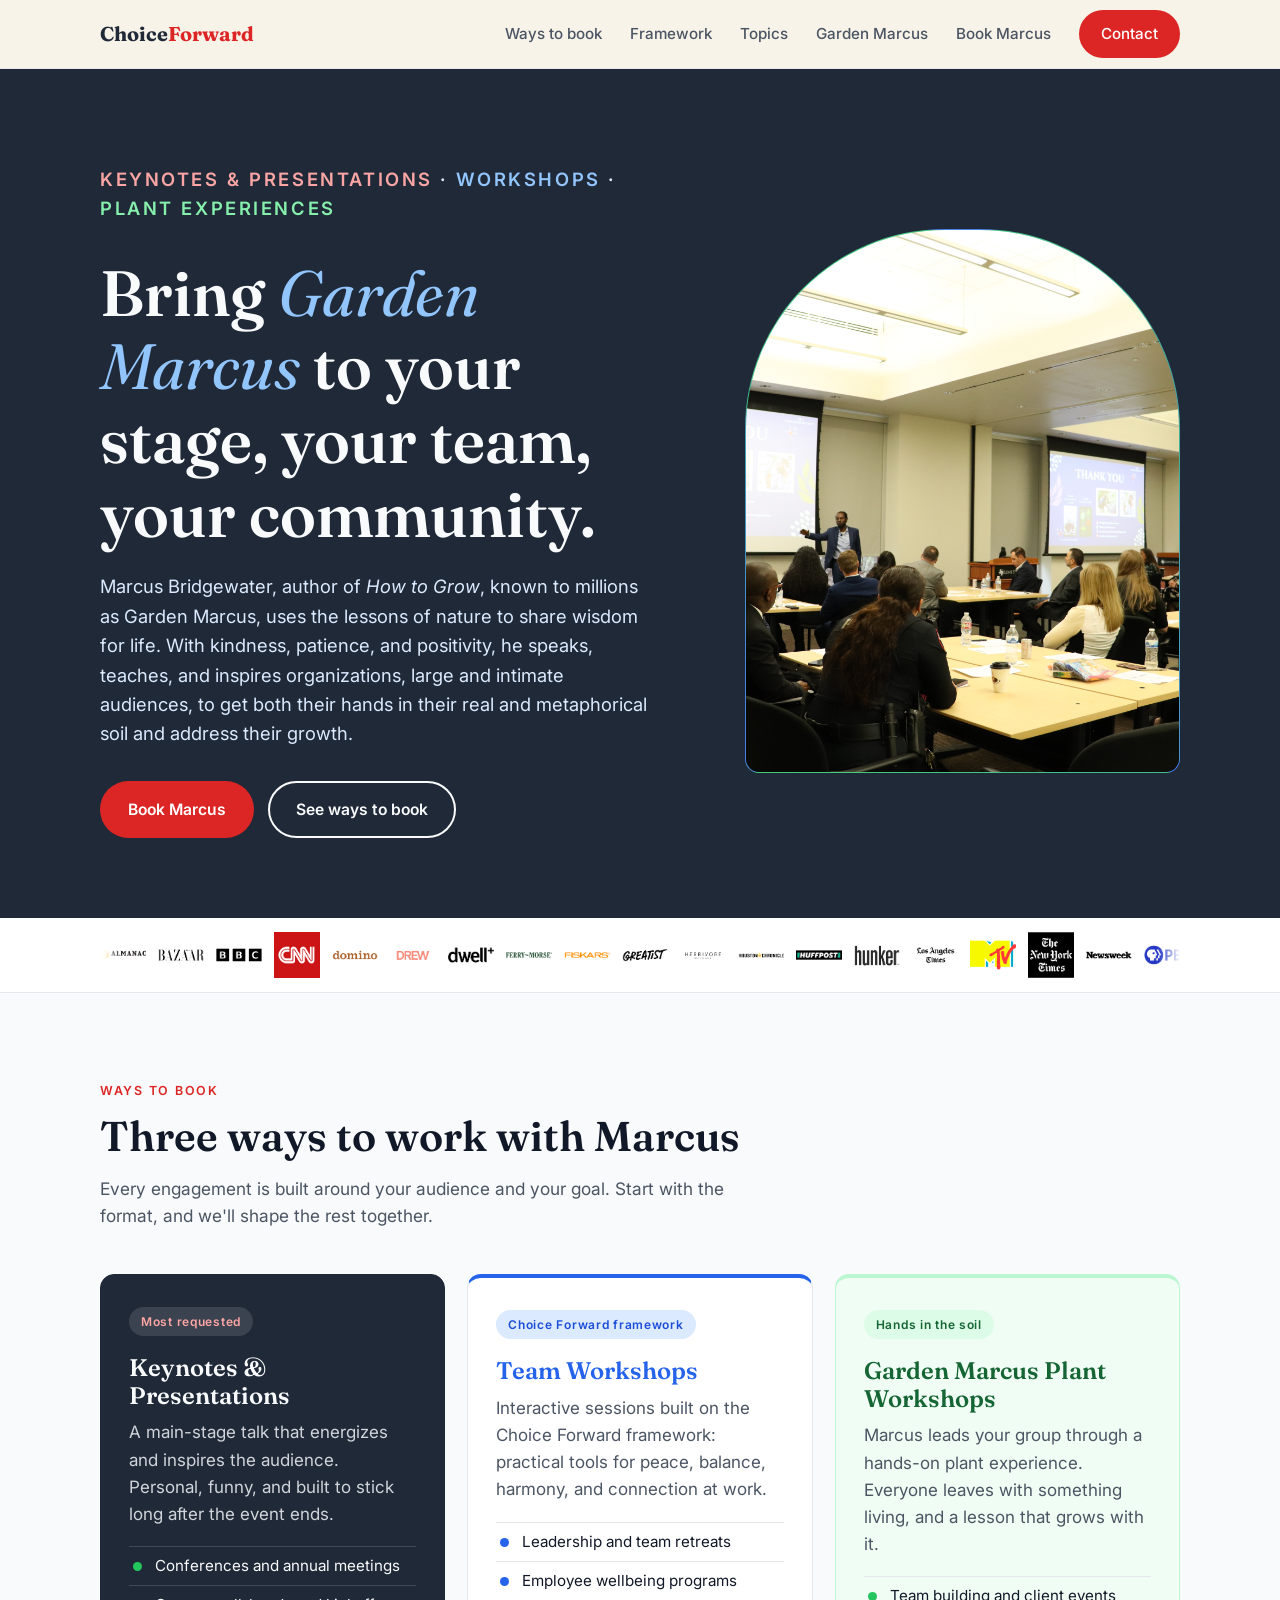
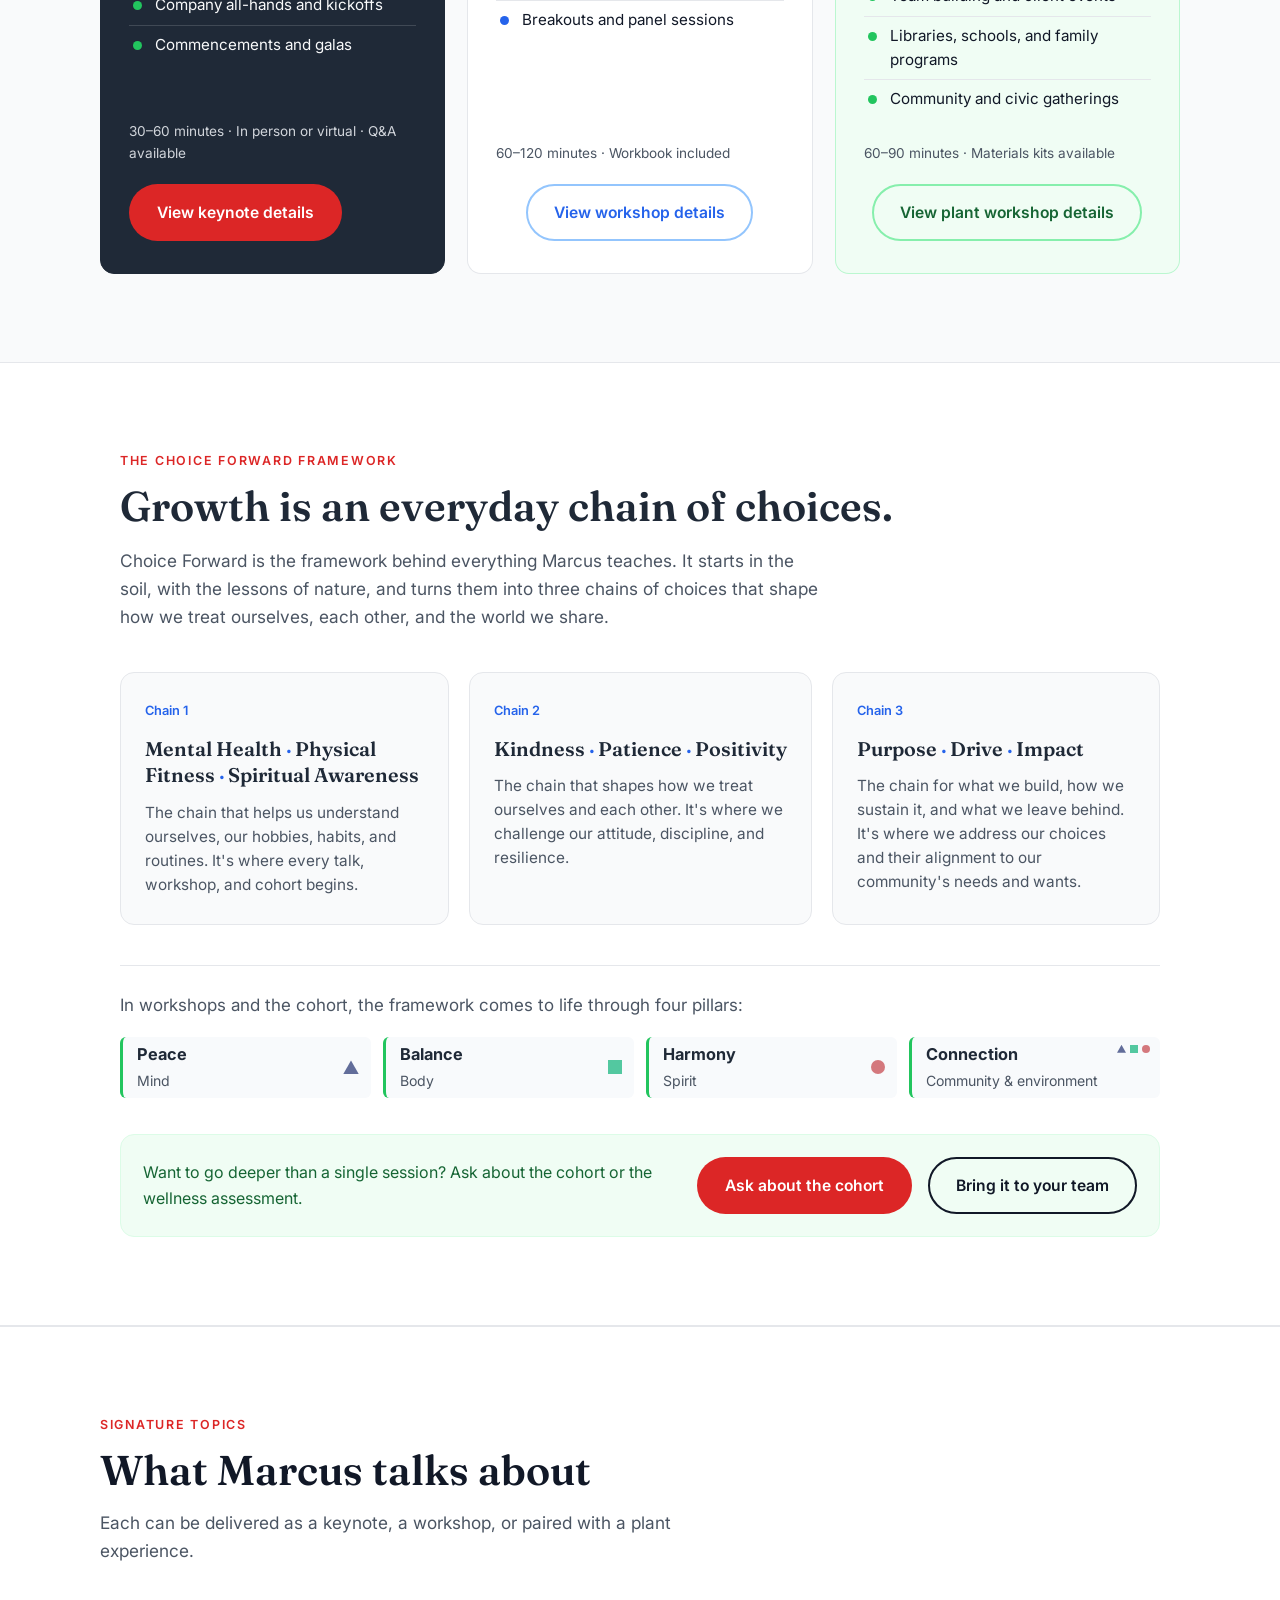
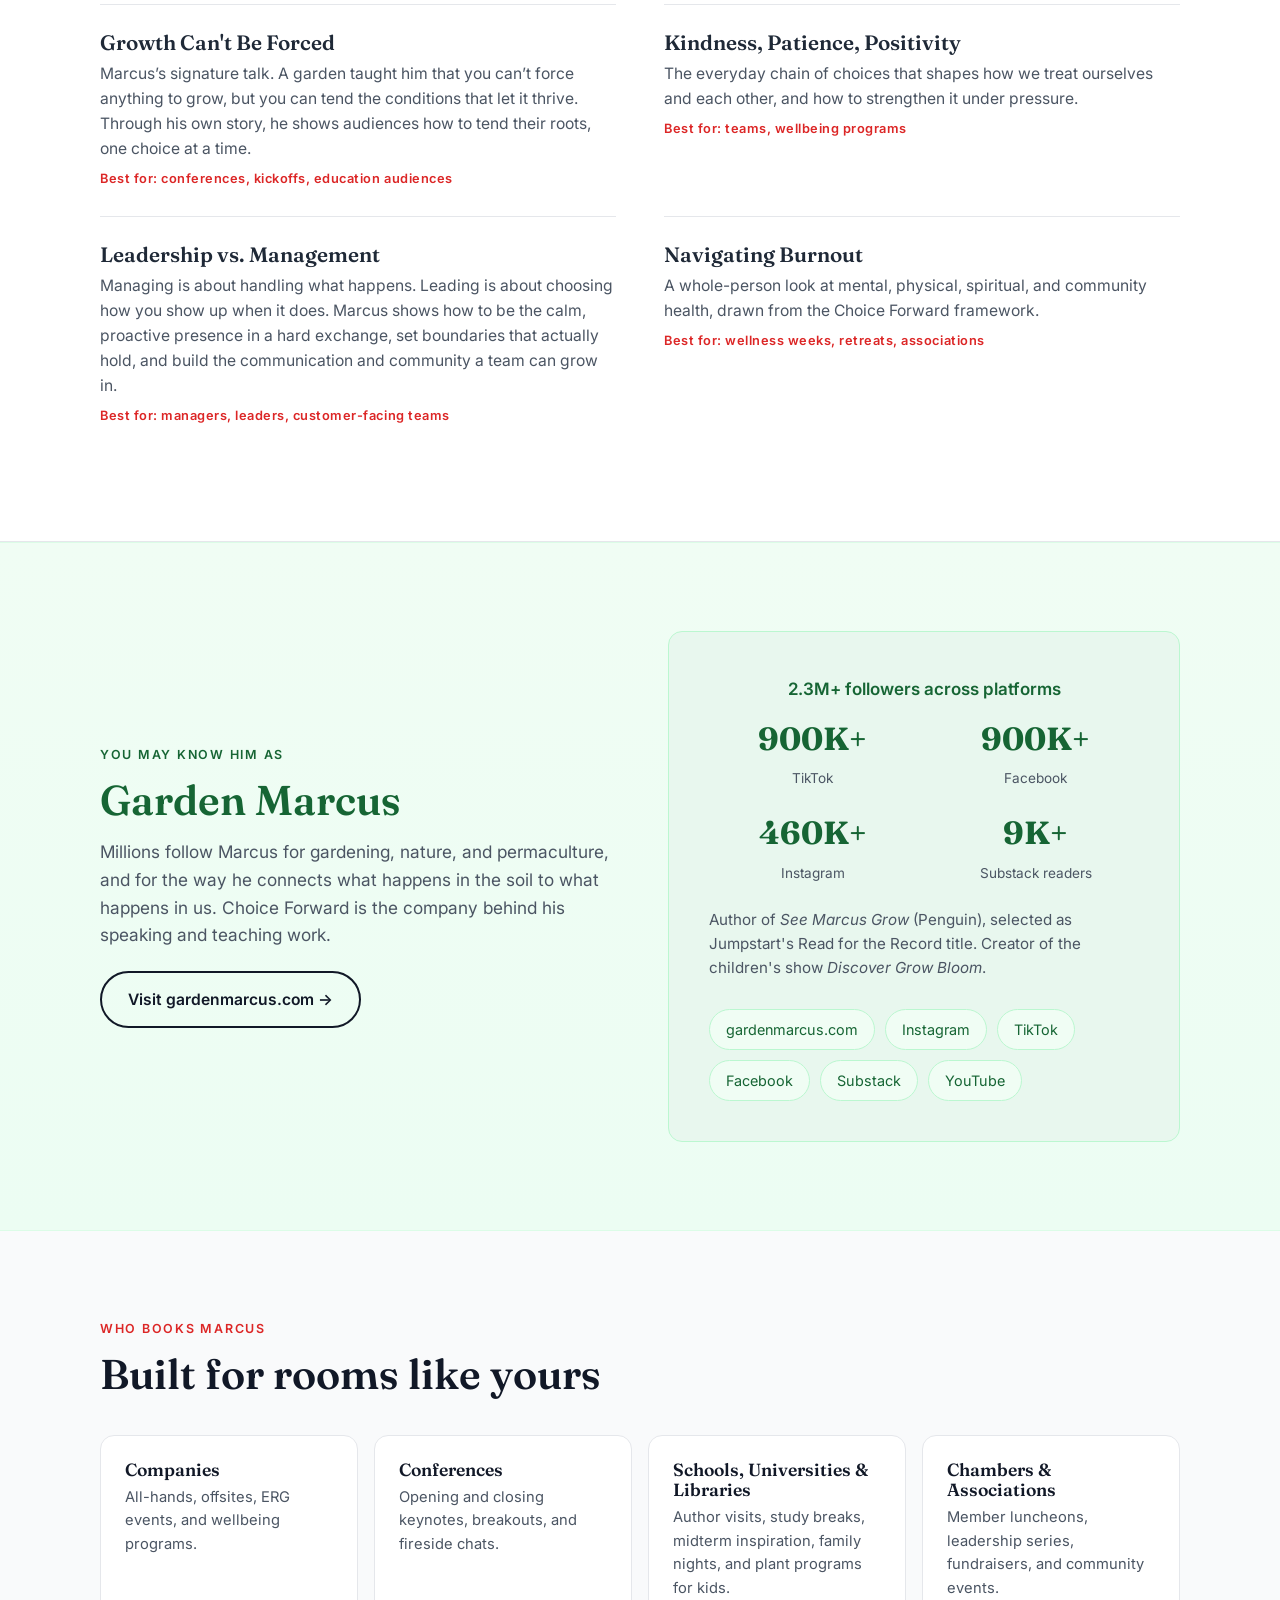
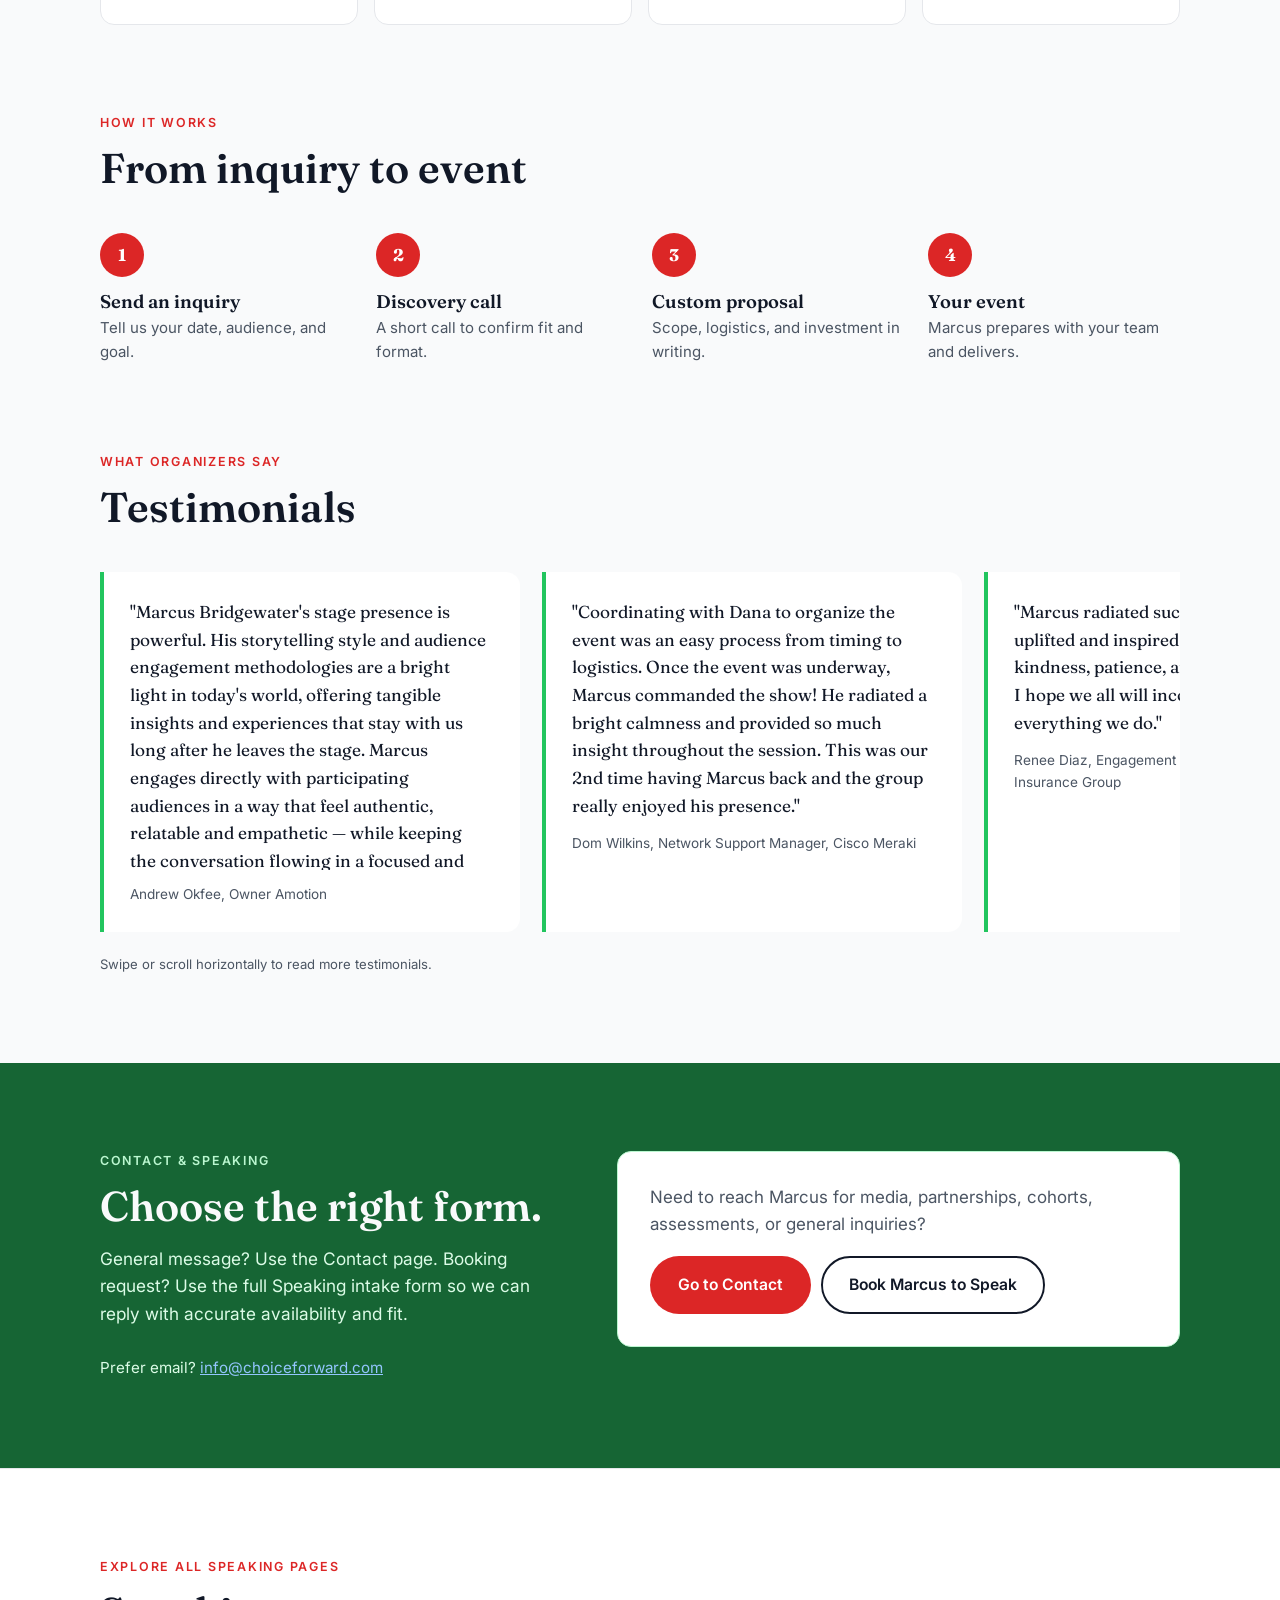
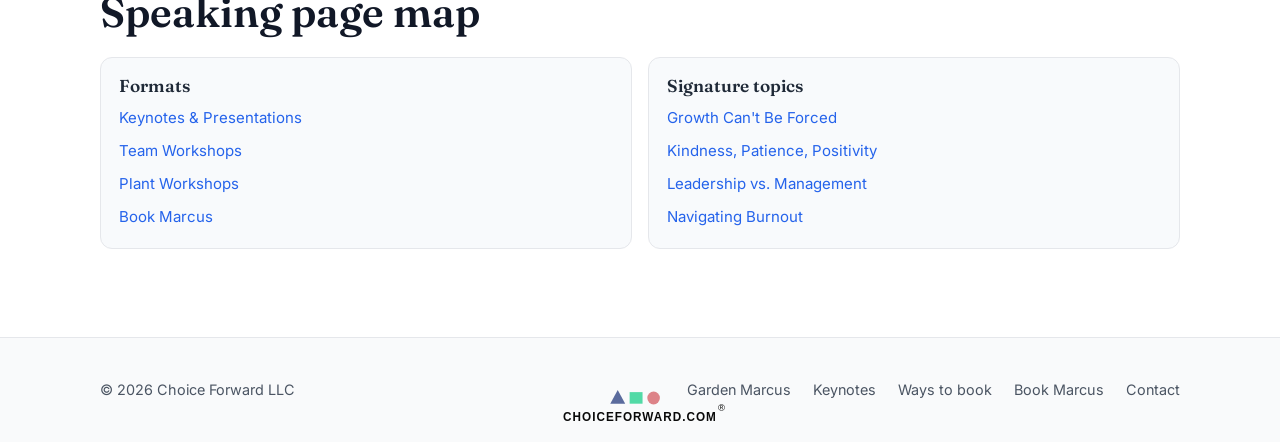
<file: index.html>
<!DOCTYPE html>
<html lang="en">
<head>
  <meta charset="UTF-8" />
  <meta name="viewport" content="width=device-width, initial-scale=1.0" />
  <title>Book Marcus Bridgewater | Choice Forward</title>
  <meta name="description" content="Keynotes, workshops, and hands-on plant workshops with Marcus Bridgewater (Garden Marcus), booked through Choice Forward." />
  <link rel="canonical" href="https://choiceforward.com/index.html" />
  <meta property="og:type" content="website" />
  <meta property="og:url" content="https://choiceforward.com/index.html" />
  <meta property="og:title" content="Book Marcus Bridgewater | Choice Forward" />
  <meta property="og:description" content="Keynotes, workshops, and hands-on plant workshops with Marcus Bridgewater (Garden Marcus), booked through Choice Forward." />
  <meta property="og:image" content="https://choiceforward.com/assets/images/hero/hero-6.jpg" />
  <meta name="twitter:card" content="summary_large_image" />
  <meta name="twitter:title" content="Book Marcus Bridgewater | Choice Forward" />
  <meta name="twitter:description" content="Keynotes, workshops, and hands-on plant workshops with Marcus Bridgewater (Garden Marcus), booked through Choice Forward." />
  <meta name="twitter:image" content="https://choiceforward.com/assets/images/hero/hero-6.jpg" />
  <link rel="icon" type="image/svg+xml" href="assets/images/garden-marcus-logos/choice-forward-favicon.svg" />
  <link rel="apple-touch-icon" href="assets/images/garden-marcus-logos/choice-forward-favicon.svg" />

  <!-- Fonts: swap freely in VS Code -->
  <link rel="preconnect" href="https://fonts.googleapis.com" />
  <link rel="preconnect" href="https://fonts.gstatic.com" crossorigin />
  <link href="https://fonts.googleapis.com/css2?family=Fraunces:opsz,wght@9..144,400;9..144,600;9..144,700&family=Inter:wght@400;500;600&display=swap" rel="stylesheet" />

  <style>
    /* =========================================================
       DESIGN TOKENS — change the whole look from here
       ========================================================= */
    :root {
      --forest: #1f2937;
      --forest-2: #2563eb;
      --moss: #22c55e;
      --leaf-dark: #166534;
      --leaf-soft: #ecfdf3;
      --cream: #f9fafb;
      --paper: #ffffff;
      --clay: #dc2626;
      --clay-dark: #b91c1c;
      --ink: #111827;
      --muted: #4b5563;
      --line: #e5e7eb;
      --cf-logo-blue: #626D9A;
      --cf-logo-green: #53C8A0;
      --cf-logo-red: #D4787D;
      --radius: 14px;
      --max: 1120px;
      --serif: "Fraunces", Georgia, serif;
      --sans: "Inter", system-ui, -apple-system, sans-serif;
    }

    * { box-sizing: border-box; margin: 0; padding: 0; }
    html { scroll-behavior: smooth; }
    body {
      font-family: var(--sans);
      color: var(--ink);
      background: var(--cream);
      line-height: 1.6;
      font-size: 17px;
    }
    img { max-width: 100%; display: block; }
    a { color: inherit; }
    .wrap { max-width: var(--max); margin: 0 auto; padding: 0 20px; }
    h1, h2, h3 { font-family: var(--serif); line-height: 1.15; font-weight: 600; }
    h2 { font-size: clamp(1.9rem, 4vw, 2.6rem); margin-bottom: 14px; }
    .eyebrow {
      font-size: .78rem; letter-spacing: .14em; text-transform: uppercase;
      font-weight: 600; color: var(--clay); margin-bottom: 12px;
    }
    .lede { color: var(--muted); max-width: 640px; font-size: 1.08rem; }
    section { padding: 88px 0; }

    /* Buttons */
    .btn {
      display: inline-block; padding: 14px 26px; border-radius: 999px;
      font-weight: 600; text-decoration: none; font-size: .98rem;
      transition: transform .15s ease, background .15s ease;
      border: 2px solid transparent; cursor: pointer;
    }
    .btn:hover { transform: translateY(-1px); }
    .btn-primary { background: var(--clay); color: #fff; }
    .btn-primary:hover { background: var(--clay-dark); }
    .btn-ghost { border-color: currentColor; color: inherit; background: transparent; }

    /* ---------- NAV ---------- */
    .nav {
      position: sticky; top: 0; z-index: 50;
      background: rgba(247, 242, 232, .92); backdrop-filter: blur(8px);
      border-bottom: 1px solid var(--line);
    }
    .nav .wrap { display: flex; align-items: center; justify-content: space-between; height: 68px; }
    .logo { font-family: var(--serif); font-weight: 700; font-size: 1.25rem; text-decoration: none; color: var(--forest); }
    .logo span { color: var(--clay); }
    .nav ul { display: flex; gap: 28px; list-style: none; align-items: center; }
    .nav ul a { text-decoration: none; font-size: .95rem; font-weight: 500; color: var(--muted); }
    .nav ul a:hover { color: var(--forest); }
    .nav .btn { padding: 10px 20px; color: #fff; }

    /* ---------- HERO ---------- */
    .hero { background: var(--forest); color: var(--cream); padding: 96px 0 80px; overflow: hidden; }
    .hero .wrap { display: grid; grid-template-columns: 1.15fr .85fr; gap: 56px; align-items: center; }
    .hero .eyebrow { color: #dbeafe; }
    .hero .eyebrow .hero-keynote { color: #fca5a5; }
    .hero .eyebrow .hero-workshops { color: #93c5fd; }
    .hero .eyebrow .hero-plant { color: #86efac; }
    .hero h1 { font-size: clamp(2.4rem, 5.6vw, 4rem); margin-bottom: 22px; }
    .hero h1 em { font-style: italic; color: #93c5fd; font-weight: 400; }
    .hero p { font-size: 1.15rem; color: #dbeafe; max-width: 560px; margin-bottom: 32px; }
    .hero .ctas { display: flex; gap: 14px; flex-wrap: wrap; }
    .hero .btn-ghost { color: var(--cream); }
    .hero-carousel {
      aspect-ratio: 4 / 5; border-radius: 200px 200px var(--radius) var(--radius);
      position: relative;
      overflow: hidden;
      background: linear-gradient(160deg, var(--moss), var(--forest-2));
      border: 1px solid rgba(255,255,255,.15);
    }
    .hero-slide {
      position: absolute;
      inset: 0;
      width: 100%;
      height: 100%;
      object-fit: cover;
      opacity: 0;
      transition: opacity .5s ease;
      pointer-events: none;
    }
    .hero-slide.active {
      opacity: 1;
      pointer-events: auto;
    }
    .hero-slide.hero-slide-portrait {
      object-position: center 35%;
    }
    .hero-dots {
      position: absolute;
      left: 50%;
      bottom: 14px;
      transform: translateX(-50%);
      display: flex;
      gap: 8px;
      z-index: 2;
    }
    .hero-dot {
      width: 10px;
      height: 10px;
      border-radius: 50%;
      border: 0;
      padding: 0;
      background: rgba(255, 255, 255, 0.45);
      cursor: pointer;
    }
    .hero-dot.active { background: #fff; }

    /* ---------- PROOF BAR ---------- */
    .proof { padding: 14px 0; background: var(--paper); border-bottom: 1px solid var(--line); }
    .proof .wrap { display: block; }
    .proof-marquee {
      width: 100%;
      overflow: hidden;
      position: relative;
      -webkit-mask-image: linear-gradient(to right, transparent, black 2%, black 98%, transparent);
      mask-image: linear-gradient(to right, transparent, black 2%, black 98%, transparent);
    }
    .proof-track {
      width: max-content;
      display: flex;
      align-items: center;
      gap: 12px;
      animation: proof-scroll 55s linear infinite;
      padding: 0;
    }
    .proof-marquee:hover .proof-track { animation-play-state: paused; }
    .proof-item {
      min-width: 0;
      display: flex;
      align-items: center;
      justify-content: center;
    }
    .proof-item img {
      width: auto;
      max-width: 190px;
      height: 46px;
      object-fit: contain;
      filter: none;
      opacity: 1;
      display: block;
    }
    .proof-item.tight img,
    .proof-item.wide img {
      max-width: 190px;
      height: 46px;
    }
    @keyframes proof-scroll {
      from { transform: translateX(0); }
      to { transform: translateX(calc(-50% - 7px)); }
    }

    /* ---------- OFFERS ---------- */
    .offers-grid { display: grid; grid-template-columns: repeat(3, 1fr); gap: 22px; margin-top: 44px; }
    .card {
      background: var(--paper); border: 1px solid var(--line); border-radius: var(--radius);
      padding: 32px 28px; display: flex; flex-direction: column;
    }
    .card .tag {
      align-self: flex-start; font-size: .75rem; font-weight: 600; letter-spacing: .06em;
      padding: 5px 12px; border-radius: 999px; background: #eff6ff; color: var(--forest-2); margin-bottom: 18px;
    }
    .card h3 { font-size: 1.5rem; margin-bottom: 10px; color: var(--forest); }
    .card p { color: var(--muted); margin-bottom: 18px; }
    .card ul { list-style: none; margin-bottom: 24px; flex-grow: 1; }
    .card li { padding: 7px 0 7px 26px; position: relative; border-top: 1px solid var(--line); font-size: .95rem; }
    .card li::before { content: ""; position: absolute; left: 4px; top: 15px; width: 9px; height: 9px; border-radius: 50%; background: var(--moss); }
    .card .meta { font-size: .85rem; color: var(--muted); margin-bottom: 20px; }
    .card .btn { align-self: flex-start; }
    .card .btn.center-cta { align-self: center; text-align: center; }
    .card.featured { background: var(--forest); color: var(--cream); border-color: var(--forest); }
    .card.featured h3 { color: var(--cream); }
    .card.featured p, .card.featured .meta { color: #d1d5db; }
    .card.featured li { border-color: rgba(255,255,255,.15); }
    .card.featured .tag { background: rgba(255,255,255,.12); color: #fca5a5; }

    .card-keynote {
      background: var(--clay);
      color: var(--cream);
      border-color: var(--clay);
    }
    .card-keynote h3 { color: var(--cream); }
    .card-keynote p, .card-keynote .meta { color: #fee2e2; }
    .card-keynote li { border-color: rgba(255,255,255,.2); }
    .card-keynote .tag { background: rgba(255,255,255,.14); color: #fee2e2; }

    .card-workshop {
      border-top: 4px solid var(--forest-2);
    }
    .card-workshop h3 { color: var(--forest-2); }
    .card-workshop .tag { background: #dbeafe; color: #1d4ed8; }
    .card-workshop .tag a { color: inherit; text-decoration: none; }
    .card-workshop li::before { background: var(--forest-2); }
    .card-workshop .btn-ghost { color: var(--forest-2); border-color: #93c5fd; }

    .card-plant {
      border-top: 4px solid var(--moss);
      background: #f0fdf4;
      border-color: #bbf7d0;
    }
    .card-plant h3 { color: var(--leaf-dark); }
    .card-plant .tag { background: #dcfce7; color: var(--leaf-dark); }
    .card-plant li::before { background: var(--moss); }
    .card-plant .btn-ghost { color: var(--leaf-dark); border-color: #86efac; }

    /* ---------- FRAMEWORK ---------- */
    .cf-fw {
      background: var(--paper);
      border-top: 1px solid var(--line);
      border-bottom: 1px solid var(--line);
    }
    .cf-fw .wrap {
      max-width: 1080px;
    }
    .cf-fw__eyebrow {
      font-size: .78rem;
      letter-spacing: .14em;
      text-transform: uppercase;
      font-weight: 600;
      color: var(--clay);
      margin-bottom: 12px;
    }
    .cf-fw__title {
      font-size: clamp(1.9rem, 4vw, 2.6rem);
      line-height: 1.15;
      margin: 0 0 16px;
      color: var(--forest);
    }
    .cf-fw__intro {
      color: var(--muted);
      max-width: 700px;
      font-size: 1.08rem;
      margin: 0 0 42px;
    }
    .cf-fw__chains {
      display: grid;
      grid-template-columns: repeat(3, 1fr);
      gap: 20px;
    }
    .cf-fw__chain {
      background: var(--cream);
      border: 1px solid var(--line);
      border-radius: var(--radius);
      padding: 28px 24px;
      position: relative;
    }
    .cf-fw__num {
      font-size: .8rem;
      color: var(--forest-2);
      font-weight: 600;
      margin: 0 0 14px;
    }
    .cf-fw__words {
      font-size: 1.24rem;
      font-weight: 600;
      line-height: 1.35;
      margin: 0 0 12px;
      color: var(--forest);
    }
    .cf-fw__words span {
      color: var(--forest-2);
      padding: 0 4px;
    }
    .cf-fw__desc {
      margin: 0;
      line-height: 1.55;
      color: var(--muted);
      font-size: .96rem;
    }
    .cf-fw__chain--next {
      background: #f0fdf4;
      border-color: #bbf7d0;
      border-style: dashed;
    }
    .cf-fw__chain--next .cf-fw__words {
      color: var(--leaf-dark);
    }
    .cf-fw__tag {
      position: absolute;
      top: 22px;
      right: 18px;
      font-size: .7rem;
      text-transform: uppercase;
      letter-spacing: .08em;
      font-weight: 600;
      border: 1px solid #bbf7d0;
      border-radius: 999px;
      padding: 3px 10px;
      color: var(--leaf-dark);
      background: #dcfce7;
    }
    .cf-fw__pillars {
      margin-top: 40px;
      padding-top: 26px;
      border-top: 1px solid var(--line);
    }
    .cf-fw__pillars-lead {
      margin: 0 0 18px;
      color: var(--muted);
      line-height: 1.55;
    }
    .cf-fw__pillar-row {
      display: grid;
      grid-template-columns: repeat(4, 1fr);
      gap: 12px;
      list-style: none;
      padding: 0;
      margin: 0;
    }
    .cf-fw__pillar-row li {
      border-left: 3px solid var(--moss);
      padding: 4px 0 4px 14px;
      background: #f8fafc;
      border-radius: 6px;
      position: relative;
    }
    .cf-fw__pillar-row strong {
      display: block;
      font-size: 1.02rem;
      color: var(--forest);
    }
    .cf-fw__pillar-row small {
      color: var(--muted);
      font-size: .88rem;
    }
    .cf-fw__shape {
      position: absolute;
      right: 12px;
      top: 50%;
      transform: translateY(-50%);
      pointer-events: none;
      z-index: 1;
    }
    .cf-fw__shape--triangle {
      width: 16px;
      height: 14px;
      background: var(--cf-logo-blue);
      clip-path: polygon(50% 0%, 0% 100%, 100% 100%);
    }
    .cf-fw__shape--square {
      width: 14px;
      height: 14px;
      background: var(--cf-logo-green);
    }
    .cf-fw__shape--circle {
      width: 14px;
      height: 14px;
      border-radius: 50%;
      background: var(--cf-logo-red);
    }
    .cf-fw__shape-set {
      position: absolute;
      right: 10px;
      top: 8px;
      display: inline-flex;
      align-items: center;
      gap: 4px;
      pointer-events: none;
      z-index: 1;
    }
    .cf-fw__shape-set .cf-fw__shape--triangle {
      width: 9px;
      height: 8px;
    }
    .cf-fw__shape-set .cf-fw__shape--square,
    .cf-fw__shape-set .cf-fw__shape--circle {
      width: 8px;
      height: 8px;
    }
    .cf-fw__cta {
      margin-top: 36px;
      display: flex;
      flex-wrap: wrap;
      align-items: center;
      gap: 12px 16px;
      padding: 22px;
      border: 1px solid #dcfce7;
      border-radius: var(--radius);
      background: #f0fdf4;
    }
    .cf-fw__cta p {
      margin: 0;
      flex: 1 1 320px;
      font-size: 1rem;
      color: var(--leaf-dark);
    }

    /* ---------- TOPICS ---------- */
    .topics { background: var(--paper); border-top: 1px solid var(--line); border-bottom: 1px solid var(--line); }
    .topics-grid { display: grid; grid-template-columns: repeat(2, 1fr); gap: 0 48px; margin-top: 40px; }
    .topic { padding: 26px 0; border-top: 1px solid var(--line); }
    .topic h3 { font-size: 1.3rem; margin-bottom: 6px; color: var(--forest); }
    .topic h3 a { color: inherit; text-decoration: none; }
    .topic h3 a:hover { text-decoration: underline; text-underline-offset: 3px; }
    .topic p { color: var(--muted); font-size: .98rem; }
    .topic .for { font-size: .8rem; font-weight: 600; color: var(--clay); margin-top: 8px; letter-spacing: .04em; }

    /* ---------- GARDEN MARCUS BRIDGE ---------- */
    .gm {
      background: linear-gradient(180deg, #f0fdf4 0%, var(--leaf-soft) 100%);
      border-top: 1px solid #dcfce7;
      border-bottom: 1px solid #dcfce7;
    }
    .gm .wrap { display: grid; grid-template-columns: 1fr 1fr; gap: 56px; align-items: center; }
    .gm .eyebrow { color: var(--leaf-dark); }
    .gm h2 { color: var(--leaf-dark); }
    .gm-panel {
      border-radius: var(--radius); padding: 40px; background: #e8f7ee;
      border: 1px solid #bbf7d0;
    }
    .stats-headline {
      font-weight: 600;
      color: var(--leaf-dark);
      margin-top: 4px;
      margin-bottom: 10px;
      text-align: center;
    }
    .stats { display: grid; grid-template-columns: repeat(2, 1fr); gap: 16px; margin-top: 8px; }
    .stat { text-align: center; }
    .stat b { display: block; font-family: var(--serif); font-size: 2rem; color: var(--leaf-dark); }
    .stat span { font-size: .85rem; color: var(--muted); }
    .gm-panel .links { margin-top: 28px; display: flex; flex-wrap: wrap; gap: 10px; }
    .gm-panel .links a { font-size: .9rem; padding: 8px 16px; border-radius: 999px; background: #f0fdf4; color: var(--leaf-dark); text-decoration: none; border: 1px solid #bbf7d0; }

    /* ---------- AUDIENCES ---------- */
    .aud-grid { display: grid; grid-template-columns: repeat(4, 1fr); gap: 16px; margin-top: 36px; }
    .aud { padding: 24px; border-radius: var(--radius); background: var(--paper); border: 1px solid var(--line); }
    .aud h3 { font-size: 1.1rem; margin-bottom: 6px; }
    .aud p { font-size: .92rem; color: var(--muted); }

    /* ---------- PROCESS ---------- */
    .steps { display: grid; grid-template-columns: repeat(4, 1fr); gap: 24px; margin-top: 40px; counter-reset: step; }
    .step { counter-increment: step; }
    .step::before {
      content: counter(step); display: grid; place-items: center; width: 44px; height: 44px; border-radius: 50%;
      background: var(--clay); color: #fff; font-family: var(--serif); font-weight: 700; margin-bottom: 14px;
    }
    .step h3 { font-size: 1.15rem; margin-bottom: 4px; }
    .step p { font-size: .94rem; color: var(--muted); }

    /* ---------- TESTIMONIALS (placeholders) ---------- */
    .quotes {
      display: flex;
      gap: 22px;
      align-items: stretch;
      margin-top: 36px;
      overflow-x: auto;
      padding: 4px 2px 12px;
      scroll-snap-type: x mandatory;
      -webkit-overflow-scrolling: touch;
    }
    .quotes::-webkit-scrollbar { height: 10px; }
    .quotes::-webkit-scrollbar-thumb { background: #cbd5e1; border-radius: 999px; }
    .quote {
      background: var(--paper);
      border-left: 4px solid var(--moss);
      padding: 26px;
      border-radius: 0 var(--radius) var(--radius) 0;
      min-width: min(420px, 88vw);
      flex: 0 0 min(420px, 88vw);
      scroll-snap-align: start;
      height: 360px;
      display: flex;
      flex-direction: column;
    }
    .quote p {
      font-family: var(--serif);
      font-size: 1.08rem;
      margin-bottom: 14px;
      overflow-y: auto;
      padding-right: 6px;
    }
    .quote p::-webkit-scrollbar { width: 8px; }
    .quote p::-webkit-scrollbar-thumb { background: #cbd5e1; border-radius: 999px; }
    .quote cite { font-style: normal; font-size: .85rem; color: var(--muted); }
    .testimonials-note { margin-top: 10px; font-size: .82rem; color: var(--muted); }

    /* ---------- BOOKING FORM ---------- */
    .book { background: var(--leaf-dark); color: var(--cream); }
    .book .wrap { display: grid; grid-template-columns: .9fr 1.1fr; gap: 56px; align-items: start; }
    .book .eyebrow { color: #bbf7d0; }
    .book .lede { color: #dcfce7; }
    .book form { background: var(--paper); color: var(--ink); border-radius: var(--radius); padding: 32px; display: grid; grid-template-columns: 1fr 1fr; gap: 16px; }
    .field { display: flex; flex-direction: column; gap: 6px; }
    .field.full { grid-column: 1 / -1; }
    label { font-size: .85rem; font-weight: 600; }
    input, select, textarea {
      font: inherit; font-size: .95rem; padding: 12px 14px; border-radius: 10px;
      border: 1px solid var(--line); background: #fff; color: var(--ink);
    }
    input:focus, select:focus, textarea:focus { outline: 2px solid var(--moss); border-color: var(--moss); }
    textarea { min-height: 110px; resize: vertical; }
    .book form .btn { grid-column: 1 / -1; justify-self: start; }
    .book .direct { margin-top: 28px; font-size: .95rem; color: #dcfce7; }
    .book .direct a { color: #93c5fd; }
    .book-cta-panel {
      background: var(--paper);
      color: var(--ink);
      border-radius: var(--radius);
      padding: 32px;
      border: 1px solid #bbf7d0;
    }
    .book-cta-panel p { color: var(--muted); margin-bottom: 18px; }
    .book-cta-panel .ctas { display: flex; flex-wrap: wrap; gap: 10px; }

    /* ---------- INTERNAL LINK MAP ---------- */
    .link-map {
      background: var(--paper);
      border-top: 1px solid var(--line);
      border-bottom: 1px solid var(--line);
    }
    .link-map-grid {
      margin-top: 20px;
      display: grid;
      grid-template-columns: repeat(2, 1fr);
      gap: 16px;
    }
    .link-map-card {
      background: #f8fafc;
      border: 1px solid var(--line);
      border-radius: 12px;
      padding: 18px;
    }
    .link-map-card h3 {
      font-size: 1.08rem;
      margin-bottom: 8px;
      color: var(--forest);
    }
    .link-map-card ul {
      list-style: none;
      margin: 0;
      padding: 0;
      display: grid;
      gap: 6px;
    }
    .link-map-card a {
      text-decoration: none;
      color: var(--forest-2);
      font-size: .94rem;
    }
    .link-map-card a:hover { text-decoration: underline; }

    /* ---------- FOOTER ---------- */
    footer {
      position: relative;
      padding: 40px 0;
      font-size: .9rem;
      color: var(--muted);
    }
    footer .wrap { display: flex; flex-wrap: wrap; justify-content: space-between; gap: 16px; }
    footer a { text-decoration: none; margin-left: 18px; }
    footer a:hover { color: var(--forest); }
    .footer-center-logo {
      position: absolute;
      left: 50%;
      bottom: 6px;
      transform: translateX(-50%);
      display: block;
      width: clamp(112px, 14vw, 170px);
      height: auto;
      opacity: .96;
      pointer-events: none;
    }

    /* ---------- RESPONSIVE ---------- */
    @media (max-width: 900px) {
      .hero .wrap, .gm .wrap, .book .wrap { grid-template-columns: 1fr; }
      .hero-carousel { max-width: 360px; }
      .offers-grid { grid-template-columns: 1fr; }
      .cf-fw__chains { grid-template-columns: 1fr; }
      .aud-grid, .steps { grid-template-columns: repeat(2, 1fr); }
      .topics-grid { grid-template-columns: 1fr; }
      .link-map-grid { grid-template-columns: 1fr; }
      .proof-item { min-width: 0; }
      .nav ul li:nth-child(-n+4) { display: none; }
    }
    @media (max-width: 560px) {
      section { padding: 64px 0; }
      .aud-grid, .steps { grid-template-columns: 1fr; }
      .proof-item { min-width: 0; }
      .book form { grid-template-columns: 1fr; padding: 22px; }
      .stats { grid-template-columns: 1fr 1fr; }
      .cf-fw__pillar-row { grid-template-columns: repeat(2, 1fr); row-gap: 12px; }
      .quote { height: 400px; }
      footer a { margin: 0 14px 0 0; }
      .footer-center-logo { width: 112px; }
    }
  </style>
</head>
<body>

  <!-- ===================== NAV ===================== -->
  <nav class="nav">
    <div class="wrap">
      <a href="index.html" class="logo">Choice<span>Forward</span></a>
      <ul>
        <li><a href="#offers">Ways to book</a></li>
        <li><a href="#framework">Framework</a></li>
        <li><a href="#topics">Topics</a></li>
        <li><a href="#garden-marcus">Garden Marcus</a></li>
        <li><a href="book.html">Book Marcus</a></li>
        <li><a href="contact.html" class="btn btn-primary">Contact</a></li>
      </ul>
    </div>
  </nav>

  <!-- ===================== HERO ===================== -->
  <header class="hero">
    <div class="wrap">
      <div>
        <p class="eyebrow"><span class="hero-keynote">Keynotes &amp; Presentations</span> · <span class="hero-workshops">Workshops</span> · <span class="hero-plant">Plant Experiences</span></p>
        <h1>Bring <em>Garden Marcus</em> to your stage, your team, your community.</h1>
        <p>Marcus Bridgewater, author of <em>How to Grow</em>, known to millions as Garden Marcus, uses the lessons of nature to share wisdom for life. With kindness, patience, and positivity, he speaks, teaches, and inspires organizations, large and intimate audiences, to get both their hands in their real and metaphorical soil and address their growth.</p>
        <div class="ctas">
          <a href="book.html" class="btn btn-primary">Book Marcus</a>
          <a href="#offers" class="btn btn-ghost">See ways to book</a>
        </div>
      </div>
      <div class="hero-carousel" aria-label="Photos of Marcus Bridgewater speaking">
        <img src="assets/images/hero/hero-6.jpg" alt="Marcus Bridgewater in a speaking moment" class="hero-slide active" loading="lazy" />
      </div>
    </div>
  </header>

  <!-- ===================== PROOF BAR ===================== -->
  <div class="proof">
    <div class="wrap">
      <div class="proof-marquee" aria-label="Logos of publications and partners">
        <div class="proof-track">
          <div class="proof-item"><img src="assets/images/garden-marcus-logos/almanac.png" alt="Almanac logo" loading="lazy" /></div>
          <div class="proof-item"><img src="assets/images/garden-marcus-logos/bazaar.png" alt="Bazaar logo" loading="lazy" /></div>
          <div class="proof-item tight"><img src="assets/images/garden-marcus-logos/bbc.png" alt="BBC logo" loading="lazy" /></div>
          <div class="proof-item tight"><img src="assets/images/garden-marcus-logos/cnn.png" alt="CNN logo" loading="lazy" /></div>
          <div class="proof-item"><img src="assets/images/garden-marcus-logos/domino.png" alt="Domino logo" loading="lazy" /></div>
          <div class="proof-item wide"><img src="assets/images/garden-marcus-logos/drew-barrymore.png" alt="Drew Barrymore logo" loading="lazy" /></div>
          <div class="proof-item"><img src="assets/images/garden-marcus-logos/dwell.png" alt="Dwell logo" loading="lazy" /></div>
          <div class="proof-item"><img src="assets/images/garden-marcus-logos/ferry-morse.png" alt="Ferry Morse logo" loading="lazy" /></div>
          <div class="proof-item"><img src="assets/images/garden-marcus-logos/fiskars.png" alt="Fiskars logo" loading="lazy" /></div>
          <div class="proof-item"><img src="assets/images/garden-marcus-logos/greatist.png" alt="Greatist logo" loading="lazy" /></div>
          <div class="proof-item"><img src="assets/images/garden-marcus-logos/herbivore.png" alt="Herbivore logo" loading="lazy" /></div>
          <div class="proof-item wide"><img src="assets/images/garden-marcus-logos/houston-chronicle.png" alt="Houston Chronicle logo" loading="lazy" /></div>
          <div class="proof-item"><img src="assets/images/garden-marcus-logos/huffpost.png" alt="HuffPost logo" loading="lazy" /></div>
          <div class="proof-item"><img src="assets/images/garden-marcus-logos/hunker.png" alt="Hunker logo" loading="lazy" /></div>
          <div class="proof-item wide"><img src="assets/images/garden-marcus-logos/los-angeles-times.png" alt="Los Angeles Times logo" loading="lazy" /></div>
          <div class="proof-item tight"><img src="assets/images/garden-marcus-logos/mtv.png" alt="MTV logo" loading="lazy" /></div>
          <div class="proof-item wide"><img src="assets/images/garden-marcus-logos/new-york-times.png" alt="The New York Times logo" loading="lazy" /></div>
          <div class="proof-item"><img src="assets/images/garden-marcus-logos/newsweek.png" alt="Newsweek logo" loading="lazy" /></div>
          <div class="proof-item tight"><img src="assets/images/garden-marcus-logos/pbs.png" alt="PBS logo" loading="lazy" /></div>
          <div class="proof-item tight"><img src="assets/images/garden-marcus-logos/rei.png" alt="REI logo" loading="lazy" /></div>
          <div class="proof-item wide"><img src="assets/images/garden-marcus-logos/texas-monthly.png" alt="Texas Monthly logo" loading="lazy" /></div>
          <div class="proof-item wide"><img src="assets/images/garden-marcus-logos/texas-standard.png" alt="Texas Standard logo" loading="lazy" /></div>
          <div class="proof-item"><img src="assets/images/garden-marcus-logos/today.png" alt="Today logo" loading="lazy" /></div>
          <div class="proof-item wide"><img src="assets/images/garden-marcus-logos/universal-music-group.png" alt="Universal Music Group logo" loading="lazy" /></div>
          <div class="proof-item"><img src="assets/images/garden-marcus-logos/vogue.png" alt="Vogue logo" loading="lazy" /></div>
          <div class="proof-item"><img src="assets/images/garden-marcus-logos/walmart.png" alt="Walmart logo" loading="lazy" /></div>

          <div class="proof-item"><img src="assets/images/garden-marcus-logos/almanac.png" alt="Almanac logo" loading="lazy" /></div>
          <div class="proof-item"><img src="assets/images/garden-marcus-logos/bazaar.png" alt="Bazaar logo" loading="lazy" /></div>
          <div class="proof-item tight"><img src="assets/images/garden-marcus-logos/bbc.png" alt="BBC logo" loading="lazy" /></div>
          <div class="proof-item tight"><img src="assets/images/garden-marcus-logos/cnn.png" alt="CNN logo" loading="lazy" /></div>
          <div class="proof-item"><img src="assets/images/garden-marcus-logos/domino.png" alt="Domino logo" loading="lazy" /></div>
          <div class="proof-item wide"><img src="assets/images/garden-marcus-logos/drew-barrymore.png" alt="Drew Barrymore logo" loading="lazy" /></div>
          <div class="proof-item"><img src="assets/images/garden-marcus-logos/dwell.png" alt="Dwell logo" loading="lazy" /></div>
          <div class="proof-item"><img src="assets/images/garden-marcus-logos/ferry-morse.png" alt="Ferry Morse logo" loading="lazy" /></div>
          <div class="proof-item"><img src="assets/images/garden-marcus-logos/fiskars.png" alt="Fiskars logo" loading="lazy" /></div>
          <div class="proof-item"><img src="assets/images/garden-marcus-logos/greatist.png" alt="Greatist logo" loading="lazy" /></div>
          <div class="proof-item"><img src="assets/images/garden-marcus-logos/herbivore.png" alt="Herbivore logo" loading="lazy" /></div>
          <div class="proof-item wide"><img src="assets/images/garden-marcus-logos/houston-chronicle.png" alt="Houston Chronicle logo" loading="lazy" /></div>
          <div class="proof-item"><img src="assets/images/garden-marcus-logos/huffpost.png" alt="HuffPost logo" loading="lazy" /></div>
          <div class="proof-item"><img src="assets/images/garden-marcus-logos/hunker.png" alt="Hunker logo" loading="lazy" /></div>
          <div class="proof-item wide"><img src="assets/images/garden-marcus-logos/los-angeles-times.png" alt="Los Angeles Times logo" loading="lazy" /></div>
          <div class="proof-item tight"><img src="assets/images/garden-marcus-logos/mtv.png" alt="MTV logo" loading="lazy" /></div>
          <div class="proof-item wide"><img src="assets/images/garden-marcus-logos/new-york-times.png" alt="The New York Times logo" loading="lazy" /></div>
          <div class="proof-item"><img src="assets/images/garden-marcus-logos/newsweek.png" alt="Newsweek logo" loading="lazy" /></div>
          <div class="proof-item tight"><img src="assets/images/garden-marcus-logos/pbs.png" alt="PBS logo" loading="lazy" /></div>
          <div class="proof-item tight"><img src="assets/images/garden-marcus-logos/rei.png" alt="REI logo" loading="lazy" /></div>
          <div class="proof-item wide"><img src="assets/images/garden-marcus-logos/texas-monthly.png" alt="Texas Monthly logo" loading="lazy" /></div>
          <div class="proof-item wide"><img src="assets/images/garden-marcus-logos/texas-standard.png" alt="Texas Standard logo" loading="lazy" /></div>
          <div class="proof-item"><img src="assets/images/garden-marcus-logos/today.png" alt="Today logo" loading="lazy" /></div>
          <div class="proof-item wide"><img src="assets/images/garden-marcus-logos/universal-music-group.png" alt="Universal Music Group logo" loading="lazy" /></div>
          <div class="proof-item"><img src="assets/images/garden-marcus-logos/vogue.png" alt="Vogue logo" loading="lazy" /></div>
          <div class="proof-item"><img src="assets/images/garden-marcus-logos/walmart.png" alt="Walmart logo" loading="lazy" /></div>
        </div>
      </div>
    </div>
  </div>

  <!-- ===================== OFFERS ===================== -->
  <section id="offers">
    <div class="wrap">
      <p class="eyebrow">Ways to book</p>
      <h2>Three ways to work with Marcus</h2>
      <p class="lede">Every engagement is built around your audience and your goal. Start with the format, and we'll shape the rest together.</p>

      <div class="offers-grid">
        <!-- Keynote -->
        <article class="card featured card-keynote">
          <span class="tag">Most requested</span>
          <h3>Keynotes &amp; Presentations</h3>
          <p>A main-stage talk that energizes and inspires the audience. Personal, funny, and built to stick long after the event ends.</p>
          <ul>
            <li>Conferences and annual meetings</li>
            <li>Company all-hands and kickoffs</li>
            <li>Commencements and galas</li>
          </ul>
          <p class="meta">30–60 minutes · In person or virtual · Q&amp;A available</p>
          <a href="keynotes.html" class="btn btn-primary">View keynote details</a>
        </article>

        <!-- Presentations / workshops -->
        <article class="card card-workshop">
          <span class="tag"><a href="#framework">Choice Forward framework</a></span>
          <h3>Team Workshops</h3>
          <p>Interactive sessions built on the Choice Forward framework: practical tools for peace, balance, harmony, and connection at work.</p>
          <ul>
            <li>Leadership and team retreats</li>
            <li>Employee wellbeing programs</li>
            <li>Breakouts and panel sessions</li>
          </ul>
          <p class="meta">60–120 minutes · Workbook included</p>
          <a href="workshops.html" class="btn btn-ghost center-cta">View workshop details</a>
        </article>

        <!-- Plant workshops -->
        <article class="card card-plant">
          <span class="tag">Hands in the soil</span>
          <h3>Garden Marcus Plant Workshops</h3>
          <p>Marcus leads your group through a hands-on plant experience. Everyone leaves with something living, and a lesson that grows with it.</p>
          <ul>
            <li>Team building and client events</li>
            <li>Libraries, schools, and family programs</li>
            <li>Community and civic gatherings</li>
          </ul>
          <p class="meta">60–90 minutes · Materials kits available</p>
          <a href="plant-workshops.html" class="btn btn-ghost center-cta">View plant workshop details</a>
        </article>
      </div>
    </div>
  </section>

  <!-- ===================== FRAMEWORK ===================== -->
  <section id="framework" class="cf-fw" aria-labelledby="cf-fw-title">
    <div class="wrap">
      <p class="cf-fw__eyebrow">The Choice Forward framework</p>
      <h2 class="cf-fw__title" id="cf-fw-title">Growth is an everyday chain of choices.</h2>
      <p class="cf-fw__intro">
        Choice Forward is the framework behind everything Marcus teaches. It starts in the soil,
        with the lessons of nature, and turns them into three chains of choices that shape how we
        treat ourselves, each other, and the world we share.
      </p>

      <div class="cf-fw__chains">
        <article class="cf-fw__chain">
          <p class="cf-fw__num">Chain 1</p>
          <h3 class="cf-fw__words">Mental Health<span>·</span>Physical Fitness<span>·</span>Spiritual Awareness</h3>
          <p class="cf-fw__desc">
            The chain that helps us understand ourselves, our hobbies, habits, and routines. It's where every talk,
            workshop, and cohort begins.
          </p>
        </article>

        <article class="cf-fw__chain">
          <p class="cf-fw__num">Chain 2</p>
          <h3 class="cf-fw__words">Kindness<span>·</span>Patience<span>·</span>Positivity</h3>
          <p class="cf-fw__desc">
            The chain that shapes how we treat ourselves and each other. It's where we challenge our attitude, discipline, and resilience.
          </p>
        </article>

        <article class="cf-fw__chain">
          <p class="cf-fw__num">Chain 3</p>
          <h3 class="cf-fw__words">Purpose<span>·</span>Drive<span>·</span>Impact</h3>
          <p class="cf-fw__desc">
            The chain for what we build, how we sustain it, and what we leave behind. It's where we address our choices and their alignment to our community's needs and wants.
          </p>
        </article>
      </div>

      <div class="cf-fw__pillars">
        <p class="cf-fw__pillars-lead">
          In workshops and the cohort, the framework comes to life through four pillars:
        </p>
        <ul class="cf-fw__pillar-row">
          <li><strong>Peace</strong><small>Mind</small><span class="cf-fw__shape cf-fw__shape--triangle" aria-hidden="true"></span></li>
          <li><strong>Balance</strong><small>Body</small><span class="cf-fw__shape cf-fw__shape--square" aria-hidden="true"></span></li>
          <li><strong>Harmony</strong><small>Spirit</small><span class="cf-fw__shape cf-fw__shape--circle" aria-hidden="true"></span></li>
          <li>
            <strong>Connection</strong><small>Community &amp; environment</small>
            <span class="cf-fw__shape-set" aria-hidden="true">
              <span class="cf-fw__shape--triangle"></span>
              <span class="cf-fw__shape--square"></span>
              <span class="cf-fw__shape--circle"></span>
            </span>
          </li>
        </ul>
      </div>

      <div class="cf-fw__cta">
        <p>Want to go deeper than a single session? Ask about the cohort or the wellness assessment.</p>
        <a class="btn btn-primary" href="contact.html">Ask about the cohort</a>
        <a class="btn btn-ghost" href="book.html">Bring it to your team</a>
      </div>
    </div>
  </section>

  <!-- ===================== TOPICS ===================== -->
  <section id="topics" class="topics">
    <div class="wrap">
      <p class="eyebrow">Signature topics</p>
      <h2>What Marcus talks about</h2>
      <p class="lede">Each can be delivered as a keynote, a workshop, or paired with a plant experience.</p>

      <div class="topics-grid">
        <div class="topic">
          <h3><a href="growth-cant-be-forced.html">Growth Can't Be Forced</a></h3>
          <p>Marcus’s signature talk. A garden taught him that you can’t force anything to grow, but you can tend the conditions that let it thrive. Through his own story, he shows audiences how to tend their roots, one choice at a time.</p>
          <p class="for">Best for: conferences, kickoffs, education audiences</p>
        </div>
        <div class="topic">
          <h3><a href="kindness-patience-positivity.html">Kindness, Patience, Positivity</a></h3>
          <p>The everyday chain of choices that shapes how we treat ourselves and each other, and how to strengthen it under pressure.</p>
          <p class="for">Best for: teams, wellbeing programs</p>
        </div>
        <div class="topic">
          <h3><a href="leadership-vs-management.html">Leadership vs. Management</a></h3>
          <p>Managing is about handling what happens. Leading is about choosing how you show up when it does. Marcus shows how to be the calm, proactive presence in a hard exchange, set boundaries that actually hold, and build the communication and community a team can grow in.</p>
          <p class="for">Best for: managers, leaders, customer-facing teams</p>
        </div>
        <div class="topic">
          <h3><a href="navigating-burnout.html">Navigating Burnout</a></h3>
          <p>A whole-person look at mental, physical, spiritual, and community health, drawn from the Choice Forward framework.</p>
          <p class="for">Best for: wellness weeks, retreats, associations</p>
        </div>
      </div>
    </div>
  </section>

  <!-- ===================== GARDEN MARCUS BRIDGE ===================== -->
  <section id="garden-marcus" class="gm">
    <div class="wrap">
      <div>
        <p class="eyebrow">You may know him as</p>
        <h2>Garden Marcus</h2>
        <p class="lede">Millions follow Marcus for gardening, nature, and permaculture, and for the way he connects what happens in the soil to what happens in us. Choice Forward is the company behind his speaking and teaching work.</p>
        <p style="margin-top:22px;"><a href="https://gardenmarcus.com" class="btn btn-ghost" target="_blank" rel="noopener">Visit gardenmarcus.com →</a></p>
      </div>
      <div class="gm-panel">
        <p class="stats-headline">2.3M+ followers across platforms</p>
        <div class="stats">
          <!-- Update numbers before launch -->
          <div class="stat"><b>900K+</b><span>TikTok</span></div>
          <div class="stat"><b>900K+</b><span>Facebook</span></div>
          <div class="stat"><b>460K+</b><span>Instagram</span></div>
          <div class="stat"><b>9K+</b><span>Substack readers</span></div>
        </div>
        <p style="margin-top:22px; color:var(--muted); font-size:.95rem;">Author of <em>See Marcus Grow</em> (Penguin), selected as Jumpstart's Read for the Record title. Creator of the children's show <em>Discover Grow Bloom</em>.</p>
        <div class="links">
          <a href="https://gardenmarcus.com" target="_blank" rel="noopener">gardenmarcus.com</a>
          <a href="https://www.instagram.com/garden_marcus/" target="_blank" rel="noopener">Instagram</a>
          <a href="https://www.tiktok.com/@gardenmarcus" target="_blank" rel="noopener">TikTok</a>
          <a href="https://www.facebook.com/gardenmarcusbridgewater" target="_blank" rel="noopener">Facebook</a>
          <a href="https://substack.com/@marcusbridgewater" target="_blank" rel="noopener">Substack</a>
          <a href="https://www.youtube.com/@gardenmarcuskids" target="_blank" rel="noopener">YouTube</a>
        </div>
      </div>
    </div>
  </section>

  <!-- ===================== AUDIENCES ===================== -->
  <section>
    <div class="wrap">
      <p class="eyebrow">Who books Marcus</p>
      <h2>Built for rooms like yours</h2>
      <div class="aud-grid">
        <div class="aud"><h3>Companies</h3><p>All-hands, offsites, ERG events, and wellbeing programs.</p></div>
        <div class="aud"><h3>Conferences</h3><p>Opening and closing keynotes, breakouts, and fireside chats.</p></div>
        <div class="aud"><h3>Schools, Universities &amp; Libraries</h3><p>Author visits, study breaks, midterm inspiration, family nights, and plant programs for kids.</p></div>
        <div class="aud"><h3>Chambers &amp; Associations</h3><p>Member luncheons, leadership series, fundraisers, and community events.</p></div>
      </div>
    </div>
  </section>

  <!-- ===================== PROCESS ===================== -->
  <section style="padding-top:0;">
    <div class="wrap">
      <p class="eyebrow">How it works</p>
      <h2>From inquiry to event</h2>
      <div class="steps">
        <div class="step"><h3>Send an inquiry</h3><p>Tell us your date, audience, and goal.</p></div>
        <div class="step"><h3>Discovery call</h3><p>A short call to confirm fit and format.</p></div>
        <div class="step"><h3>Custom proposal</h3><p>Scope, logistics, and investment in writing.</p></div>
        <div class="step"><h3>Your event</h3><p>Marcus prepares with your team and delivers.</p></div>
      </div>
    </div>
  </section>

  <!-- ===================== TESTIMONIALS ===================== -->
  <section style="padding-top:0;">
    <div class="wrap">
      <p class="eyebrow">What organizers say</p>
      <h2>Testimonials</h2>
      <div class="quotes">
        <div class="quote"><p>"Marcus Bridgewater's stage presence is powerful. His storytelling style and audience engagement methodologies are a bright light in today's world, offering tangible insights and experiences that stay with us long after he leaves the stage. Marcus engages directly with participating audiences in a way that feel authentic, relatable and empathetic — while keeping the conversation flowing in a focused and strategic storytelling style. Whatever ideas different audiences present to Marcus, he masterfully integrates the collective experiences of the room into a relatable context that everyone can understand."</p><cite>Andrew Okfee, Owner Amotion</cite></div>
        <div class="quote"><p>"Coordinating with Dana to organize the event was an easy process from timing to logistics. Once the event was underway, Marcus commanded the show! He radiated a bright calmness and provided so much insight throughout the session. This was our 2nd time having Marcus back and the group really enjoyed his presence."</p><cite>Dom Wilkins, Network Support Manager, Cisco Meraki</cite></div>
        <div class="quote"><p>"Marcus radiated such positive energy that uplifted and inspired all. His message of kindness, patience, and positivity is one that I hope we all will incorporate into everything we do."</p><cite>Renee Diaz, Engagement &amp; Events Specialist, Capital Insurance Group</cite></div>
        <div class="quote"><p>“What a wonderful weekend with Marcus, Dana, and fellow workshop participants… Marcus's personal story and philosophy of personal growth for the strengthening of our community resonate deeply for our times."</p><cite>Azura Hassan, Workshop Participant 2023, “Nurture Your Garden, Nurture Yourself” Workshop</cite></div>
        <div class="quote"><p>“Marcus made an appearance at our inaugural all-company meeting. His words were powerful, moving and genuine. He further bonded our team and was a true source of inspiration for all of us."</p><cite>Geoff Bremner, Chief Growth Officer, Bend Health</cite></div>
        <div class="quote"><p>"Marcus led our employees through an inspiring, engaging, and uplifting hour of connecting gardening &amp; nature back to positive personal wellness. His thoughts on vice, mindfulness and the power of getting your hands in dirt were particularly insightful. The attendees loved the event and I highly recommend booking him."</p><cite>Stephanie Fields, Employee Experience Manager at Cisco Meraki</cite></div>
        <div class="quote"><p>"As the keynote and kick off to our virtual garden festival, Great Grow Along, Marcus was able to get the audience pumped about plants, inspire them to stick around for the 10-day event and entertain them. He has such a great presence in front of the camera, it feels like you are sitting there listening to a friend. I’d see him speak anywhere, anytime."</p><cite>Katie Debow, President of Garden Media Group</cite></div>
        <div class="quote"><p>"The Houston Methodist Creative Arts Therapies medical team had the pleasure of hosting Garden Marcus for our annual team retreat, and it was an unforgettable experience. As medical professionals we navigate an environment of uncertainty and high stress while bringing our best for our patients each day. Garden Marcus led us in a session that brought our team together in such a unique and meaningful way. By cultivating our own plants, we acquired essential gardening skills, and through this process we were reminded that we cannot force anything to grow, but by mindfully cultivating our roots, we can build resilience within ourselves. Marcus's genuine passion for gardening and life shone through, making the session not only educational, but inspiring. His ability to connect with each participant, even within a short amount of time, was truly remarkable. We left the retreat feeling rejuvenated and more connected, with a deeper appreciation for the physical act of planting and its metaphorical significance of the perseverance needed for growth within our everyday lives. Thank you, Garden Marcus, for enriching this unforgettable day!"</p><cite>Maegan Morrow – Creative Arts Therapist with the Center for Performing Arts Medicine at Houston Methodist</cite></div>
        <div class="quote"><p>"I had the privilege of hearing Marcus Bridgewater speak at The Woodlands Chamber of Commerce Annual Volunteer Appreciation Luncheon and I left with a commitment to live more intentionally. Marcus shared his unique perspective on growing community using the plant kingdom as a metaphor for living in community as human beings. It is a fresh and welcome new lens by which to see how interdependent we are on one another and how every human being is programmed to thrive in community. Not only does he present with quiet confidence, he leaves his audience inspired to learn and do more to make positive contributions to their community and their world. 5 Gold Stars!"</p><cite>Ann Wolford, former chair of The Woodlands Chamber of Commerce</cite></div>
      </div>
      <p class="testimonials-note">Swipe or scroll horizontally to read more testimonials.</p>
    </div>
  </section>

  <!-- ===================== BOOKING ===================== -->
  <section id="book" class="book">
    <div class="wrap">
      <div>
        <p class="eyebrow">Contact &amp; speaking</p>
        <h2>Choose the right form.</h2>
        <p class="lede">General message? Use the Contact page. Booking request? Use the full Speaking intake form so we can reply with accurate availability and fit.</p>
        <p class="direct">Prefer email? <a href="mailto:info@choiceforward.com">info@choiceforward.com</a></p>
      </div>
      <div class="book-cta-panel">
        <p>Need to reach Marcus for media, partnerships, cohorts, assessments, or general inquiries?</p>
        <div class="ctas">
          <a href="contact.html" class="btn btn-primary">Go to Contact</a>
          <a href="book.html" class="btn btn-ghost">Book Marcus to Speak</a>
        </div>
      </div>
    </div>
  </section>

  <!-- ===================== INTERNAL LINK MAP ===================== -->
  <section class="link-map" aria-labelledby="internal-link-map-title">
    <div class="wrap">
      <p class="eyebrow">Explore all speaking pages</p>
      <h2 id="internal-link-map-title">Speaking page map</h2>
      <div class="link-map-grid">
        <article class="link-map-card">
          <h3>Formats</h3>
          <ul>
            <li><a href="keynotes.html">Keynotes &amp; Presentations</a></li>
            <li><a href="workshops.html">Team Workshops</a></li>
            <li><a href="plant-workshops.html">Plant Workshops</a></li>
            <li><a href="book.html">Book Marcus</a></li>
          </ul>
        </article>
        <article class="link-map-card">
          <h3>Signature topics</h3>
          <ul>
            <li><a href="growth-cant-be-forced.html">Growth Can't Be Forced</a></li>
            <li><a href="kindness-patience-positivity.html">Kindness, Patience, Positivity</a></li>
            <li><a href="leadership-vs-management.html">Leadership vs. Management</a></li>
            <li><a href="navigating-burnout.html">Navigating Burnout</a></li>
          </ul>
        </article>
      </div>
    </div>
  </section>

  <!-- ===================== FOOTER ===================== -->
  <footer>
    <div class="wrap">
      <span>© 2026 Choice Forward LLC</span>
      <span>
        <a href="https://gardenmarcus.com" target="_blank" rel="noopener">Garden Marcus</a>
        <a href="keynotes.html">Keynotes</a>
        <a href="#offers">Ways to book</a>
        <a href="book.html">Book Marcus</a>
        <a href="contact.html">Contact</a>
      </span>
    </div>
    <img class="footer-center-logo" src="assets/images/garden-marcus-logos/Choice%20Forward%20Bottom%20Logo.svg" alt="Choice Forward logo" loading="lazy" />
  </footer>

  <script>
    (function () {
      const slides = Array.from(document.querySelectorAll('.hero-slide'));
      const dots = Array.from(document.querySelectorAll('.hero-dot'));
      if (!slides.length || !dots.length) return;

      const showSlide = (index) => {
        slides.forEach((slide, i) => slide.classList.toggle('active', i === index));
        dots.forEach((dot, i) => dot.classList.toggle('active', i === index));
      };

      dots.forEach((dot, index) => {
        dot.addEventListener('click', () => showSlide(index));
      });
    })();
  </script>

</body>
</html>
</file>
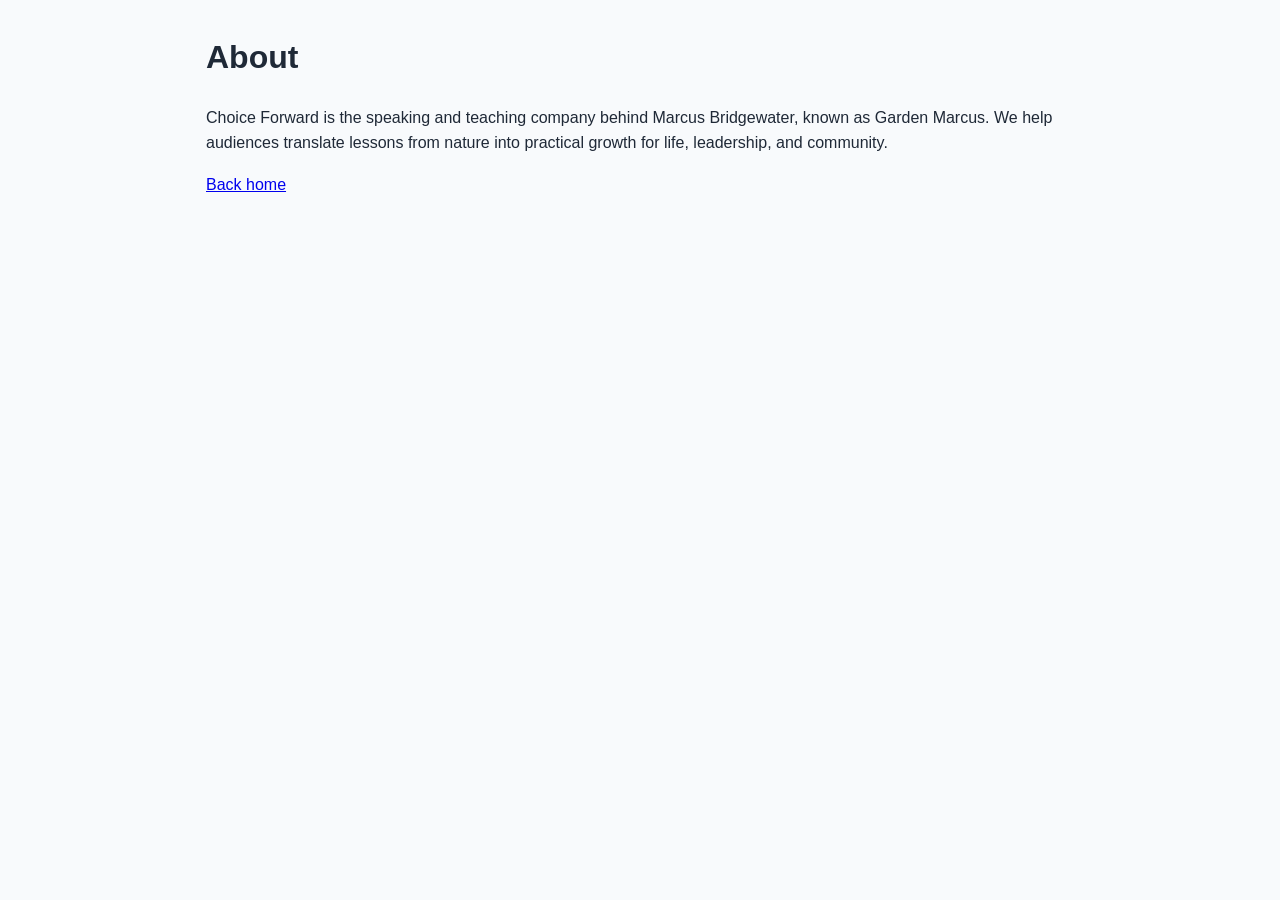
<file: about.html>
<!doctype html>
<html lang="en">
  <head>
    <meta charset="UTF-8" />
    <meta name="viewport" content="width=device-width, initial-scale=1.0" />
    <title>About — Choice Forward</title>
    <meta name="description" content="Learn about Choice Forward and Marcus Bridgewater's mission-driven speaking and teaching work." />
    <link rel="canonical" href="https://choiceforward.com/about.html" />
    <meta name="robots" content="noindex,follow" />
    <meta property="og:type" content="website" />
    <meta property="og:url" content="https://choiceforward.com/about.html" />
    <meta property="og:title" content="About — Choice Forward" />
    <meta property="og:description" content="Learn about Choice Forward and Marcus Bridgewater's mission-driven speaking and teaching work." />
    <meta property="og:image" content="https://choiceforward.com/assets/images/hero/hero-6.jpg" />
    <meta name="twitter:card" content="summary_large_image" />
    <meta name="twitter:title" content="About — Choice Forward" />
    <meta name="twitter:description" content="Learn about Choice Forward and Marcus Bridgewater's mission-driven speaking and teaching work." />
    <meta name="twitter:image" content="https://choiceforward.com/assets/images/hero/hero-6.jpg" />
    <link rel="icon" type="image/svg+xml" href="assets/images/garden-marcus-logos/choice-forward-favicon.svg" />
    <link rel="apple-touch-icon" href="assets/images/garden-marcus-logos/choice-forward-favicon.svg" />
    <link rel="stylesheet" href="css/style.css" />
  </head>
  <body>
    <main>
      <h1>About</h1>
      <p>Choice Forward is the speaking and teaching company behind Marcus Bridgewater, known as Garden Marcus. We help audiences translate lessons from nature into practical growth for life, leadership, and community.</p>
      <p><a href="index.html">Back home</a></p>
    </main>
  </body>
</html>
</file>
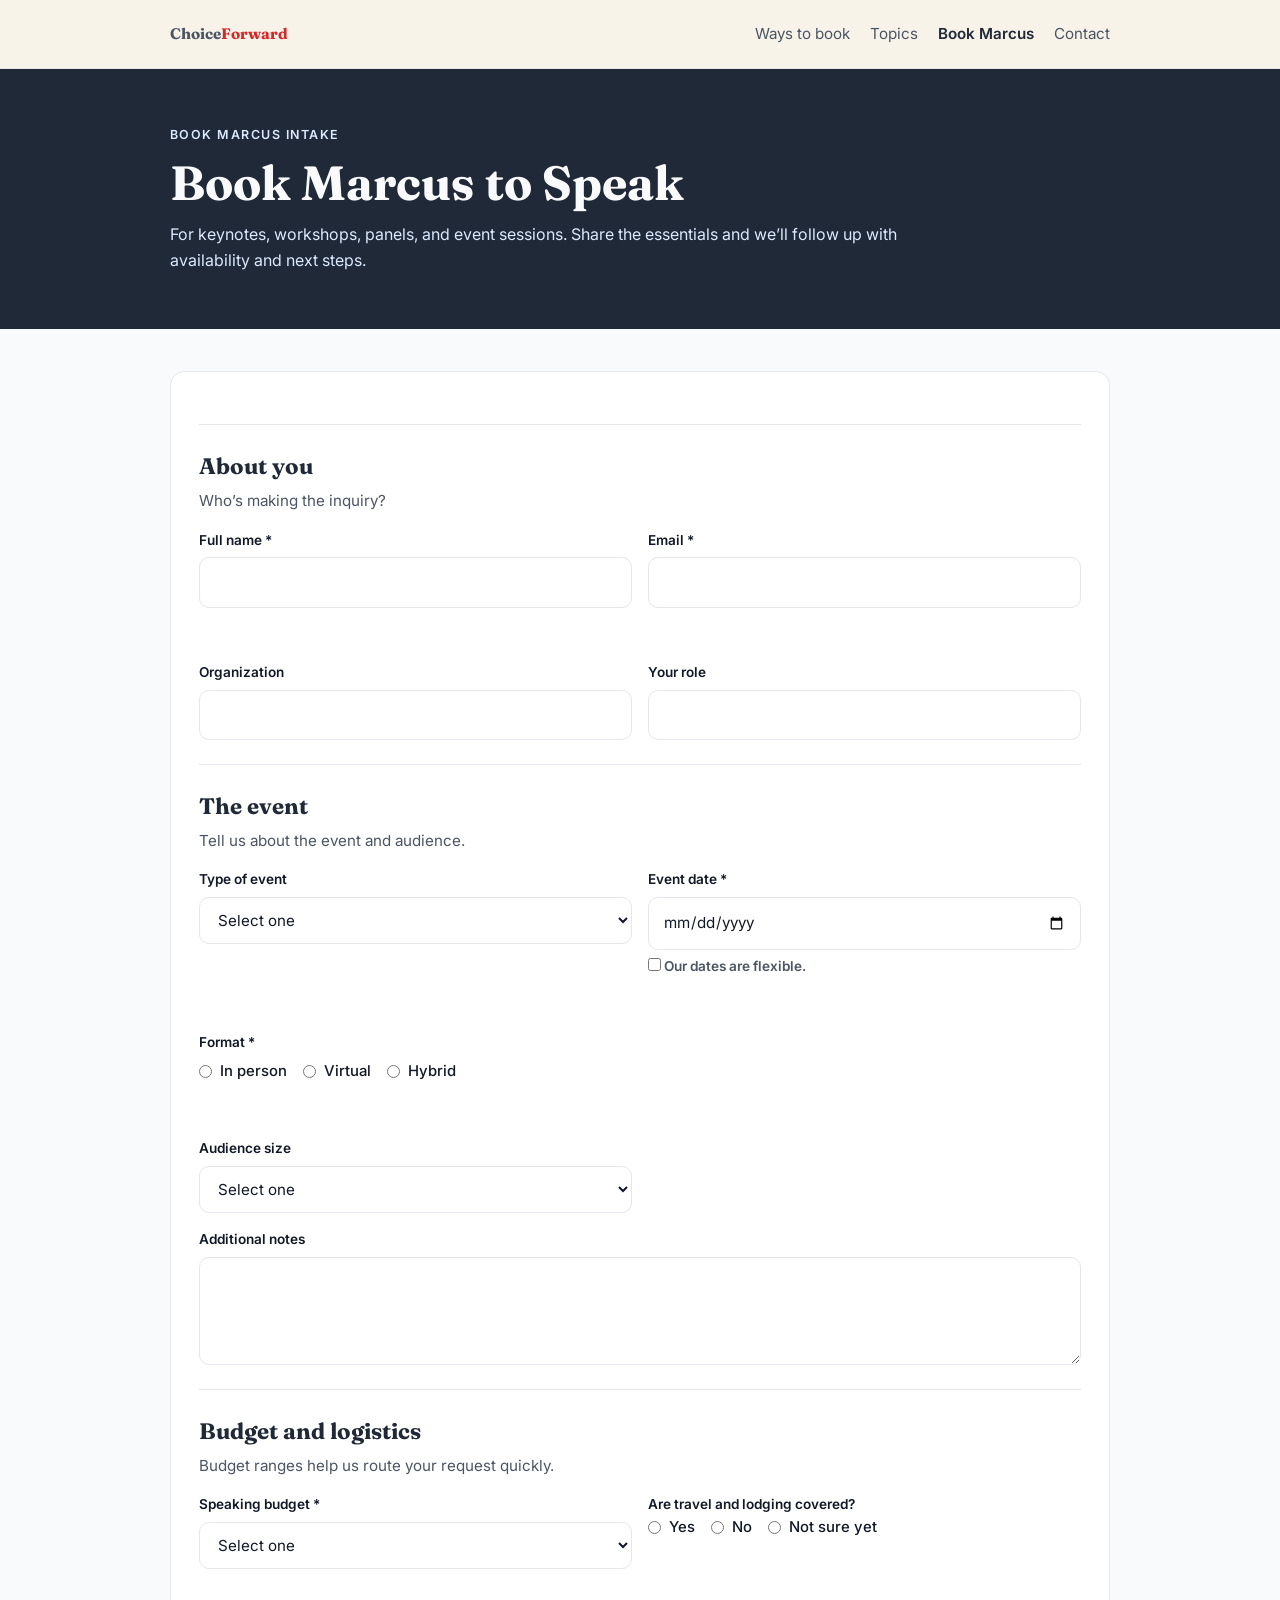
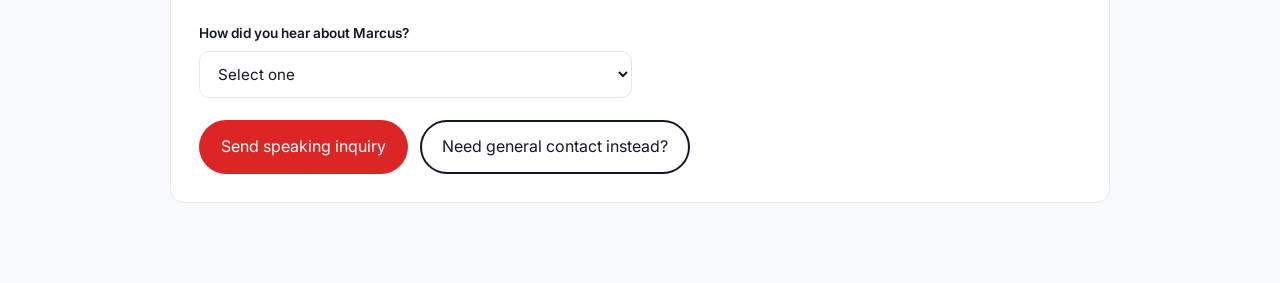
<file: book.html>
<!DOCTYPE html>
<html lang="en">
<head>
  <meta charset="UTF-8" />
  <meta name="viewport" content="width=device-width, initial-scale=1.0" />
  <title>Book Marcus | Choice Forward</title>
  <meta name="description" content="Speaking inquiry form for keynotes, workshops, and events with Marcus Bridgewater." />
  <link rel="canonical" href="https://choiceforward.com/book.html" />
  <meta property="og:type" content="website" />
  <meta property="og:url" content="https://choiceforward.com/book.html" />
  <meta property="og:title" content="Book Marcus | Choice Forward" />
  <meta property="og:description" content="Speaking inquiry form for keynotes, workshops, and events with Marcus Bridgewater." />
  <meta property="og:image" content="https://choiceforward.com/assets/images/hero/hero-4.jpg" />
  <meta name="twitter:card" content="summary_large_image" />
  <meta name="twitter:title" content="Book Marcus | Choice Forward" />
  <meta name="twitter:description" content="Speaking inquiry form for keynotes, workshops, and events with Marcus Bridgewater." />
  <meta name="twitter:image" content="https://choiceforward.com/assets/images/hero/hero-4.jpg" />
  <link rel="icon" type="image/svg+xml" href="assets/images/garden-marcus-logos/choice-forward-favicon.svg" />
  <link rel="apple-touch-icon" href="assets/images/garden-marcus-logos/choice-forward-favicon.svg" />
  <link rel="preconnect" href="https://fonts.googleapis.com" />
  <link rel="preconnect" href="https://fonts.gstatic.com" crossorigin />
  <link href="https://fonts.googleapis.com/css2?family=Fraunces:opsz,wght@9..144,600;9..144,700&family=Inter:wght@400;500;600&display=swap" rel="stylesheet" />
  <style>
    :root {
      --forest: #1f2937;
      --forest-2: #2563eb;
      --moss: #22c55e;
      --leaf-dark: #166534;
      --leaf-soft: #ecfdf3;
      --cream: #f9fafb;
      --paper: #ffffff;
      --clay: #dc2626;
      --clay-dark: #b91c1c;
      --ink: #111827;
      --muted: #4b5563;
      --line: #e5e7eb;
      --radius: 14px;
      --max: 980px;
      --serif: "Fraunces", Georgia, serif;
      --sans: "Inter", system-ui, -apple-system, sans-serif;
    }
    * { box-sizing: border-box; margin: 0; padding: 0; }
    body { font-family: var(--sans); background: var(--cream); color: var(--ink); line-height: 1.6; }
    a { color: inherit; }
    .wrap { max-width: var(--max); margin: 0 auto; padding: 0 20px; }
    .nav {
      position: sticky; top: 0; z-index: 10;
      background: rgba(247, 242, 232, .92); backdrop-filter: blur(8px);
      border-bottom: 1px solid var(--line);
    }
    .nav .wrap { height: 68px; display: flex; align-items: center; justify-content: space-between; }
    .logo { font-family: var(--serif); font-weight: 700; font-size: 1.25rem; text-decoration: none; color: var(--forest); }
    .logo span { color: var(--clay); }
    .nav ul { list-style: none; display: flex; gap: 20px; align-items: center; }
    .nav a { text-decoration: none; color: var(--muted); font-size: .95rem; }
    .nav a.active { color: var(--forest); font-weight: 600; }
    .btn {
      display: inline-block; padding: 12px 20px; border-radius: 999px; text-decoration: none;
      font-weight: 600; border: 2px solid transparent; cursor: pointer; font: inherit;
    }
    .btn-primary { background: var(--clay); color: #fff; }
    .btn-primary:hover { background: var(--clay-dark); }
    .btn-ghost { border-color: currentColor; background: transparent; }

    .hero { background: var(--forest); color: var(--cream); padding: 56px 0; }
    .hero h1 { font-family: var(--serif); font-size: clamp(2rem, 4.5vw, 3rem); line-height: 1.15; margin-bottom: 12px; }
    .hero p { color: #dbeafe; max-width: 760px; }
    .eyebrow { color: #86efac; text-transform: uppercase; letter-spacing: .12em; font-size: .78rem; font-weight: 600; margin-bottom: 10px; }

    main { padding: 42px 0 80px; }
    .form-shell { background: var(--paper); border: 1px solid var(--line); border-radius: var(--radius); padding: 28px; }
    .section { border-top: 1px solid var(--line); padding-top: 24px; margin-top: 24px; }
    .section:first-child { border-top: 0; margin-top: 0; padding-top: 0; }
    .section h2 { font-family: var(--serif); font-size: 1.4rem; color: var(--forest); margin-bottom: 4px; }
    .section p { color: var(--muted); margin-bottom: 16px; font-size: .95rem; }

    .grid { display: grid; grid-template-columns: 1fr 1fr; gap: 16px; }
    .field { display: flex; flex-direction: column; gap: 6px; }
    .full { grid-column: 1 / -1; }
    label { font-size: .85rem; font-weight: 600; }
    input, select, textarea {
      font: inherit; font-size: .95rem; padding: 12px 14px; border-radius: 10px;
      border: 1px solid var(--line); background: #fff; color: var(--ink);
    }
    input:focus, select:focus, textarea:focus { outline: 2px solid #86efac; border-color: #22c55e; }
    textarea { min-height: 108px; resize: vertical; }
    .choices { display: flex; flex-wrap: wrap; gap: 12px 16px; padding-top: 6px; }
    .choices label { display: inline-flex; align-items: center; gap: 8px; font-weight: 500; font-size: .93rem; }
    .hint { color: var(--muted); font-size: .85rem; }
    .error { color: #b91c1c; font-size: .83rem; min-height: 1.1em; }
    .hidden { display: none !important; }

    .actions { margin-top: 22px; display: flex; flex-wrap: wrap; align-items: center; gap: 12px; }
    .confirmation {
      margin-top: 18px;
      background: var(--leaf-soft);
      border: 1px solid #bbf7d0;
      color: var(--leaf-dark);
      border-radius: 10px;
      padding: 12px 14px;
      font-size: .95rem;
    }
    .confirmation.error {
      background: #fef2f2;
      border-color: #fecaca;
      color: #991b1b;
    }
    @media (max-width: 760px) {
      .grid { grid-template-columns: 1fr; }
      .nav ul li:nth-child(-n+2) { display: none; }
    }
  </style>
</head>
<body>
  <nav class="nav">
    <div class="wrap">
      <a href="index.html" class="logo">Choice<span>Forward</span></a>
      <ul>
        <li><a href="index.html#offers">Ways to book</a></li>
        <li><a href="index.html#topics">Topics</a></li>
        <li><a href="book.html" class="active">Book Marcus</a></li>
        <li><a href="contact.html">Contact</a></li>
      </ul>
    </div>
  </nav>

  <header class="hero">
    <div class="wrap">
      <p class="eyebrow">Book Marcus intake</p>
      <h1>Book Marcus to Speak</h1>
      <p>For keynotes, workshops, panels, and event sessions. Share the essentials and we’ll follow up with availability and next steps.</p>
    </div>
  </header>

  <main>
    <div class="wrap">
      <form class="form-shell" id="speakingForm" action="#" method="post" novalidate>
        <input type="hidden" name="inquiry_type" value="speaking" />

        <section class="section">
          <h2>About you</h2>
          <p>Who’s making the inquiry?</p>
          <div class="grid">
            <div class="field">
              <label for="fullName">Full name *</label>
              <input id="fullName" name="full_name" type="text" required />
              <p class="error" id="err-fullName"></p>
            </div>
            <div class="field">
              <label for="email">Email *</label>
              <input id="email" name="email" type="email" required />
              <p class="error" id="err-email"></p>
            </div>
            <div class="field">
              <label for="organization">Organization</label>
              <input id="organization" name="organization" type="text" />
            </div>
            <div class="field">
              <label for="role">Your role</label>
              <input id="role" name="role" type="text" />
            </div>
          </div>
        </section>

        <section class="section">
          <h2>The event</h2>
          <p>Tell us about the event and audience.</p>
          <div class="grid">
            <div class="field">
              <label for="eventType">Type of event</label>
              <select id="eventType" name="event_type">
                <option value="">Select one</option>
                <option>Keynote</option>
                <option>Workshop</option>
                <option>Panel</option>
                <option>Corporate retreat or offsite</option>
                <option>Conference breakout</option>
                <option>School or education</option>
                <option>Other</option>
              </select>
            </div>

            <div class="field">
              <label for="eventDate">Event date *</label>
              <input id="eventDate" name="event_date" type="date" />
              <label class="hint"><input id="datesFlexible" name="dates_flexible" type="checkbox" /> Our dates are flexible.</label>
              <p class="error" id="err-eventDate"></p>
            </div>

            <fieldset class="field full" style="border:0; padding:0; margin:0;">
              <legend style="font-size:.85rem; font-weight:600;">Format *</legend>
              <div class="choices">
                <label><input type="radio" name="format" value="In person" required /> In person</label>
                <label><input type="radio" name="format" value="Virtual" /> Virtual</label>
                <label><input type="radio" name="format" value="Hybrid" /> Hybrid</label>
              </div>
              <p class="error" id="err-format"></p>
            </fieldset>

            <div class="field full hidden" id="locationField">
              <label for="location">Location</label>
              <input id="location" name="location" type="text" placeholder="City, state, or country" />
            </div>

            <div class="field">
              <label for="audienceSize">Audience size</label>
              <select id="audienceSize" name="audience_size">
                <option value="">Select one</option>
                <option>Under 50</option>
                <option>50–200</option>
                <option>200–500</option>
                <option>500–1,000</option>
                <option>1,000+</option>
              </select>
            </div>

            <div class="field full">
              <label for="outcome">Additional notes</label>
              <textarea id="outcome" name="audience_outcome"></textarea>
            </div>
          </div>
        </section>

        <section class="section">
          <h2>Budget and logistics</h2>
          <p>Budget ranges help us route your request quickly.</p>
          <div class="grid">
            <div class="field">
              <label for="budget">Speaking budget *</label>
              <select id="budget" name="budget_tier" required>
                <option value="">Select one</option>
                <option>Under $10,000</option>
                <option>$10000–$15,000</option>
                <option>$15,000- $20,000</option>
                <option>$20,000+</option>
              </select>
              <p class="error" id="err-budget"></p>
            </div>

            <fieldset class="field" id="travelField" style="border:0; padding:0; margin:0;">
              <legend style="font-size:.85rem; font-weight:600;">Are travel and lodging covered?</legend>
              <div class="choices" style="padding-top:0;">
                <label><input type="radio" name="travel_covered" value="Yes" /> Yes</label>
                <label><input type="radio" name="travel_covered" value="No" /> No</label>
                <label><input type="radio" name="travel_covered" value="Not sure yet" /> Not sure yet</label>
              </div>
            </fieldset>

            <div class="field">
              <label for="source">How did you hear about Marcus?</label>
              <select id="source" name="lead_source">
                <option value="">Select one</option>
                <option>Instagram</option>
                <option>TikTok</option>
                <option>Substack</option>
                <option>Saw him speak</option>
                <option>Referral</option>
                <option>Press</option>
                <option>Search</option>
                <option>Other</option>
              </select>
            </div>
          </div>
        </section>

        <div class="actions">
          <button type="submit" class="btn btn-primary">Send speaking inquiry</button>
          <a href="contact.html" class="btn btn-ghost">Need general contact instead?</a>
        </div>
        <p id="confirmation" class="confirmation hidden">Thanks for reaching out about having Marcus speak. We review every request and reply within 3 business days.</p>
      </form>
    </div>
  </main>

  <script src="js/config.js"></script>
  <script>
    (function () {
      const APPS_SCRIPT_WEBHOOK_URL = (window.CF_CONFIG && window.CF_CONFIG.APPS_SCRIPT_WEBHOOK_URL) || '';
      const form = document.getElementById('speakingForm');
      const dateInput = document.getElementById('eventDate');
      const flexCheckbox = document.getElementById('datesFlexible');
      const formatRadios = Array.from(document.querySelectorAll('input[name="format"]'));
      const locationField = document.getElementById('locationField');
      const locationInput = document.getElementById('location');
      const travelField = document.getElementById('travelField');
      const budgetInput = document.getElementById('budget');
      const confirmation = document.getElementById('confirmation');

      const errors = {
        fullName: document.getElementById('err-fullName'),
        email: document.getElementById('err-email'),
        eventDate: document.getElementById('err-eventDate'),
        format: document.getElementById('err-format'),
        budget: document.getElementById('err-budget')
      };

      const setError = (key, message) => {
        if (errors[key]) errors[key].textContent = message || '';
      };

      const getFormat = () => {
        const selected = formatRadios.find((radio) => radio.checked);
        return selected ? selected.value : '';
      };

      const updateConditionalFields = () => {
        const format = getFormat();
        const isVirtual = format === 'Virtual';
        const needsLocation = format === 'In person' || format === 'Hybrid';

        locationField.classList.toggle('hidden', !needsLocation);
        if (!needsLocation) {
          locationInput.value = '';
        }

        travelField.classList.toggle('hidden', isVirtual);
        if (isVirtual) {
          const checkedTravel = document.querySelector('input[name="travel_covered"]:checked');
          if (checkedTravel) checkedTravel.checked = false;
        }
      };

      const validate = () => {
        let valid = true;
        setError('fullName', '');
        setError('email', '');
        setError('eventDate', '');
        setError('format', '');
        setError('budget', '');

        const nameInput = document.getElementById('fullName');
        const emailInput = document.getElementById('email');

        if (!nameInput.value.trim()) {
          setError('fullName', 'Enter your full name.');
          valid = false;
        }
        if (!emailInput.value.trim()) {
          setError('email', 'Enter your email.');
          valid = false;
        } else if (!emailInput.checkValidity()) {
          setError('email', 'Enter a valid email address.');
          valid = false;
        }

        if (!dateInput.value && !flexCheckbox.checked) {
          setError('eventDate', 'Pick a date or check “Our dates are flexible.”');
          valid = false;
        }

        if (!getFormat()) {
          setError('format', 'Choose a format.');
          valid = false;
        }

        if (!budgetInput.value) {
          setError('budget', 'Select a speaking budget range.');
          valid = false;
        }

        return valid;
      };

      formatRadios.forEach((radio) => {
        radio.addEventListener('change', updateConditionalFields);
      });

      form.addEventListener('submit', async (event) => {
        event.preventDefault();
        confirmation.classList.add('hidden');
        confirmation.classList.remove('error');
        if (!validate()) return;

        const payload = {
          type: 'speaking',
          fullName: document.getElementById('fullName').value.trim(),
          email: document.getElementById('email').value.trim(),
          organization: document.getElementById('organization').value.trim(),
          role: document.getElementById('role').value.trim(),
          eventType: document.getElementById('eventType').value,
          eventDate: dateInput.value,
          datesFlexible: flexCheckbox.checked,
          format: getFormat(),
          location: document.getElementById('location').value.trim(),
          audienceSize: document.getElementById('audienceSize').value,
          audienceOutcome: document.getElementById('outcome').value.trim(),
          budgetTier: budgetInput.value,
          travelCovered: (document.querySelector('input[name="travel_covered"]:checked') || {}).value || '',
          leadSource: document.getElementById('source').value
        };

        try {
          if (!APPS_SCRIPT_WEBHOOK_URL) {
            throw new Error('Webhook URL missing');
          }

          await fetch(APPS_SCRIPT_WEBHOOK_URL, {
            method: 'POST',
            mode: 'no-cors',
            headers: { 'Content-Type': 'text/plain;charset=utf-8' },
            body: JSON.stringify(payload)
          });

          confirmation.textContent = 'Thanks for reaching out about having Marcus speak. We review every request and reply within 3 business days.';
          confirmation.classList.remove('hidden');
          form.reset();
          updateConditionalFields();
        } catch (error) {
          if (!APPS_SCRIPT_WEBHOOK_URL) {
            confirmation.textContent = 'Form is not configured yet. Add your Google Apps Script Web App URL in js/config.js.';
          } else {
            confirmation.textContent = 'We could not send your speaking inquiry right now. Please try again in a moment.';
          }
          confirmation.classList.add('error');
          confirmation.classList.remove('hidden');
        }
      });

      updateConditionalFields();
    })();
  </script>
</body>
</html>
</file>
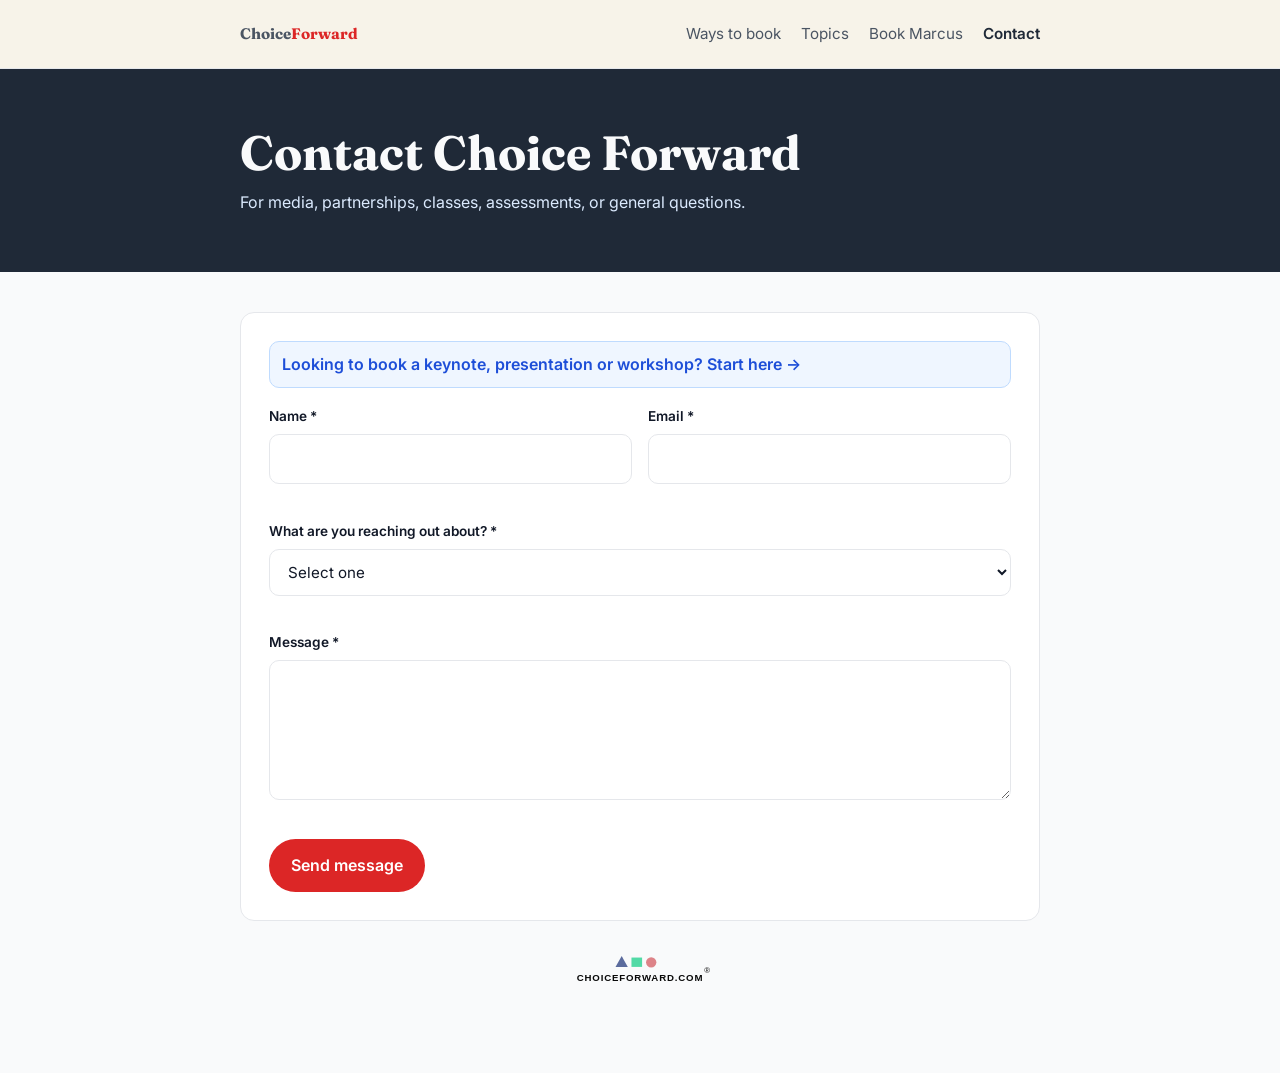
<file: contact.html>
<!DOCTYPE html>
<html lang="en">
<head>
  <meta charset="UTF-8" />
  <meta name="viewport" content="width=device-width, initial-scale=1.0" />
  <title>Contact | Choice Forward</title>
  <meta name="description" content="Contact Choice Forward for media, partnerships, classes, assessments, and general inquiries." />
  <link rel="canonical" href="https://choiceforward.com/contact.html" />
  <meta property="og:type" content="website" />
  <meta property="og:url" content="https://choiceforward.com/contact.html" />
  <meta property="og:title" content="Contact | Choice Forward" />
  <meta property="og:description" content="Contact Choice Forward for media, partnerships, classes, assessments, and general inquiries." />
  <meta property="og:image" content="https://choiceforward.com/assets/images/hero/hero-6.jpg" />
  <meta name="twitter:card" content="summary_large_image" />
  <meta name="twitter:title" content="Contact | Choice Forward" />
  <meta name="twitter:description" content="Contact Choice Forward for media, partnerships, classes, assessments, and general inquiries." />
  <meta name="twitter:image" content="https://choiceforward.com/assets/images/hero/hero-6.jpg" />
  <link rel="icon" type="image/svg+xml" href="assets/images/garden-marcus-logos/choice-forward-favicon.svg" />
  <link rel="apple-touch-icon" href="assets/images/garden-marcus-logos/choice-forward-favicon.svg" />
  <link rel="preconnect" href="https://fonts.googleapis.com" />
  <link rel="preconnect" href="https://fonts.gstatic.com" crossorigin />
  <link href="https://fonts.googleapis.com/css2?family=Fraunces:opsz,wght@9..144,600;9..144,700&family=Inter:wght@400;500;600&display=swap" rel="stylesheet" />
  <style>
    :root {
      --forest: #1f2937;
      --forest-2: #2563eb;
      --moss: #22c55e;
      --cream: #f9fafb;
      --paper: #ffffff;
      --clay: #dc2626;
      --clay-dark: #b91c1c;
      --ink: #111827;
      --muted: #4b5563;
      --line: #e5e7eb;
      --radius: 14px;
      --max: 840px;
      --serif: "Fraunces", Georgia, serif;
      --sans: "Inter", system-ui, -apple-system, sans-serif;
    }
    * { box-sizing: border-box; margin: 0; padding: 0; }
    body { font-family: var(--sans); background: var(--cream); color: var(--ink); line-height: 1.6; }
    .wrap { max-width: var(--max); margin: 0 auto; padding: 0 20px; }
    .nav {
      position: sticky; top: 0; z-index: 10;
      background: rgba(247, 242, 232, .92); backdrop-filter: blur(8px);
      border-bottom: 1px solid var(--line);
    }
    .nav .wrap { height: 68px; display: flex; align-items: center; justify-content: space-between; }
    .logo { font-family: var(--serif); font-weight: 700; font-size: 1.25rem; text-decoration: none; color: var(--forest); }
    .logo span { color: var(--clay); }
    .nav ul { list-style: none; display: flex; gap: 20px; align-items: center; }
    .nav a { text-decoration: none; color: var(--muted); font-size: .95rem; }
    .nav a.active { color: var(--forest); font-weight: 600; }

    .hero { background: var(--forest); color: var(--cream); padding: 56px 0; }
    .hero h1 { font-family: var(--serif); font-size: clamp(2rem, 4.5vw, 3rem); margin-bottom: 10px; line-height: 1.15; }
    .hero p { color: #dbeafe; }

    main { padding: 40px 0 80px; }
    .form-shell { background: var(--paper); border: 1px solid var(--line); border-radius: var(--radius); padding: 28px; }
    .booking-link {
      display: block;
      margin-bottom: 18px;
      background: #eff6ff;
      color: #1d4ed8;
      border: 1px solid #bfdbfe;
      border-radius: 10px;
      padding: 10px 12px;
      text-decoration: none;
      font-weight: 600;
    }
    .grid { display: grid; grid-template-columns: 1fr 1fr; gap: 16px; }
    .field { display: flex; flex-direction: column; gap: 6px; }
    .full { grid-column: 1 / -1; }
    label { font-size: .85rem; font-weight: 600; }
    input, select, textarea {
      font: inherit; font-size: .95rem; padding: 12px 14px; border-radius: 10px;
      border: 1px solid var(--line); background: #fff; color: var(--ink);
    }
    input:focus, select:focus, textarea:focus { outline: 2px solid #86efac; border-color: #22c55e; }
    textarea { min-height: 140px; resize: vertical; }
    .hint-link {
      display: none;
      margin-top: 8px;
      color: #1d4ed8;
      font-size: .9rem;
      font-weight: 600;
      text-decoration: none;
    }
    .error { color: #b91c1c; font-size: .83rem; min-height: 1.1em; }
    .actions { margin-top: 18px; }
    .btn {
      display: inline-block; padding: 12px 20px; border-radius: 999px;
      border: 2px solid transparent; font: inherit; font-weight: 600; cursor: pointer;
    }
    .btn-primary { background: var(--clay); color: #fff; }
    .btn-primary:hover { background: var(--clay-dark); }
    .confirmation {
      margin-top: 16px;
      background: #ecfdf3;
      border: 1px solid #bbf7d0;
      color: #166534;
      border-radius: 10px;
      padding: 12px 14px;
      font-size: .95rem;
      display: none;
    }
    .confirmation.error {
      background: #fef2f2;
      border-color: #fecaca;
      color: #991b1b;
    }
    .contact-logo-wrap {
      margin-top: 30px;
      display: flex;
      justify-content: center;
    }
    .contact-logo {
      display: block;
      width: clamp(88px, 14vw, 140px);
      height: auto;
      opacity: .96;
    }

    @media (max-width: 760px) {
      .grid { grid-template-columns: 1fr; }
      .nav ul li:nth-child(-n+2) { display: none; }
      .contact-logo { width: 82px; }
    }
  </style>
</head>
<body>
  <nav class="nav">
    <div class="wrap">
      <a href="index.html" class="logo">Choice<span>Forward</span></a>
      <ul>
        <li><a href="index.html#offers">Ways to book</a></li>
        <li><a href="index.html#topics">Topics</a></li>
        <li><a href="book.html">Book Marcus</a></li>
        <li><a href="contact.html" class="active">Contact</a></li>
      </ul>
    </div>
  </nav>

  <header class="hero">
    <div class="wrap">
      <h1>Contact Choice Forward</h1>
      <p>For media, partnerships, classes, assessments, or general questions.</p>
    </div>
  </header>

  <main>
    <div class="wrap">
      <form id="contactForm" class="form-shell" action="#" method="post" novalidate>
        <a href="book.html" class="booking-link">Looking to book a keynote, presentation or workshop? Start here →</a>
        <input type="hidden" name="inquiry_type" value="general_contact" />
        <input type="hidden" id="reasonTag" name="reason_tag" value="" />

        <div class="grid">
          <div class="field">
            <label for="name">Name *</label>
            <input id="name" name="name" type="text" required />
            <p class="error" id="err-name"></p>
          </div>

          <div class="field">
            <label for="email">Email *</label>
            <input id="email" name="email" type="email" required />
            <p class="error" id="err-email"></p>
          </div>

          <div class="field full">
            <label for="reason">What are you reaching out about? *</label>
            <select id="reason" name="reason" required>
              <option value="">Select one</option>
              <option value="Press or media">Press or media</option>
              <option value="Brand partnership">Brand partnership</option>
              <option value="Cohort class">Cohort class</option>
              <option value="Wellness assessment">Wellness assessment</option>
              <option value="Speaking or keynote">Speaking or keynote</option>
              <option value="Other">Other</option>
            </select>
            <a id="inlineSpeakingLink" class="hint-link" href="book.html">This request is best handled on the speaking form → Book Marcus to Speak</a>
            <p class="error" id="err-reason"></p>
          </div>

          <div class="field full">
            <label for="message">Message *</label>
            <textarea id="message" name="message" required></textarea>
            <p class="error" id="err-message"></p>
          </div>
        </div>

        <div class="actions">
          <button type="submit" class="btn btn-primary">Send message</button>
        </div>
        <p class="confirmation" id="confirmation">Thanks for reaching out. We review every message and reply within 3 business days.</p>
      </form>
      <div class="contact-logo-wrap">
        <img class="contact-logo" src="assets/images/garden-marcus-logos/Choice%20Forward%20Bottom%20Logo.svg" alt="Choice Forward logo" loading="lazy" />
      </div>
    </div>
  </main>

  <script src="js/config.js"></script>
  <script>
    (function () {
      const APPS_SCRIPT_WEBHOOK_URL = (window.CF_CONFIG && window.CF_CONFIG.APPS_SCRIPT_WEBHOOK_URL) || '';
      const form = document.getElementById('contactForm');
      const reason = document.getElementById('reason');
      const inlineSpeakingLink = document.getElementById('inlineSpeakingLink');
      const reasonTag = document.getElementById('reasonTag');
      const confirmation = document.getElementById('confirmation');

      const errors = {
        name: document.getElementById('err-name'),
        email: document.getElementById('err-email'),
        reason: document.getElementById('err-reason'),
        message: document.getElementById('err-message')
      };

      const slugify = (value) => value.toLowerCase().replace(/[^a-z0-9]+/g, '_').replace(/^_|_$/g, '');

      const updateReasonUI = () => {
        const current = reason.value;
        reasonTag.value = current ? slugify(current) : '';
        inlineSpeakingLink.style.display = current === 'Speaking or keynote' ? 'inline-block' : 'none';
      };

      const setError = (key, message) => {
        if (errors[key]) errors[key].textContent = message || '';
      };

      const validate = () => {
        let valid = true;
        setError('name', '');
        setError('email', '');
        setError('reason', '');
        setError('message', '');

        const name = document.getElementById('name');
        const email = document.getElementById('email');
        const message = document.getElementById('message');

        if (!name.value.trim()) {
          setError('name', 'Enter your name.');
          valid = false;
        }
        if (!email.value.trim()) {
          setError('email', 'Enter your email.');
          valid = false;
        } else if (!email.checkValidity()) {
          setError('email', 'Enter a valid email address.');
          valid = false;
        }
        if (!reason.value) {
          setError('reason', 'Choose a reason.');
          valid = false;
        }
        if (!message.value.trim()) {
          setError('message', 'Enter your message.');
          valid = false;
        }

        return valid;
      };

      reason.addEventListener('change', updateReasonUI);

      form.addEventListener('submit', async (event) => {
        event.preventDefault();
        confirmation.style.display = 'none';
        confirmation.classList.remove('error');
        if (!validate()) return;

        const payload = {
          type: 'contact',
          name: document.getElementById('name').value.trim(),
          email: document.getElementById('email').value.trim(),
          reason: reason.value,
          reasonTag: reasonTag.value,
          message: document.getElementById('message').value.trim()
        };

        try {
          if (!APPS_SCRIPT_WEBHOOK_URL) {
            throw new Error('Webhook URL missing');
          }

          await fetch(APPS_SCRIPT_WEBHOOK_URL, {
            method: 'POST',
            mode: 'no-cors',
            headers: { 'Content-Type': 'text/plain;charset=utf-8' },
            body: JSON.stringify(payload)
          });

          confirmation.textContent = 'Thanks for reaching out. We review every message and reply within 3 business days.';
          confirmation.style.display = 'block';
          form.reset();
          updateReasonUI();
        } catch (error) {
          if (!APPS_SCRIPT_WEBHOOK_URL) {
            confirmation.textContent = 'Form is not configured yet. Add your Google Apps Script Web App URL in js/config.js.';
          } else {
            confirmation.textContent = 'We could not send your message right now. Please try again in a moment.';
          }
          confirmation.classList.add('error');
          confirmation.style.display = 'block';
        }
      });

      updateReasonUI();
    })();
  </script>
</body>
</html>
</file>
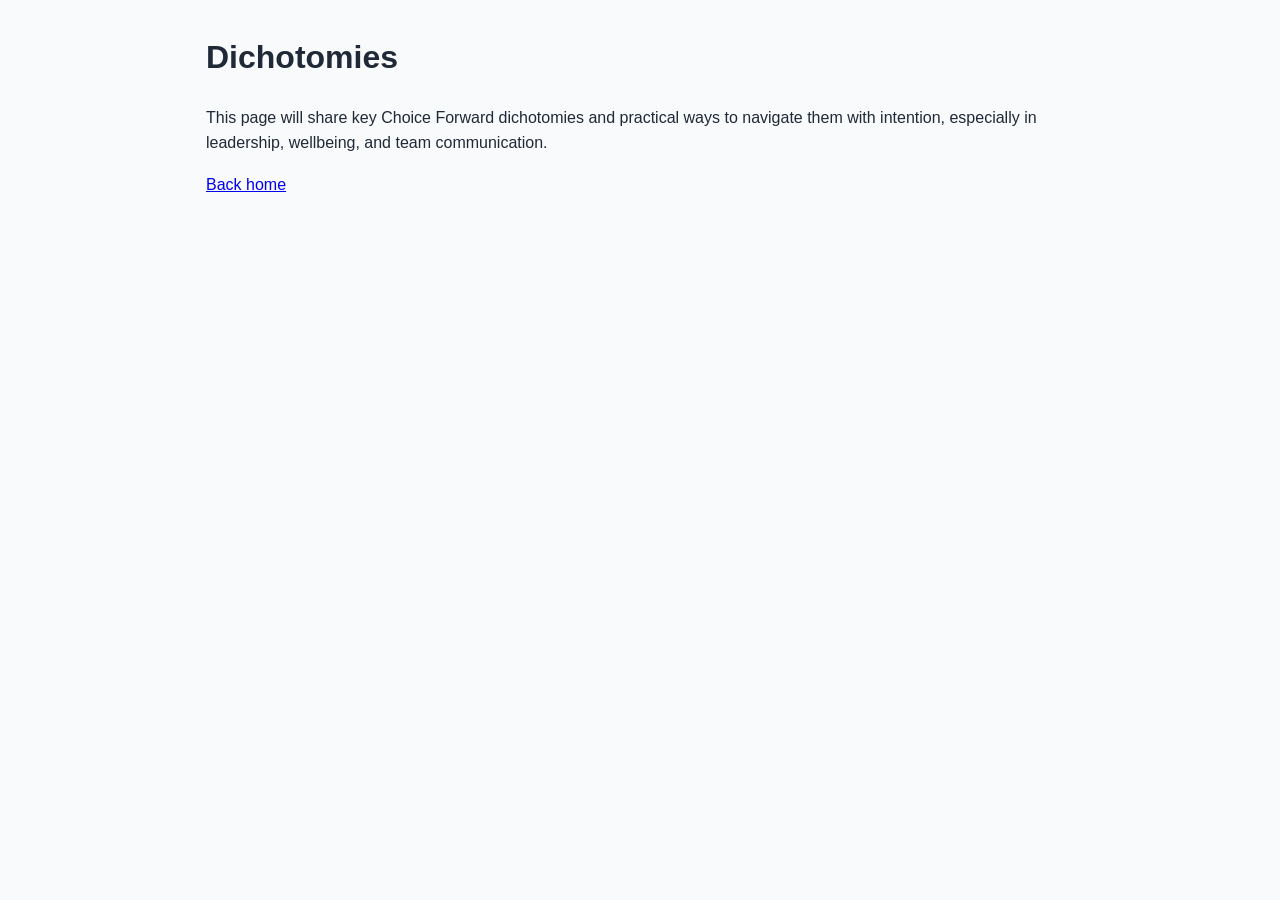
<file: dichotomies.html>
<!doctype html>
<html lang="en">
  <head>
    <meta charset="UTF-8" />
    <meta name="viewport" content="width=device-width, initial-scale=1.0" />
    <title>Dichotomies — Choice Forward</title>
    <meta name="description" content="Explore Choice Forward dichotomy concepts and practical frameworks for growth and wellbeing." />
    <link rel="canonical" href="https://choiceforward.com/dichotomies.html" />
    <meta name="robots" content="noindex,follow" />
    <meta property="og:type" content="website" />
    <meta property="og:url" content="https://choiceforward.com/dichotomies.html" />
    <meta property="og:title" content="Dichotomies — Choice Forward" />
    <meta property="og:description" content="Explore Choice Forward dichotomy concepts and practical frameworks for growth and wellbeing." />
    <meta property="og:image" content="https://choiceforward.com/assets/images/hero/hero-6.jpg" />
    <meta name="twitter:card" content="summary_large_image" />
    <meta name="twitter:title" content="Dichotomies — Choice Forward" />
    <meta name="twitter:description" content="Explore Choice Forward dichotomy concepts and practical frameworks for growth and wellbeing." />
    <meta name="twitter:image" content="https://choiceforward.com/assets/images/hero/hero-6.jpg" />
    <link rel="icon" type="image/svg+xml" href="assets/images/garden-marcus-logos/choice-forward-favicon.svg" />
    <link rel="apple-touch-icon" href="assets/images/garden-marcus-logos/choice-forward-favicon.svg" />
    <link rel="stylesheet" href="css/style.css" />
  </head>
  <body>
    <main>
      <h1>Dichotomies</h1>
      <p>This page will share key Choice Forward dichotomies and practical ways to navigate them with intention, especially in leadership, wellbeing, and team communication.</p>
      <p><a href="index.html">Back home</a></p>
    </main>
  </body>
</html>
</file>
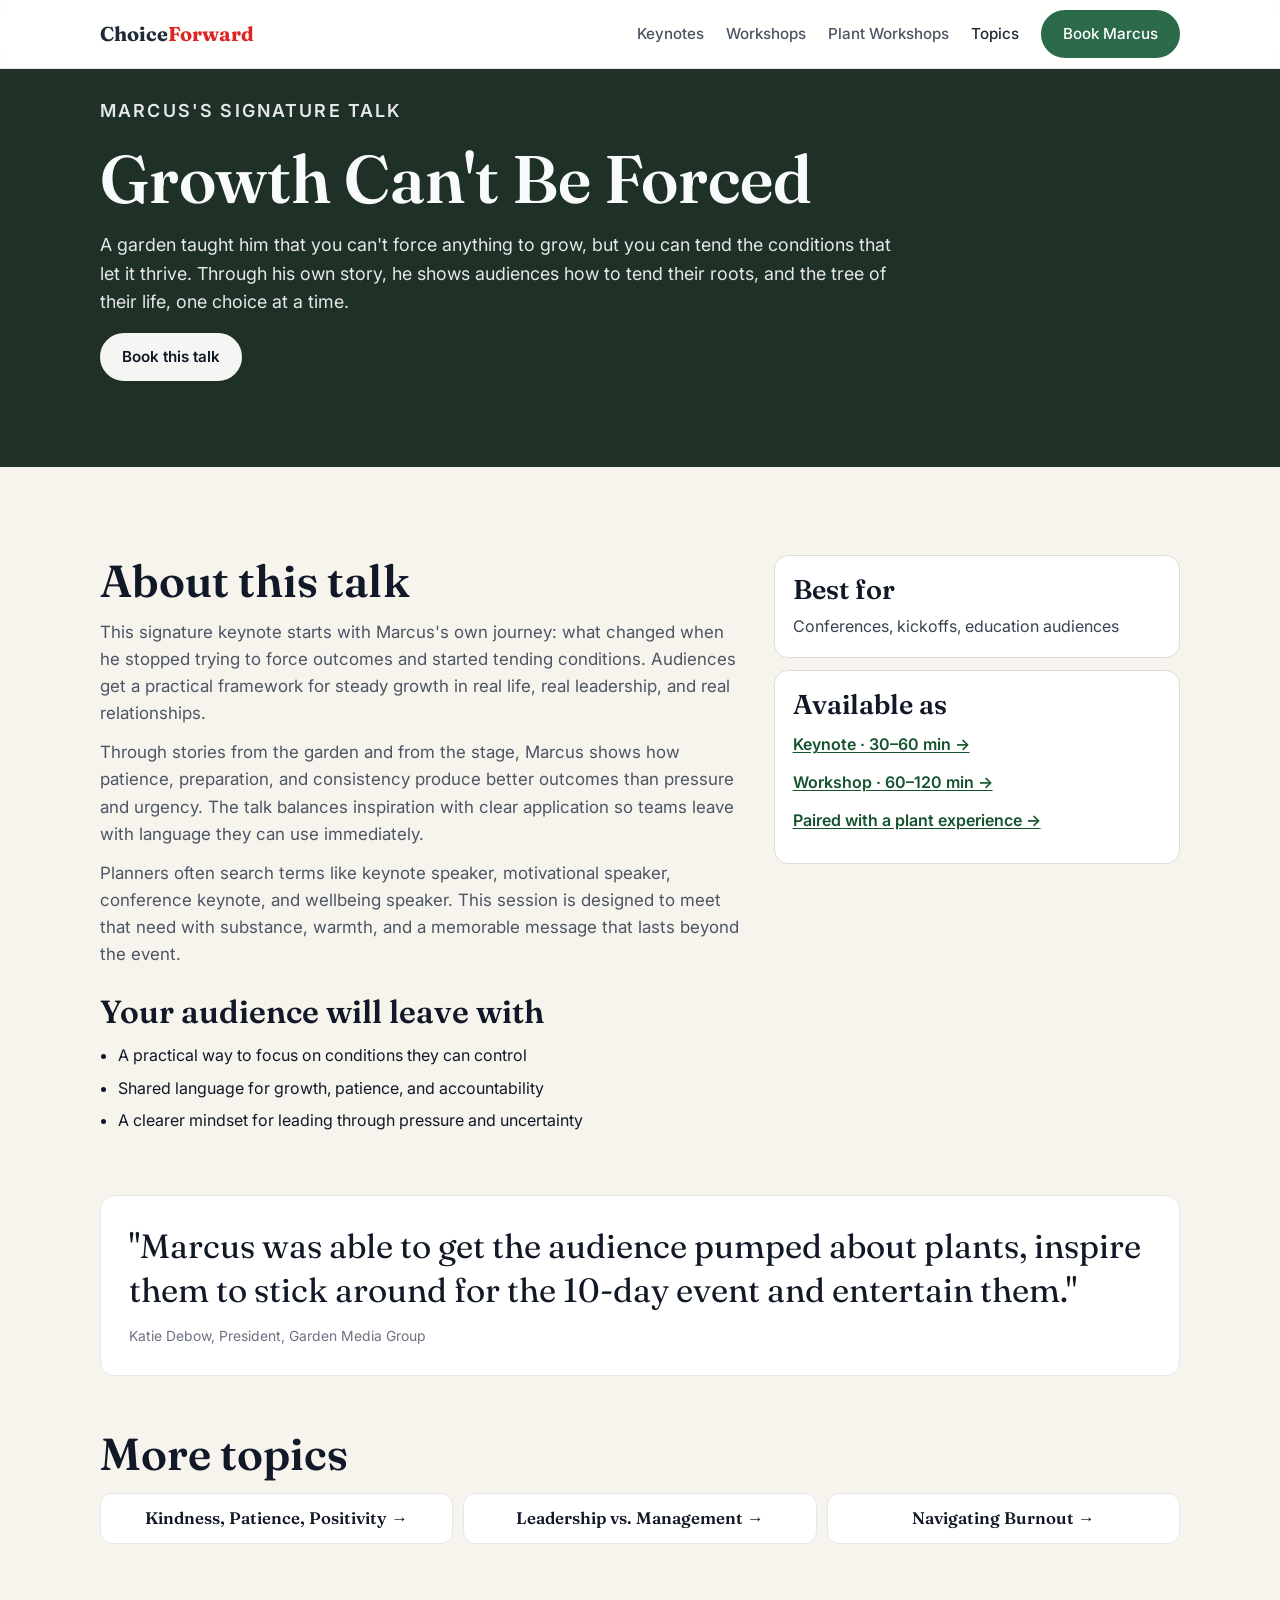
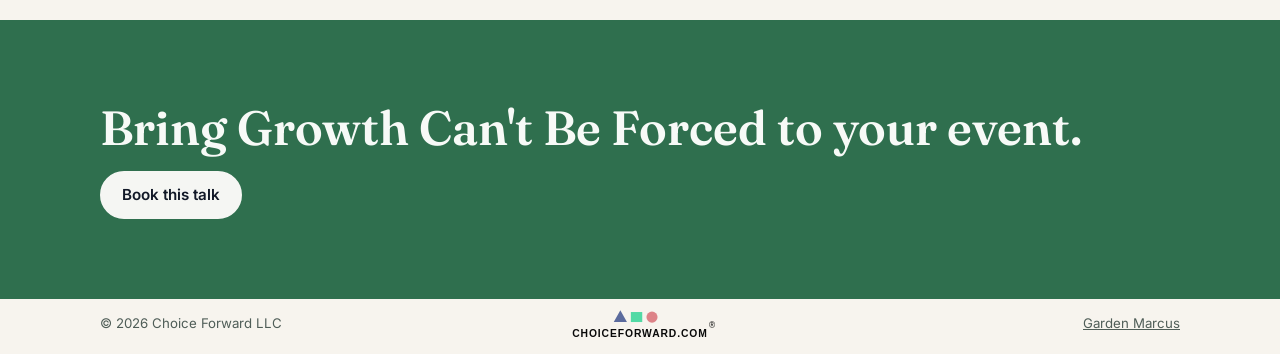
<file: growth-cant-be-forced.html>
<!DOCTYPE html>
<html lang="en">
<head>
  <meta charset="UTF-8" />
  <meta name="viewport" content="width=device-width, initial-scale=1.0" />
  <title>Growth Can't Be Forced | Signature Talk by Marcus Bridgewater</title>
  <meta name="description" content="Explore Marcus Bridgewater's signature talk, Growth Can't Be Forced. A keynote and workshop topic on leadership, wellbeing, and the power of tending conditions for growth." />
  <link rel="canonical" href="https://choiceforward.com/growth-cant-be-forced.html" />
  <meta property="og:type" content="article" />
  <meta property="og:url" content="https://choiceforward.com/growth-cant-be-forced.html" />
  <meta property="og:title" content="Growth Can't Be Forced | Signature Talk by Marcus Bridgewater" />
  <meta property="og:description" content="Explore Marcus Bridgewater's signature talk, Growth Can't Be Forced. A keynote and workshop topic on leadership, wellbeing, and the power of tending conditions for growth." />
  <meta property="og:image" content="https://choiceforward.com/assets/images/hero/hero-4.jpg" />
  <meta name="twitter:card" content="summary_large_image" />
  <meta name="twitter:title" content="Growth Can't Be Forced | Signature Talk by Marcus Bridgewater" />
  <meta name="twitter:description" content="Explore Marcus Bridgewater's signature talk, Growth Can't Be Forced. A keynote and workshop topic on leadership, wellbeing, and the power of tending conditions for growth." />
  <meta name="twitter:image" content="https://choiceforward.com/assets/images/hero/hero-4.jpg" />
  <link rel="icon" type="image/svg+xml" href="assets/images/garden-marcus-logos/choice-forward-favicon.svg" />
  <link rel="apple-touch-icon" href="assets/images/garden-marcus-logos/choice-forward-favicon.svg" />
  <link rel="preconnect" href="https://fonts.googleapis.com" />
  <link rel="preconnect" href="https://fonts.gstatic.com" crossorigin />
  <link href="https://fonts.googleapis.com/css2?family=Fraunces:opsz,wght@9..144,600;9..144,700&family=Inter:wght@400;500;600&display=swap" rel="stylesheet" />
  <style>
    :root {
      --forest: #1f2937;
      --forest-2: #2563eb;
      --leaf-dark: #166534;
      --cream: #f7f4ee;
      --paper: #ffffff;
      --clay: #dc2626;
      --clay-dark: #b91c1c;
      --ink: #111827;
      --muted: #4b5563;
      --line: #e5e7eb;
      --radius: 14px;
      --max: 1120px;
      --serif: "Fraunces", Georgia, serif;
      --sans: "Inter", system-ui, -apple-system, sans-serif;
    }

    * { box-sizing: border-box; margin: 0; padding: 0; }
    html { scroll-behavior: smooth; }
    body { font-family: var(--sans); background: var(--cream); color: var(--ink); line-height: 1.6; }
    a { color: inherit; }
    .wrap { max-width: var(--max); margin: 0 auto; padding: 0 20px; }
    h1, h2, h3 { font-family: var(--serif); line-height: 1.15; font-weight: 600; }

    .nav {
      position: sticky;
      top: 0;
      z-index: 50;
      background: rgba(255, 255, 255, .92);
      backdrop-filter: blur(8px);
      border-bottom: 1px solid var(--line);
    }
    .nav .wrap { min-height: 68px; display: flex; align-items: center; justify-content: space-between; }
    .logo { font-family: var(--serif); font-weight: 700; font-size: 1.25rem; text-decoration: none; color: var(--forest); }
    .logo span { color: var(--clay); }
    .nav ul { list-style: none; display: flex; align-items: center; gap: 22px; }
    .nav ul a { text-decoration: none; color: var(--muted); font-size: .95rem; font-weight: 500; }
    .nav ul a:hover,
    .nav ul a.active { color: var(--forest); }
    .nav .btn-primary { color: #ffffff; }

    .btn {
      display: inline-block;
      padding: 10px 20px;
      border-radius: 999px;
      text-decoration: none;
      font-weight: 600;
      font-size: .95rem;
      border: 2px solid transparent;
      transition: transform .15s ease, background .15s ease;
    }
    .btn:hover { transform: translateY(-1px); }
    .btn-primary { background: #2b6a4a; color: #fff; border-color: #2b6a4a; }
    .btn-primary:hover { background: #23563d; border-color: #23563d; }
    .btn-light { background: #f5f6f3; color: #111827; border-color: #f5f6f3; }

    .hero {
      background: #1f3026;
      color: #f9fafb;
      padding: 28px 0 86px;
    }
    .crumb {
      color: #d1d5db;
      font-size: .85rem;
      margin-bottom: 20px;
    }
    .crumb a { color: #d1d5db; text-decoration: underline; text-underline-offset: 2px; }
    .eyebrow {
      text-transform: uppercase;
      letter-spacing: .12em;
      font-size: .75rem;
      font-weight: 600;
      color: #e0b07a;
      margin-bottom: 14px;
    }
    .hero h1 { font-size: clamp(2.4rem, 6vw, 4.2rem); margin-bottom: 14px; }
    .hero p { color: #e5e7eb; font-size: 1.12rem; max-width: 800px; }
    .hero .btn { margin-top: 16px; }

    main { padding: 46px 0 0; }
    section { padding: 42px 0; }
    .split {
      display: grid;
      grid-template-columns: 1.35fr .85fr;
      gap: 28px;
      align-items: start;
    }
    h2 { font-size: clamp(1.8rem, 4vw, 2.8rem); margin-bottom: 12px; }
    .copy { color: var(--muted); font-size: 1.06rem; }
    .copy + .copy { margin-top: 12px; }

    .takeaways-title { font-size: 2rem; margin: 26px 0 12px; }
    .takeaways { padding-left: 18px; }
    .takeaways li { margin: 7px 0; }

    .side-card {
      border: 1px solid #d9dfd6;
      border-radius: var(--radius);
      background: var(--paper);
      padding: 18px;
    }
    .side-card + .side-card { margin-top: 12px; }
    .side-card h3 { font-size: 1.7rem; margin-bottom: 8px; }
    .side-card p,
    .side-card li,
    .side-card a { color: #374151; }
    .side-card ul { padding-left: 18px; }
    .side-card li { margin: 6px 0; }
    .available-links a {
      display: block;
      margin: 12px 0;
      color: #14532d;
      font-weight: 600;
      text-decoration: underline;
      text-underline-offset: 2px;
    }

    .quote-block {
      border: 1px solid var(--line);
      border-radius: var(--radius);
      background: var(--paper);
      padding: 28px;
      margin-top: 6px;
    }
    .quote-block p { font-family: var(--serif); font-size: clamp(1.5rem, 3.3vw, 2.1rem); line-height: 1.32; }
    .quote-block cite { display: block; margin-top: 12px; font-size: .87rem; font-style: normal; color: #6b7280; }

    .more-topics h2 { margin-bottom: 14px; }
    .more-grid {
      display: grid;
      grid-template-columns: repeat(3, 1fr);
      gap: 10px;
    }
    .more-grid a {
      text-decoration: none;
      background: var(--paper);
      border: 1px solid var(--line);
      border-radius: 12px;
      padding: 14px 14px;
      font-family: var(--serif);
      font-weight: 600;
      font-size: 1.05rem;
      line-height: 1.2;
      display: flex;
      align-items: center;
      justify-content: center;
      text-align: center;
      white-space: nowrap;
    }

    .cta {
      margin-top: 34px;
      background: #2f6f4e;
      color: #f7faf7;
    }
    .cta .wrap {
      padding: 38px 20px;
      display: flex;
      align-items: center;
      justify-content: space-between;
      gap: 16px;
      flex-wrap: wrap;
    }
    .cta h2 { margin: 0; font-size: clamp(2rem, 4vw, 3rem); }

    footer {
      position: relative;
      padding: 14px 0 20px;
      font-size: .83rem;
      color: #4f5d57;
    }
    footer .wrap {
      display: flex;
      justify-content: space-between;
      align-items: center;
      gap: 12px;
      flex-wrap: wrap;
    }
    .footer-center-logo {
      position: absolute;
      left: 50%;
      bottom: 4px;
      transform: translateX(-50%);
      display: block;
      width: clamp(96px, 12vw, 150px);
      height: auto;
      opacity: .96;
      pointer-events: none;
    }

    @media (max-width: 980px) {
      .split,
      .more-grid { grid-template-columns: 1fr; }
    }

    @media (max-width: 740px) {
      .nav ul li:nth-child(-n+3) { display: none; }
      .hero { padding-bottom: 56px; }
      .quote-block { padding: 22px; }
      .footer-center-logo { width: 96px; }
    }
  </style>

  <script type="application/ld+json">
  {
    "@context": "https://schema.org",
    "@type": "CreativeWork",
    "name": "Growth Can't Be Forced",
    "creator": {
      "@type": "Person",
      "name": "Marcus Bridgewater"
    },
    "about": ["Keynote speaking", "Leadership", "Wellbeing"],
    "url": "https://choiceforward.com/growth-cant-be-forced.html",
    "description": "Signature talk by Marcus Bridgewater on creating conditions for personal and collective growth."
  }
  </script>
</head>
<body>
  <nav class="nav">
    <div class="wrap">
      <a href="index.html" class="logo">Choice<span>Forward</span></a>
      <ul>
        <li><a href="keynotes.html">Keynotes</a></li>
        <li><a href="workshops.html">Workshops</a></li>
        <li><a href="plant-workshops.html">Plant Workshops</a></li>
        <li><a href="index.html#topics" class="active">Topics</a></li>
        <li><a href="book.html" class="btn btn-primary">Book Marcus</a></li>
      </ul>
    </div>
  </nav>

  <header class="hero">
    <div class="wrap">
      <p class="eyebrow">Marcus's signature talk</p>
      <h1>Growth Can't Be Forced</h1>
      <p>A garden taught him that you can't force anything to grow, but you can tend the conditions that let it thrive. Through his own story, he shows audiences how to tend their roots, and the tree of their life, one choice at a time.</p>
      <a href="book.html" class="btn btn-light">Book this talk</a>
    </div>
  </header>

  <main>
    <section>
      <div class="wrap split">
        <div>
          <h2>About this talk</h2>
          <p class="copy">This signature keynote starts with Marcus's own journey: what changed when he stopped trying to force outcomes and started tending conditions. Audiences get a practical framework for steady growth in real life, real leadership, and real relationships.</p>
          <p class="copy">Through stories from the garden and from the stage, Marcus shows how patience, preparation, and consistency produce better outcomes than pressure and urgency. The talk balances inspiration with clear application so teams leave with language they can use immediately.</p>
          <p class="copy">Planners often search terms like keynote speaker, motivational speaker, conference keynote, and wellbeing speaker. This session is designed to meet that need with substance, warmth, and a memorable message that lasts beyond the event.</p>

          <h3 class="takeaways-title">Your audience will leave with</h3>
          <ul class="takeaways">
            <li>A practical way to focus on conditions they can control</li>
            <li>Shared language for growth, patience, and accountability</li>
            <li>A clearer mindset for leading through pressure and uncertainty</li>
          </ul>
        </div>

        <div>
          <aside class="side-card">
            <h3>Best for</h3>
            <p>Conferences, kickoffs, education audiences</p>
          </aside>
          <aside class="side-card available-links">
            <h3>Available as</h3>
            <a href="keynotes.html">Keynote · 30–60 min →</a>
            <a href="workshops.html">Workshop · 60–120 min →</a>
            <a href="plant-workshops.html">Paired with a plant experience →</a>
          </aside>
        </div>
      </div>
    </section>

    <section style="padding-top:6px;">
      <div class="wrap">
        <blockquote class="quote-block">
          <p>"Marcus was able to get the audience pumped about plants, inspire them to stick around for the 10-day event and entertain them."</p>
          <cite>Katie Debow, President, Garden Media Group</cite>
        </blockquote>
      </div>
    </section>

    <section class="more-topics" style="padding-top:10px;">
      <div class="wrap">
        <h2>More topics</h2>
        <div class="more-grid">
          <a href="kindness-patience-positivity.html">Kindness, Patience, Positivity →</a>
          <a href="leadership-vs-management.html">Leadership vs. Management →</a>
          <a href="navigating-burnout.html">Navigating Burnout →</a>
        </div>
      </div>
    </section>

    <section class="cta">
      <div class="wrap">
        <h2>Bring Growth Can't Be Forced to your event.</h2>
        <a href="book.html" class="btn btn-light">Book this talk</a>
      </div>
    </section>
  </main>

  <footer>
    <div class="wrap">
      <span>© 2026 Choice Forward LLC</span>
      <a href="https://gardenmarcus.com" target="_blank" rel="noopener">Garden Marcus</a>
    </div>
    <img class="footer-center-logo" src="assets/images/garden-marcus-logos/Choice%20Forward%20Bottom%20Logo.svg" alt="Choice Forward logo" loading="lazy" />
  </footer>
</body>
</html>
</file>
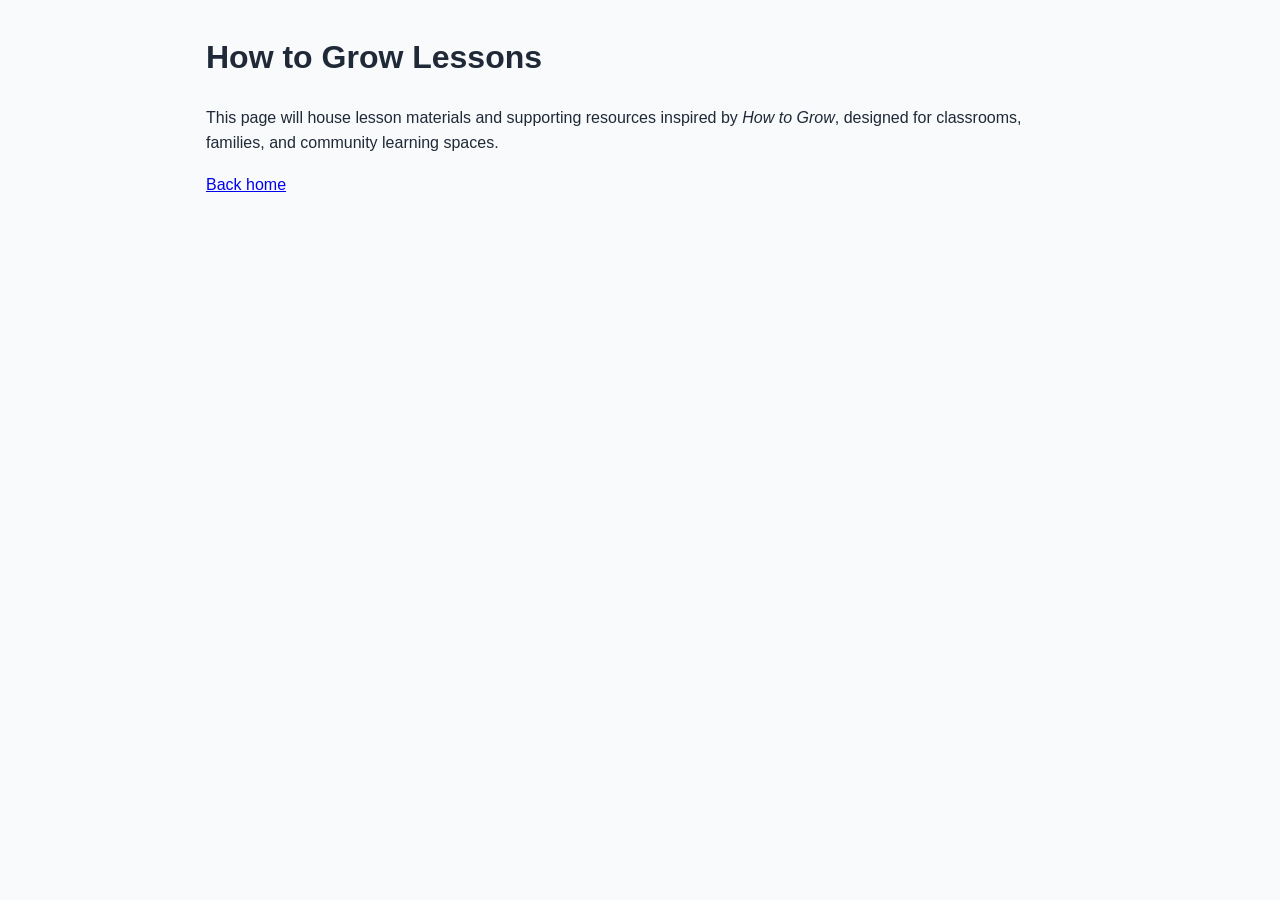
<file: how-to-grow-lessons.html>
<!doctype html>
<html lang="en">
  <head>
    <meta charset="UTF-8" />
    <meta name="viewport" content="width=device-width, initial-scale=1.0" />
    <title>How to Grow Lessons — Choice Forward</title>
    <meta name="description" content="How to Grow lesson resources and supporting materials from Choice Forward." />
    <link rel="canonical" href="https://choiceforward.com/how-to-grow-lessons.html" />
    <meta name="robots" content="noindex,follow" />
    <meta property="og:type" content="website" />
    <meta property="og:url" content="https://choiceforward.com/how-to-grow-lessons.html" />
    <meta property="og:title" content="How to Grow Lessons — Choice Forward" />
    <meta property="og:description" content="How to Grow lesson resources and supporting materials from Choice Forward." />
    <meta property="og:image" content="https://choiceforward.com/assets/images/hero/hero-6.jpg" />
    <meta name="twitter:card" content="summary_large_image" />
    <meta name="twitter:title" content="How to Grow Lessons — Choice Forward" />
    <meta name="twitter:description" content="How to Grow lesson resources and supporting materials from Choice Forward." />
    <meta name="twitter:image" content="https://choiceforward.com/assets/images/hero/hero-6.jpg" />
    <link rel="icon" type="image/svg+xml" href="assets/images/garden-marcus-logos/choice-forward-favicon.svg" />
    <link rel="apple-touch-icon" href="assets/images/garden-marcus-logos/choice-forward-favicon.svg" />
    <link rel="stylesheet" href="css/style.css" />
  </head>
  <body>
    <main>
      <h1>How to Grow Lessons</h1>
      <p>This page will house lesson materials and supporting resources inspired by <em>How to Grow</em>, designed for classrooms, families, and community learning spaces.</p>
      <p><a href="index.html">Back home</a></p>
    </main>
  </body>
</html>
</file>
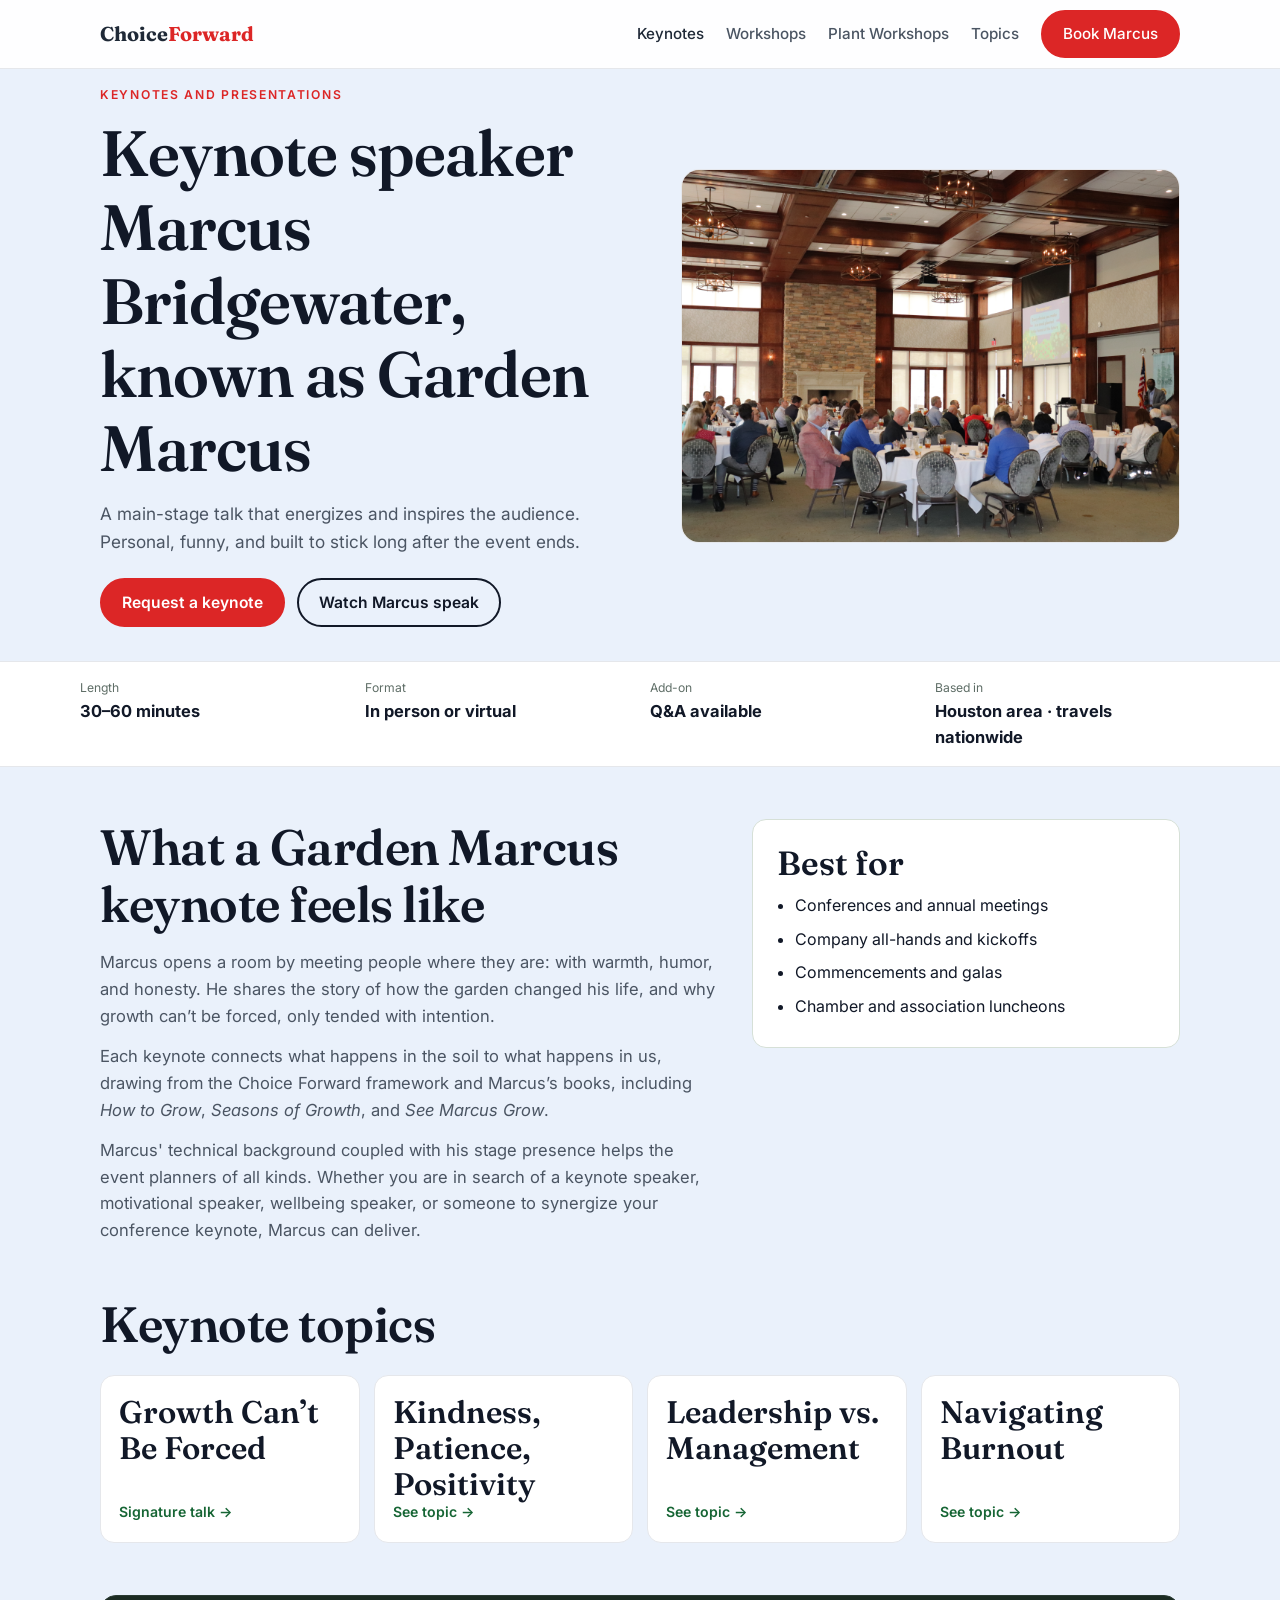
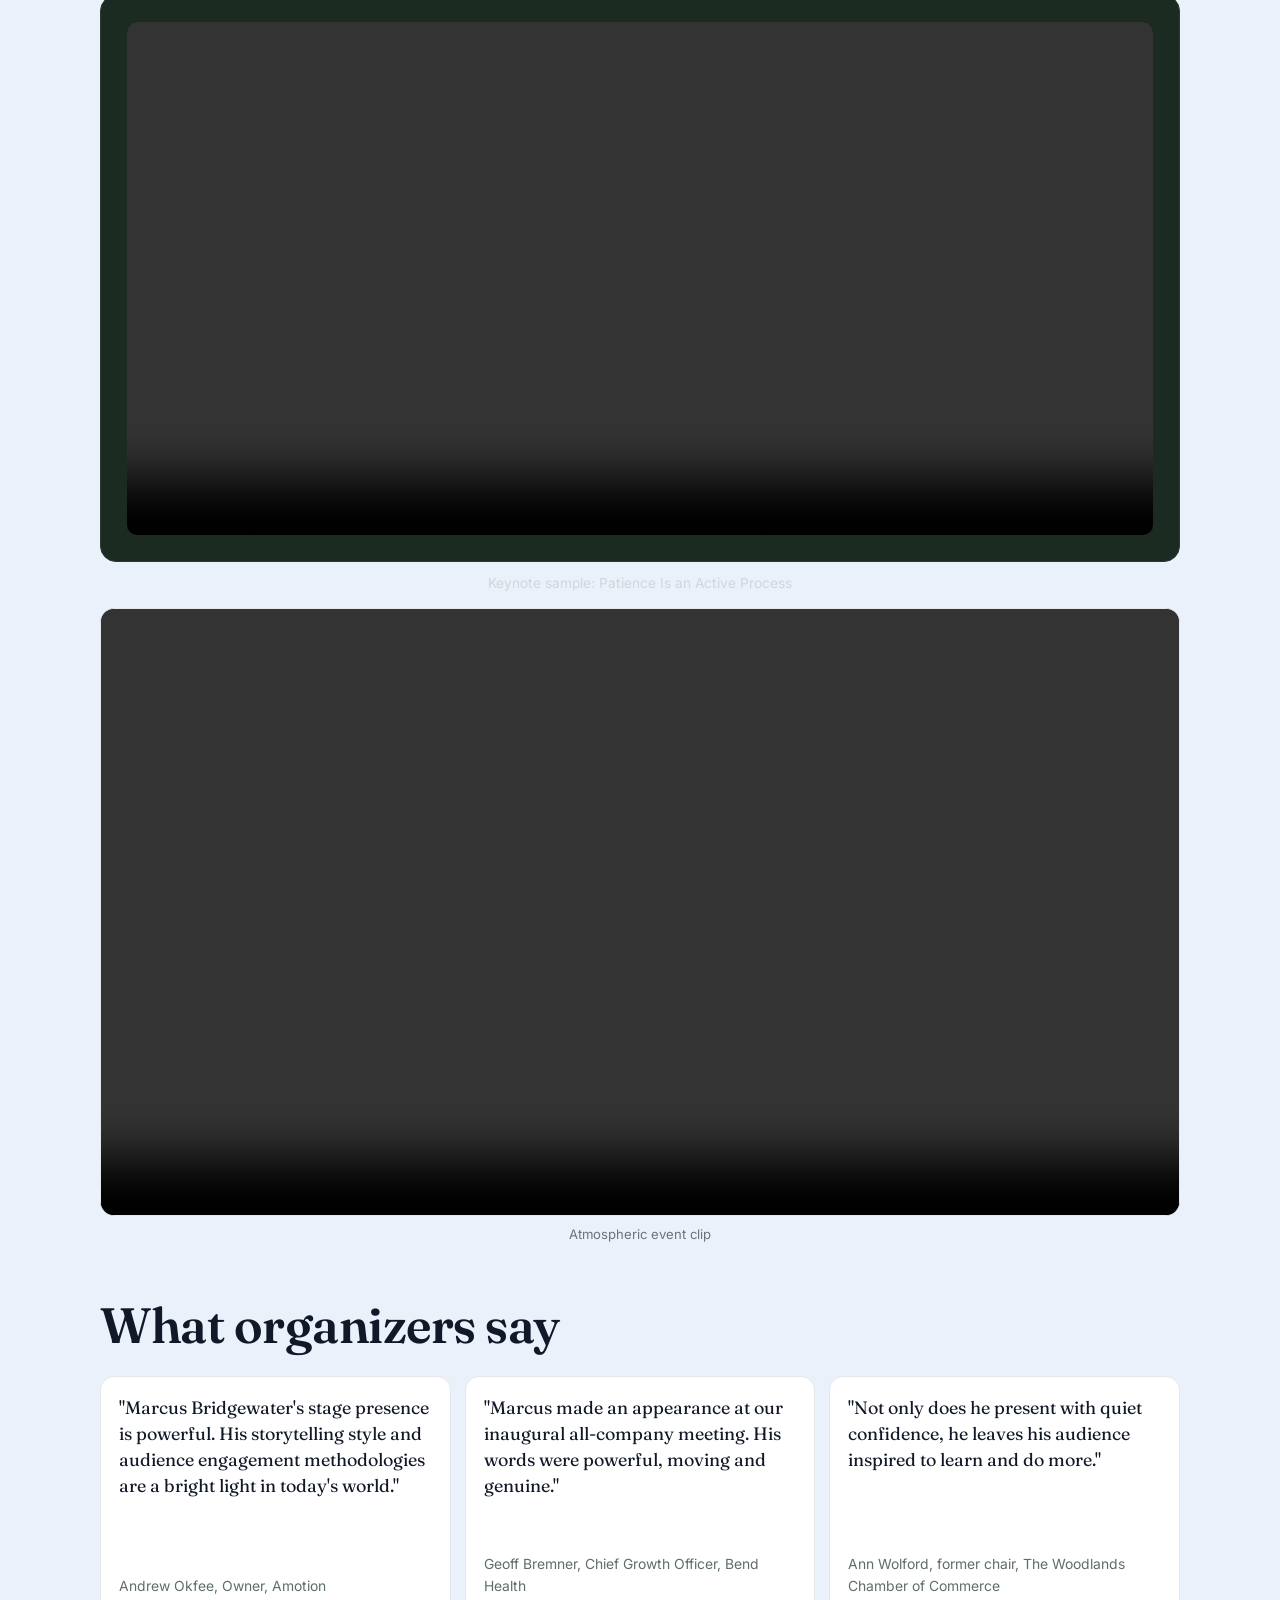
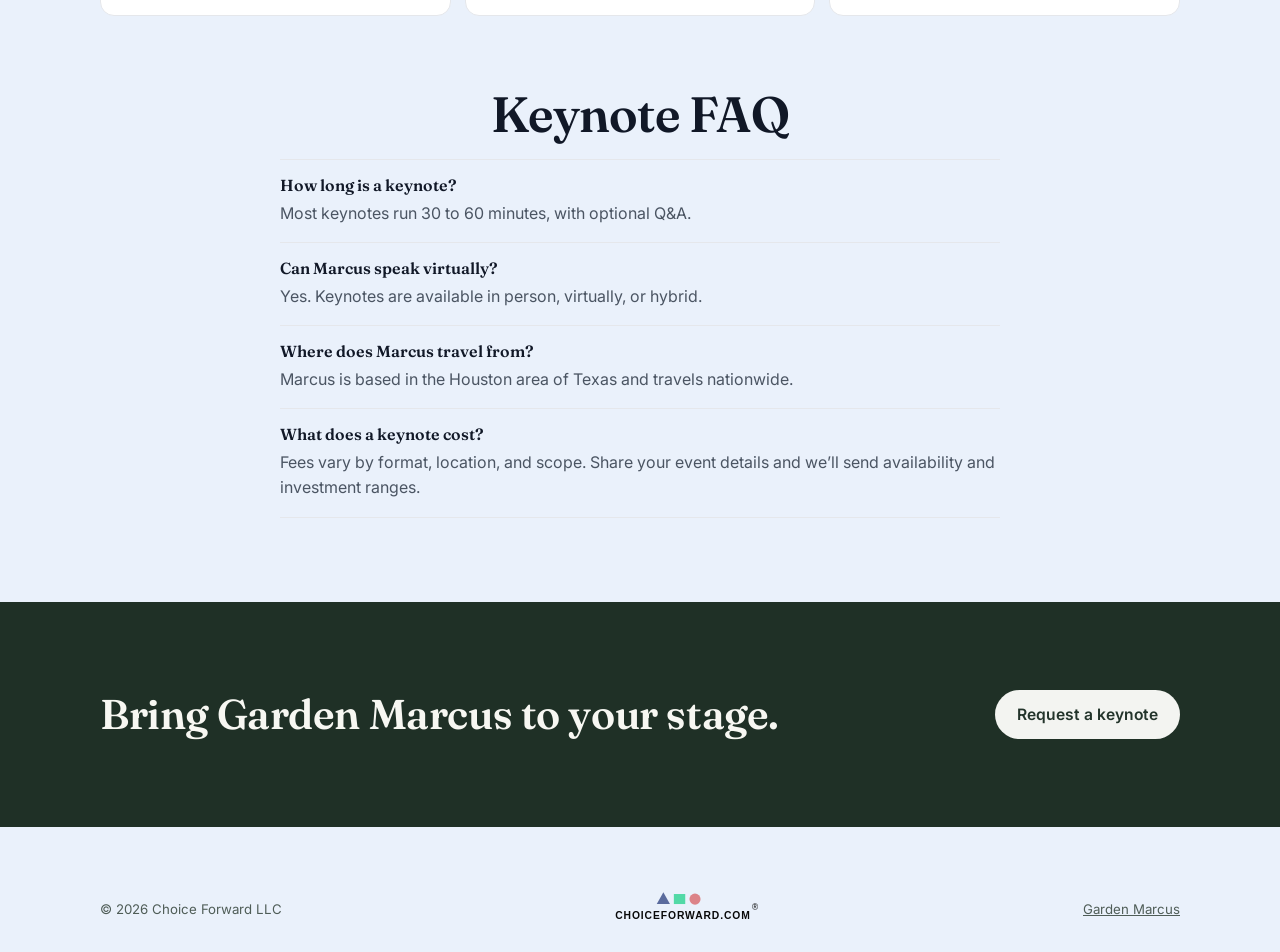
<file: keynotes.html>
<!DOCTYPE html>
<html lang="en">
<head>
  <meta charset="UTF-8" />
  <meta name="viewport" content="width=device-width, initial-scale=1.0" />
  <title>Keynote Speaker Marcus Bridgewater (Garden Marcus) | Choice Forward</title>
  <meta name="description" content="Book keynote speaker Marcus Bridgewater (Garden Marcus) for conferences, annual meetings, company kickoffs, and leadership events. In-person and virtual keynote options available." />
  <link rel="canonical" href="https://choiceforward.com/keynotes.html" />
  <meta property="og:type" content="website" />
  <meta property="og:url" content="https://choiceforward.com/keynotes.html" />
  <meta property="og:title" content="Keynote Speaker Marcus Bridgewater (Garden Marcus) | Choice Forward" />
  <meta property="og:description" content="Book keynote speaker Marcus Bridgewater (Garden Marcus) for conferences, annual meetings, company kickoffs, and leadership events. In-person and virtual keynote options available." />
  <meta property="og:image" content="https://choiceforward.com/assets/images/hero/hero-4.jpg" />
  <meta name="twitter:card" content="summary_large_image" />
  <meta name="twitter:title" content="Keynote Speaker Marcus Bridgewater (Garden Marcus) | Choice Forward" />
  <meta name="twitter:description" content="Book keynote speaker Marcus Bridgewater (Garden Marcus) for conferences, annual meetings, company kickoffs, and leadership events. In-person and virtual keynote options available." />
  <meta name="twitter:image" content="https://choiceforward.com/assets/images/hero/hero-4.jpg" />
  <link rel="icon" type="image/svg+xml" href="assets/images/garden-marcus-logos/choice-forward-favicon.svg" />
  <link rel="apple-touch-icon" href="assets/images/garden-marcus-logos/choice-forward-favicon.svg" />
  <link rel="preconnect" href="https://fonts.googleapis.com" />
  <link rel="preconnect" href="https://fonts.gstatic.com" crossorigin />
  <link href="https://fonts.googleapis.com/css2?family=Fraunces:opsz,wght@9..144,600;9..144,700&family=Inter:wght@400;500;600&display=swap" rel="stylesheet" />
  <style>
    :root {
      --forest: #1f2937;
      --forest-2: #2563eb;
      --moss: #22c55e;
      --leaf-dark: #166534;
      --leaf-soft: #ecfdf3;
      --cream: #eaf1fb;
      --paper: #ffffff;
      --clay: #dc2626;
      --clay-dark: #b91c1c;
      --ink: #111827;
      --muted: #4b5563;
      --line: #e5e7eb;
      --radius: 14px;
      --max: 1120px;
      --serif: "Fraunces", Georgia, serif;
      --sans: "Inter", system-ui, -apple-system, sans-serif;
    }

    * { box-sizing: border-box; margin: 0; padding: 0; }
    html { scroll-behavior: smooth; }
    body { font-family: var(--sans); background: var(--cream); color: var(--ink); line-height: 1.6; }
    a { color: inherit; }
    img { max-width: 100%; display: block; }
    .wrap { max-width: var(--max); margin: 0 auto; padding: 0 20px; }
    h1, h2, h3 { font-family: var(--serif); line-height: 1.15; font-weight: 600; }

    .nav {
      position: sticky;
      top: 0;
      z-index: 50;
      background: rgba(255, 255, 255, .92);
      backdrop-filter: blur(8px);
      border-bottom: 1px solid var(--line);
    }
    .nav .wrap { min-height: 68px; display: flex; align-items: center; justify-content: space-between; }
    .logo { font-family: var(--serif); font-weight: 700; font-size: 1.25rem; text-decoration: none; color: var(--forest); }
    .logo span { color: var(--clay); }
    .nav ul { list-style: none; display: flex; align-items: center; gap: 22px; }
    .nav ul a { text-decoration: none; color: var(--muted); font-size: .95rem; font-weight: 500; }
    .nav ul a:hover,
    .nav ul a.active { color: var(--forest); }
    .nav .btn-primary { color: #ffffff; }

    .btn {
      display: inline-block;
      padding: 10px 20px;
      border-radius: 999px;
      text-decoration: none;
      font-weight: 600;
      font-size: .98rem;
      border: 2px solid transparent;
      transition: transform .15s ease, background .15s ease;
    }
    .btn:hover { transform: translateY(-1px); }
    .btn-primary { background: var(--clay); color: #fff; border-color: var(--clay); }
    .btn-primary:hover { background: var(--clay-dark); border-color: var(--clay-dark); }
    .btn-ghost { border-color: currentColor; color: inherit; background: transparent; }

    main { padding-bottom: 46px; }
    section { padding: 52px 0; }
    .eyebrow {
      text-transform: uppercase;
      letter-spacing: .14em;
      font-size: .76rem;
      font-weight: 600;
      color: var(--clay);
      margin-bottom: 12px;
    }

    .hero { padding: 16px 0 0; }
    .breadcrumb {
      display: inline-flex;
      align-items: center;
      gap: 6px;
      font-size: .87rem;
      color: var(--muted);
      text-decoration: none;
      margin-bottom: 20px;
    }
    .breadcrumb:hover { color: var(--forest-2); }
    .hero-grid {
      display: grid;
      grid-template-columns: 1fr .95fr;
      gap: 56px;
      align-items: center;
    }
    .hero h1 { font-size: clamp(2.3rem, 5.2vw, 4rem); margin-bottom: 16px; letter-spacing: -.015em; }
    .hero .lede { max-width: 620px; color: var(--muted); font-size: 1.08rem; margin-bottom: 22px; }
    .hero-ctas { display: flex; flex-wrap: wrap; gap: 12px; }
    .hero-image {
      border-radius: 18px;
      overflow: hidden;
      border: 1px solid var(--line);
      background: var(--paper);
      aspect-ratio: 4 / 3;
    }
    .hero-image img { width: 100%; height: 100%; object-fit: cover; object-position: center 35%; }

    .facts {
      border-top: 1px solid var(--line);
      border-bottom: 1px solid var(--line);
      background: var(--paper);
      margin-top: 34px;
    }
    .facts-grid {
      display: grid;
      grid-template-columns: repeat(4, 1fr);
      gap: 20px;
      padding: 16px 0;
    }
    .fact small { display: block; color: #5f6e67; font-size: .76rem; margin-bottom: 2px; }
    .fact strong { font-size: 1.03rem; line-height: 1.35; }

    .split {
      display: grid;
      grid-template-columns: 1.3fr .9fr;
      gap: 34px;
      align-items: start;
    }
    h2 { font-size: clamp(2rem, 4vw, 3.1rem); margin-bottom: 16px; letter-spacing: -.01em; }
    p + p { margin-top: 14px; }
    .copy { color: var(--muted); font-size: 1.04rem; }
    .panel {
      background: var(--paper);
      border: 1px solid #d6e0d7;
      border-radius: var(--radius);
      padding: 24px 24px 20px;
    }
    .panel h3 { font-size: 2.1rem; margin-bottom: 10px; }
    .panel ul { padding-left: 18px; }
    .panel li { margin: 8px 0; }

    .topic-grid {
      display: grid;
      grid-template-columns: repeat(4, 1fr);
      gap: 14px;
      margin-top: 22px;
    }
    .topic-card {
      border: 1px solid var(--line);
      border-radius: var(--radius);
      background: var(--paper);
      padding: 18px;
      min-height: 124px;
      display: flex;
      flex-direction: column;
      justify-content: space-between;
      text-decoration: none;
    }
    .topic-card h3 { font-size: 1.95rem; }
    .topic-card span { color: var(--leaf-dark); font-size: .88rem; font-weight: 600; }

    .reel {
      background: #1b2b22;
      color: #f3f8f3;
      border-radius: 16px;
      min-height: 470px;
      display: flex;
      align-items: stretch;
      justify-content: stretch;
      padding: 26px;
      text-align: center;
      font-size: 1rem;
      border: 1px solid #2a3b32;
    }
    .reel video {
      width: 100%;
      height: 100%;
      border-radius: 10px;
      background: #000;
      object-fit: contain;
    }
    .reel-caption {
      margin-top: 10px;
      font-size: .86rem;
      color: #d1d5db;
      text-align: center;
    }
    .atmo-visual {
      margin-top: 14px;
      border: 1px solid var(--line);
      border-radius: 14px;
      overflow: hidden;
      background: #0f172a;
    }
    .atmo-visual video {
      width: 100%;
      display: block;
      aspect-ratio: 16 / 9;
      object-fit: cover;
    }
    .atmo-caption {
      margin-top: 8px;
      font-size: .82rem;
      color: #6b7280;
      text-align: center;
    }

    .quotes {
      display: grid;
      grid-template-columns: repeat(3, 1fr);
      gap: 14px;
      margin-top: 22px;
    }
    .quote {
      background: var(--paper);
      border: 1px solid var(--line);
      border-radius: var(--radius);
      padding: 18px;
      display: flex;
      flex-direction: column;
      justify-content: space-between;
      min-height: 240px;
    }
    .quote p { font-family: var(--serif); font-size: 1.12rem; line-height: 1.45; }
    .quote cite { display: block; margin-top: 10px; color: #5f6e67; font-style: normal; font-size: .87rem; }

    .faq {
      max-width: 760px;
      margin: 0 auto;
      padding-top: 18px;
    }
    .faq h2 { text-align: center; margin-bottom: 16px; }
    .faq-item {
      border-top: 1px solid var(--line);
      padding: 16px 0;
    }
    .faq-item:last-child { border-bottom: 1px solid var(--line); }
    .faq-item h3 { font-size: 1rem; margin-bottom: 6px; }
    .faq-item p { color: var(--muted); }

    .cta {
      margin-top: 32px;
      background: #1f3026;
      color: #f7f7f2;
      border-radius: 0;
    }
    .cta .wrap {
      padding: 36px 20px;
      display: flex;
      align-items: center;
      justify-content: space-between;
      gap: 20px;
      flex-wrap: wrap;
    }
    .cta h2 { margin: 0; font-size: clamp(1.65rem, 4vw, 2.6rem); }

    footer {
      position: relative;
      padding: 14px 0 20px;
      font-size: .83rem;
      color: #4f5d57;
    }
    footer .wrap {
      display: flex;
      justify-content: space-between;
      align-items: center;
      gap: 12px;
      flex-wrap: wrap;
    }
    .footer-center-logo {
      display: inline-block;
      margin: 0;
      width: clamp(96px, 12vw, 150px);
      height: auto;
      opacity: .96;
    }

    @media (max-width: 980px) {
      .hero-grid,
      .split { grid-template-columns: 1fr; }
      .facts-grid { grid-template-columns: repeat(2, 1fr); }
      .topic-grid,
      .quotes { grid-template-columns: 1fr 1fr; }
    }

    @media (max-width: 740px) {
      .nav ul li:nth-child(-n+3) { display: none; }
      .topic-grid,
      .quotes,
      .facts-grid { grid-template-columns: 1fr; }
      .hero-image { aspect-ratio: 4 / 3; }
      .reel { min-height: 280px; }
      .footer-center-logo { width: 96px; }
    }
  </style>

  <script type="application/ld+json">
  {
    "@context": "https://schema.org",
    "@type": "Service",
    "name": "Keynote Speaking by Marcus Bridgewater",
    "provider": {
      "@type": "Organization",
      "name": "Choice Forward",
      "url": "https://choiceforward.com"
    },
    "serviceType": "Keynote speaking",
    "areaServed": "United States",
    "audience": {
      "@type": "Audience",
      "audienceType": "Conferences, corporate teams, associations, schools"
    },
    "url": "https://choiceforward.com/keynotes.html",
    "description": "Marcus Bridgewater (Garden Marcus) delivers keynotes on growth, leadership, and wellbeing for conferences, annual meetings, and company events."
  }
  </script>
  <script type="application/ld+json">
  {
    "@context": "https://schema.org",
    "@type": "FAQPage",
    "mainEntity": [
      {
        "@type": "Question",
        "name": "How long is a keynote?",
        "acceptedAnswer": {
          "@type": "Answer",
          "text": "Most keynotes run 30 to 60 minutes, with optional Q&A."
        }
      },
      {
        "@type": "Question",
        "name": "Can Marcus speak virtually?",
        "acceptedAnswer": {
          "@type": "Answer",
          "text": "Yes. Keynotes are available in person, virtually, or hybrid."
        }
      },
      {
        "@type": "Question",
        "name": "Where does Marcus travel from?",
        "acceptedAnswer": {
          "@type": "Answer",
          "text": "Marcus is based in the Houston area of Texas and travels nationwide."
        }
      },
      {
        "@type": "Question",
        "name": "What does a keynote cost?",
        "acceptedAnswer": {
          "@type": "Answer",
          "text": "Fees vary by format, location, and scope. Share your event details and we’ll send availability and investment ranges."
        }
      }
    ]
  }
  </script>
  <script type="application/ld+json">
  {
    "@context": "https://schema.org",
    "@graph": [
      {
        "@type": "VideoObject",
        "name": "Keynote sample: Patience Is an Active Process",
        "description": "Keynote sample video featuring Marcus Bridgewater speaking.",
        "thumbnailUrl": "https://choiceforward.com/assets/images/hero/hero-4.jpg",
        "duration": "PT1M16S",
        "contentUrl": "https://choiceforward.com/assets/videos/%28keynote%20sample%29%20PATIENCE%20IS%20AN%20ACTIVE%20PROCESS%281%29.mp4",
        "embedUrl": "https://choiceforward.com/keynotes.html#reel",
        "publisher": {
          "@type": "Organization",
          "name": "Choice Forward",
          "url": "https://choiceforward.com"
        }
      },
      {
        "@type": "VideoObject",
        "name": "Atmospheric event clip",
        "description": "Short visual atmospheric clip from a keynote event.",
        "thumbnailUrl": "https://choiceforward.com/assets/images/hero/hero-4.jpg",
        "duration": "PT36S",
        "contentUrl": "https://choiceforward.com/assets/videos/Sample%20Video%202.mp4",
        "embedUrl": "https://choiceforward.com/keynotes.html#reel",
        "publisher": {
          "@type": "Organization",
          "name": "Choice Forward",
          "url": "https://choiceforward.com"
        }
      }
    ]
  }
  </script>
</head>
<body>
  <nav class="nav">
    <div class="wrap">
      <a href="index.html" class="logo">Choice<span>Forward</span></a>
      <ul>
        <li><a href="keynotes.html" class="active">Keynotes</a></li>
        <li><a href="workshops.html">Workshops</a></li>
        <li><a href="plant-workshops.html">Plant Workshops</a></li>
        <li><a href="#keynote-topics">Topics</a></li>
        <li><a href="book.html" class="btn btn-primary">Book Marcus</a></li>
      </ul>
    </div>
  </nav>

  <main>
    <section class="hero">
      <div class="wrap">
        <div class="hero-grid">
          <div>
            <p class="eyebrow">Keynotes and presentations</p>
            <h1>Keynote speaker Marcus Bridgewater, known as Garden Marcus</h1>
            <p class="lede">A main-stage talk that energizes and inspires the audience. Personal, funny, and built to stick long after the event ends.</p>
            <div class="hero-ctas">
              <a href="book.html" class="btn btn-primary">Request a keynote</a>
              <a href="#reel" class="btn btn-ghost">Watch Marcus speak</a>
            </div>
          </div>
          <figure class="hero-image">
            <img src="assets/images/hero/hero-4.jpg" alt="Marcus Bridgewater speaking on stage" loading="eager" />
          </figure>
        </div>
      </div>

      <div class="facts">
        <div class="wrap facts-grid">
          <div class="fact">
            <small>Length</small>
            <strong>30–60 minutes</strong>
          </div>
          <div class="fact">
            <small>Format</small>
            <strong>In person or virtual</strong>
          </div>
          <div class="fact">
            <small>Add-on</small>
            <strong>Q&amp;A available</strong>
          </div>
          <div class="fact">
            <small>Based in</small>
            <strong>Houston area · travels nationwide</strong>
          </div>
        </div>
      </div>
    </section>

    <section>
      <div class="wrap split">
        <div>
          <h2>What a Garden Marcus keynote feels like</h2>
          <p class="copy">Marcus opens a room by meeting people where they are: with warmth, humor, and honesty. He shares the story of how the garden changed his life, and why growth can’t be forced, only tended with intention.</p>
          <p class="copy">Each keynote connects what happens in the soil to what happens in us, drawing from the Choice Forward framework and Marcus’s books, including <em>How to Grow</em>, <em>Seasons of Growth</em>, and <em>See Marcus Grow</em>.</p>
          <p class="copy">Marcus' technical background coupled with his stage presence helps the event planners of all kinds. Whether you are in search of a keynote speaker, motivational speaker, wellbeing speaker, or someone to synergize your conference keynote, Marcus can deliver.</p>
        </div>
        <aside class="panel">
          <h3>Best for</h3>
          <ul>
            <li>Conferences and annual meetings</li>
            <li>Company all-hands and kickoffs</li>
            <li>Commencements and galas</li>
            <li>Chamber and association luncheons</li>
          </ul>
        </aside>
      </div>
    </section>

    <section id="keynote-topics" style="padding-top:0;">
      <div class="wrap">
        <h2>Keynote topics</h2>
        <div class="topic-grid">
          <a class="topic-card" href="growth-cant-be-forced.html">
            <h3>Growth Can’t Be Forced</h3>
            <span>Signature talk →</span>
          </a>
          <a class="topic-card" href="kindness-patience-positivity.html">
            <h3>Kindness, Patience, Positivity</h3>
            <span>See topic →</span>
          </a>
          <a class="topic-card" href="leadership-vs-management.html">
            <h3>Leadership vs. Management</h3>
            <span>See topic →</span>
          </a>
          <a class="topic-card" href="navigating-burnout.html">
            <h3>Navigating Burnout</h3>
            <span>See topic →</span>
          </a>
        </div>
      </div>
    </section>

    <section id="reel" style="padding-top:0;">
      <div class="wrap">
        <div class="reel" aria-label="Keynote sample video">
          <video controls preload="metadata" playsinline>
            <source src="assets/videos/%28keynote%20sample%29%20PATIENCE%20IS%20AN%20ACTIVE%20PROCESS%281%29.mp4" type="video/mp4" />
            Your browser does not support the video tag.
          </video>
        </div>
        <p class="reel-caption">Keynote sample: Patience Is an Active Process</p>

        <div class="atmo-visual" aria-label="Atmospheric event clip">
          <video controls autoplay muted loop playsinline preload="metadata">
            <source src="assets/videos/Sample%20Video%202.mp4" type="video/mp4" />
          </video>
        </div>
        <p class="atmo-caption">Atmospheric event clip</p>
      </div>
    </section>

    <section style="padding-top:0;">
      <div class="wrap">
        <h2>What organizers say</h2>
        <div class="quotes">
          <article class="quote">
            <p>"Marcus Bridgewater's stage presence is powerful. His storytelling style and audience engagement methodologies are a bright light in today's world."</p>
            <cite>Andrew Okfee, Owner, Amotion</cite>
          </article>
          <article class="quote">
            <p>"Marcus made an appearance at our inaugural all-company meeting. His words were powerful, moving and genuine."</p>
            <cite>Geoff Bremner, Chief Growth Officer, Bend Health</cite>
          </article>
          <article class="quote">
            <p>"Not only does he present with quiet confidence, he leaves his audience inspired to learn and do more."</p>
            <cite>Ann Wolford, former chair, The Woodlands Chamber of Commerce</cite>
          </article>
        </div>
      </div>
    </section>

    <section style="padding-top:0;">
      <div class="wrap faq">
        <h2>Keynote FAQ</h2>
        <article class="faq-item">
          <h3>How long is a keynote?</h3>
          <p>Most keynotes run 30 to 60 minutes, with optional Q&amp;A.</p>
        </article>
        <article class="faq-item">
          <h3>Can Marcus speak virtually?</h3>
          <p>Yes. Keynotes are available in person, virtually, or hybrid.</p>
        </article>
        <article class="faq-item">
          <h3>Where does Marcus travel from?</h3>
          <p>Marcus is based in the Houston area of Texas and travels nationwide.</p>
        </article>
        <article class="faq-item">
          <h3>What does a keynote cost?</h3>
          <p>Fees vary by format, location, and scope. Share your event details and we’ll send availability and investment ranges.</p>
        </article>
      </div>
    </section>

    <section class="cta">
      <div class="wrap">
        <h2>Bring Garden Marcus to your stage.</h2>
        <a href="book.html" class="btn" style="background:#f3f4f1; color:#23342b;">Request a keynote</a>
      </div>
    </section>
  </main>

  <footer>
    <div class="wrap">
      <span>© 2026 Choice Forward LLC</span>
      <img class="footer-center-logo" src="assets/images/garden-marcus-logos/Choice%20Forward%20Bottom%20Logo.svg" alt="Choice Forward logo" loading="lazy" />
      <a href="https://gardenmarcus.com" target="_blank" rel="noopener">Garden Marcus</a>
    </div>
  </footer>
</body>
</html>
</file>
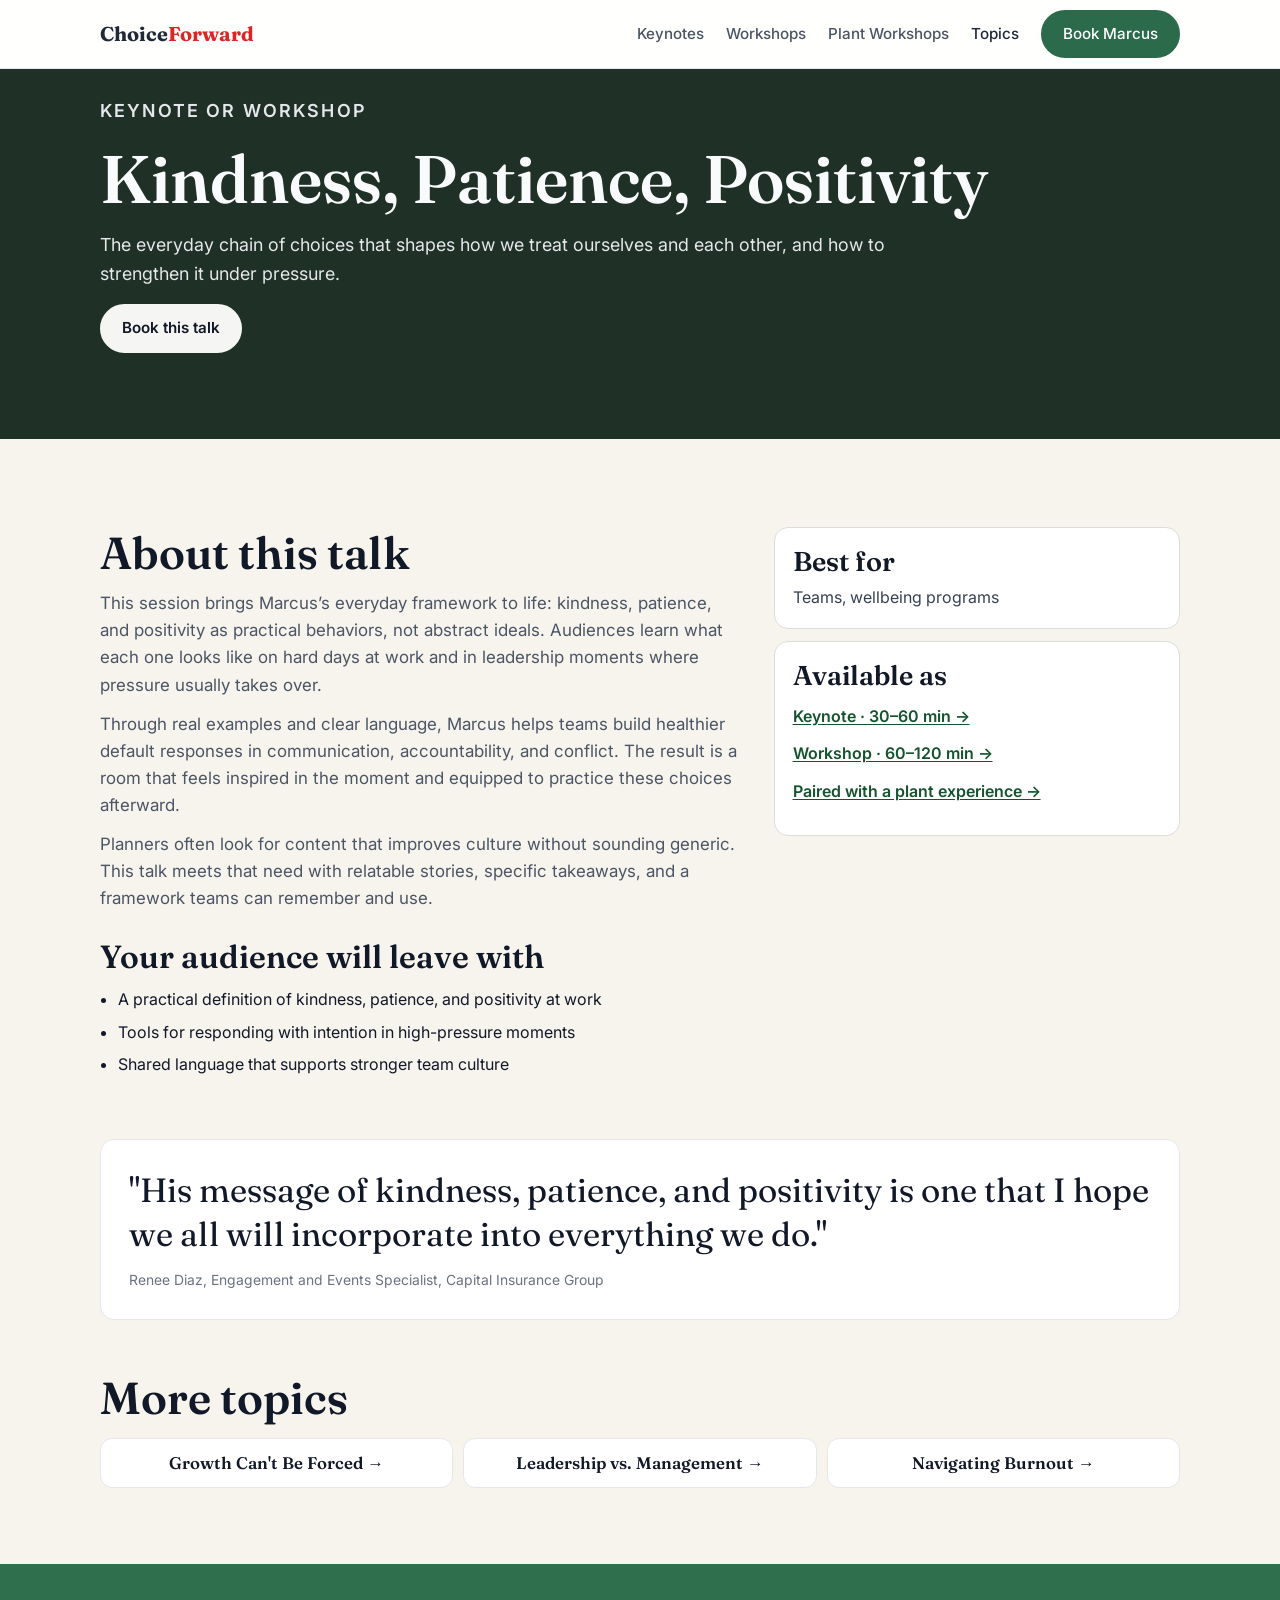
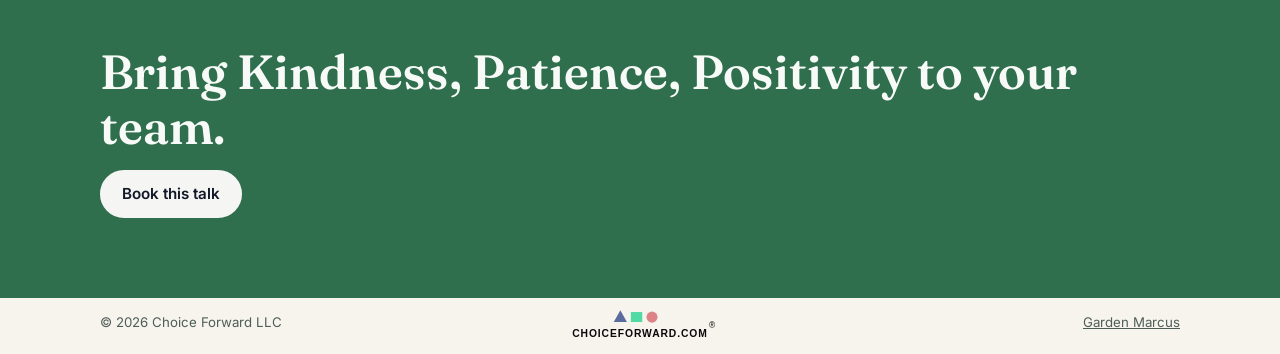
<file: kindness-patience-positivity.html>
<!DOCTYPE html>
<html lang="en">
<head>
  <meta charset="UTF-8" />
  <meta name="viewport" content="width=device-width, initial-scale=1.0" />
  <title>Kindness, Patience, Positivity | Signature Talk by Marcus Bridgewater</title>
  <meta name="description" content="Explore Marcus Bridgewater's signature topic, Kindness, Patience, Positivity. A keynote or workshop for teams and wellbeing programs." />
  <link rel="canonical" href="https://choiceforward.com/kindness-patience-positivity.html" />
  <meta property="og:type" content="article" />
  <meta property="og:url" content="https://choiceforward.com/kindness-patience-positivity.html" />
  <meta property="og:title" content="Kindness, Patience, Positivity | Signature Talk by Marcus Bridgewater" />
  <meta property="og:description" content="Explore Marcus Bridgewater's signature topic, Kindness, Patience, Positivity. A keynote or workshop for teams and wellbeing programs." />
  <meta property="og:image" content="https://choiceforward.com/assets/images/hero/hero-4.jpg" />
  <meta name="twitter:card" content="summary_large_image" />
  <meta name="twitter:title" content="Kindness, Patience, Positivity | Signature Talk by Marcus Bridgewater" />
  <meta name="twitter:description" content="Explore Marcus Bridgewater's signature topic, Kindness, Patience, Positivity. A keynote or workshop for teams and wellbeing programs." />
  <meta name="twitter:image" content="https://choiceforward.com/assets/images/hero/hero-4.jpg" />
  <link rel="icon" type="image/svg+xml" href="assets/images/garden-marcus-logos/choice-forward-favicon.svg" />
  <link rel="apple-touch-icon" href="assets/images/garden-marcus-logos/choice-forward-favicon.svg" />
  <link rel="preconnect" href="https://fonts.googleapis.com" />
  <link rel="preconnect" href="https://fonts.gstatic.com" crossorigin />
  <link href="https://fonts.googleapis.com/css2?family=Fraunces:opsz,wght@9..144,600;9..144,700&family=Inter:wght@400;500;600&display=swap" rel="stylesheet" />
  <style>
    :root {
      --forest: #1f2937;
      --forest-2: #2563eb;
      --leaf-dark: #166534;
      --cream: #f7f4ee;
      --paper: #ffffff;
      --clay: #dc2626;
      --clay-dark: #b91c1c;
      --ink: #111827;
      --muted: #4b5563;
      --line: #e5e7eb;
      --radius: 14px;
      --max: 1120px;
      --serif: "Fraunces", Georgia, serif;
      --sans: "Inter", system-ui, -apple-system, sans-serif;
    }

    * { box-sizing: border-box; margin: 0; padding: 0; }
    html { scroll-behavior: smooth; }
    body { font-family: var(--sans); background: var(--cream); color: var(--ink); line-height: 1.6; }
    a { color: inherit; }
    .wrap { max-width: var(--max); margin: 0 auto; padding: 0 20px; }
    h1, h2, h3 { font-family: var(--serif); line-height: 1.15; font-weight: 600; }

    .nav {
      position: sticky;
      top: 0;
      z-index: 50;
      background: rgba(255, 255, 255, .92);
      backdrop-filter: blur(8px);
      border-bottom: 1px solid var(--line);
    }
    .nav .wrap { min-height: 68px; display: flex; align-items: center; justify-content: space-between; }
    .logo { font-family: var(--serif); font-weight: 700; font-size: 1.25rem; text-decoration: none; color: var(--forest); }
    .logo span { color: var(--clay); }
    .nav ul { list-style: none; display: flex; align-items: center; gap: 22px; }
    .nav ul a { text-decoration: none; color: var(--muted); font-size: .95rem; font-weight: 500; }
    .nav ul a:hover,
    .nav ul a.active { color: var(--forest); }
    .nav .btn-primary { color: #ffffff; }

    .btn {
      display: inline-block;
      padding: 10px 20px;
      border-radius: 999px;
      text-decoration: none;
      font-weight: 600;
      font-size: .95rem;
      border: 2px solid transparent;
      transition: transform .15s ease, background .15s ease;
    }
    .btn:hover { transform: translateY(-1px); }
    .btn-primary { background: #2b6a4a; color: #fff; border-color: #2b6a4a; }
    .btn-primary:hover { background: #23563d; border-color: #23563d; }
    .btn-light { background: #f5f6f3; color: #111827; border-color: #f5f6f3; }

    .hero {
      background: #1f3026;
      color: #f9fafb;
      padding: 28px 0 86px;
    }
    .crumb {
      color: #d1d5db;
      font-size: .85rem;
      margin-bottom: 20px;
    }
    .crumb a { color: #d1d5db; text-decoration: underline; text-underline-offset: 2px; }
    .eyebrow {
      text-transform: uppercase;
      letter-spacing: .12em;
      font-size: .75rem;
      font-weight: 600;
      color: #e0b07a;
      margin-bottom: 14px;
    }
    .hero h1 { font-size: clamp(2.4rem, 6vw, 4.2rem); margin-bottom: 14px; }
    .hero p { color: #e5e7eb; font-size: 1.12rem; max-width: 800px; }
    .hero .btn { margin-top: 16px; }

    main { padding: 46px 0 0; }
    section { padding: 42px 0; }
    .split {
      display: grid;
      grid-template-columns: 1.35fr .85fr;
      gap: 28px;
      align-items: start;
    }
    h2 { font-size: clamp(1.8rem, 4vw, 2.8rem); margin-bottom: 12px; }
    .copy { color: var(--muted); font-size: 1.06rem; }
    .copy + .copy { margin-top: 12px; }

    .takeaways-title { font-size: 2rem; margin: 26px 0 12px; }
    .takeaways { padding-left: 18px; }
    .takeaways li { margin: 7px 0; }

    .side-card {
      border: 1px solid #d9dfd6;
      border-radius: var(--radius);
      background: var(--paper);
      padding: 18px;
    }
    .side-card + .side-card { margin-top: 12px; }
    .side-card h3 { font-size: 1.7rem; margin-bottom: 8px; }
    .side-card p,
    .side-card li,
    .side-card a { color: #374151; }
    .side-card ul { padding-left: 18px; }
    .side-card li { margin: 6px 0; }
    .available-links a {
      display: block;
      margin: 12px 0;
      color: #14532d;
      font-weight: 600;
      text-decoration: underline;
      text-underline-offset: 2px;
    }

    .quote-block {
      border: 1px solid var(--line);
      border-radius: var(--radius);
      background: var(--paper);
      padding: 28px;
      margin-top: 6px;
    }
    .quote-block p { font-family: var(--serif); font-size: clamp(1.5rem, 3.3vw, 2.1rem); line-height: 1.32; }
    .quote-block cite { display: block; margin-top: 12px; font-size: .87rem; font-style: normal; color: #6b7280; }

    .more-topics h2 { margin-bottom: 14px; }
    .more-grid {
      display: grid;
      grid-template-columns: repeat(3, 1fr);
      gap: 10px;
    }
    .more-grid a {
      text-decoration: none;
      background: var(--paper);
      border: 1px solid var(--line);
      border-radius: 12px;
      padding: 14px 14px;
      font-family: var(--serif);
      font-weight: 600;
      font-size: 1.05rem;
      line-height: 1.2;
      display: flex;
      align-items: center;
      justify-content: center;
      text-align: center;
      white-space: nowrap;
    }

    .cta {
      margin-top: 34px;
      background: #2f6f4e;
      color: #f7faf7;
    }
    .cta .wrap {
      padding: 38px 20px;
      display: flex;
      align-items: center;
      justify-content: space-between;
      gap: 16px;
      flex-wrap: wrap;
    }
    .cta h2 { margin: 0; font-size: clamp(2rem, 4vw, 3rem); }

    footer {
      position: relative;
      padding: 14px 0 20px;
      font-size: .83rem;
      color: #4f5d57;
    }
    footer .wrap {
      display: flex;
      justify-content: space-between;
      align-items: center;
      gap: 12px;
      flex-wrap: wrap;
    }
    .footer-center-logo {
      position: absolute;
      left: 50%;
      bottom: 4px;
      transform: translateX(-50%);
      display: block;
      width: clamp(96px, 12vw, 150px);
      height: auto;
      opacity: .96;
      pointer-events: none;
    }

    @media (max-width: 980px) {
      .split,
      .more-grid { grid-template-columns: 1fr; }
    }

    @media (max-width: 740px) {
      .nav ul li:nth-child(-n+3) { display: none; }
      .hero { padding-bottom: 56px; }
      .quote-block { padding: 22px; }
      .footer-center-logo { width: 96px; }
    }
  </style>

  <script type="application/ld+json">
  {
    "@context": "https://schema.org",
    "@type": "CreativeWork",
    "name": "Kindness, Patience, Positivity",
    "creator": {
      "@type": "Person",
      "name": "Marcus Bridgewater"
    },
    "about": ["Keynote speaking", "Team wellbeing", "Leadership"],
    "url": "https://choiceforward.com/kindness-patience-positivity.html",
    "description": "Signature talk by Marcus Bridgewater on kindness, patience, and positivity as everyday choices for teams and leaders."
  }
  </script>
</head>
<body>
  <nav class="nav">
    <div class="wrap">
      <a href="index.html" class="logo">Choice<span>Forward</span></a>
      <ul>
        <li><a href="keynotes.html">Keynotes</a></li>
        <li><a href="workshops.html">Workshops</a></li>
        <li><a href="plant-workshops.html">Plant Workshops</a></li>
        <li><a href="index.html#topics" class="active">Topics</a></li>
        <li><a href="book.html" class="btn btn-primary">Book Marcus</a></li>
      </ul>
    </div>
  </nav>

  <header class="hero">
    <div class="wrap">
      <p class="eyebrow">Keynote or workshop</p>
      <h1>Kindness, Patience, Positivity</h1>
      <p>The everyday chain of choices that shapes how we treat ourselves and each other, and how to strengthen it under pressure.</p>
      <a href="book.html" class="btn btn-light">Book this talk</a>
    </div>
  </header>

  <main>
    <section>
      <div class="wrap split">
        <div>
          <h2>About this talk</h2>
          <p class="copy">This session brings Marcus’s everyday framework to life: kindness, patience, and positivity as practical behaviors, not abstract ideals. Audiences learn what each one looks like on hard days at work and in leadership moments where pressure usually takes over.</p>
          <p class="copy">Through real examples and clear language, Marcus helps teams build healthier default responses in communication, accountability, and conflict. The result is a room that feels inspired in the moment and equipped to practice these choices afterward.</p>
          <p class="copy">Planners often look for content that improves culture without sounding generic. This talk meets that need with relatable stories, specific takeaways, and a framework teams can remember and use.</p>

          <h3 class="takeaways-title">Your audience will leave with</h3>
          <ul class="takeaways">
            <li>A practical definition of kindness, patience, and positivity at work</li>
            <li>Tools for responding with intention in high-pressure moments</li>
            <li>Shared language that supports stronger team culture</li>
          </ul>
        </div>

        <div>
          <aside class="side-card">
            <h3>Best for</h3>
            <p>Teams, wellbeing programs</p>
          </aside>
          <aside class="side-card available-links">
            <h3>Available as</h3>
            <a href="keynotes.html">Keynote · 30–60 min →</a>
            <a href="workshops.html">Workshop · 60–120 min →</a>
            <a href="plant-workshops.html">Paired with a plant experience →</a>
          </aside>
        </div>
      </div>
    </section>

    <section style="padding-top:6px;">
      <div class="wrap">
        <blockquote class="quote-block">
          <p>"His message of kindness, patience, and positivity is one that I hope we all will incorporate into everything we do."</p>
          <cite>Renee Diaz, Engagement and Events Specialist, Capital Insurance Group</cite>
        </blockquote>
      </div>
    </section>

    <section class="more-topics" style="padding-top:10px;">
      <div class="wrap">
        <h2>More topics</h2>
        <div class="more-grid">
          <a href="growth-cant-be-forced.html">Growth Can't Be Forced →</a>
          <a href="leadership-vs-management.html">Leadership vs. Management →</a>
          <a href="navigating-burnout.html">Navigating Burnout →</a>
        </div>
      </div>
    </section>

    <section class="cta">
      <div class="wrap">
        <h2>Bring Kindness, Patience, Positivity to your team.</h2>
        <a href="book.html" class="btn btn-light">Book this talk</a>
      </div>
    </section>
  </main>

  <footer>
    <div class="wrap">
      <span>© 2026 Choice Forward LLC</span>
      <a href="https://gardenmarcus.com" target="_blank" rel="noopener">Garden Marcus</a>
    </div>
    <img class="footer-center-logo" src="assets/images/garden-marcus-logos/Choice%20Forward%20Bottom%20Logo.svg" alt="Choice Forward logo" loading="lazy" />
  </footer>
</body>
</html>
</file>
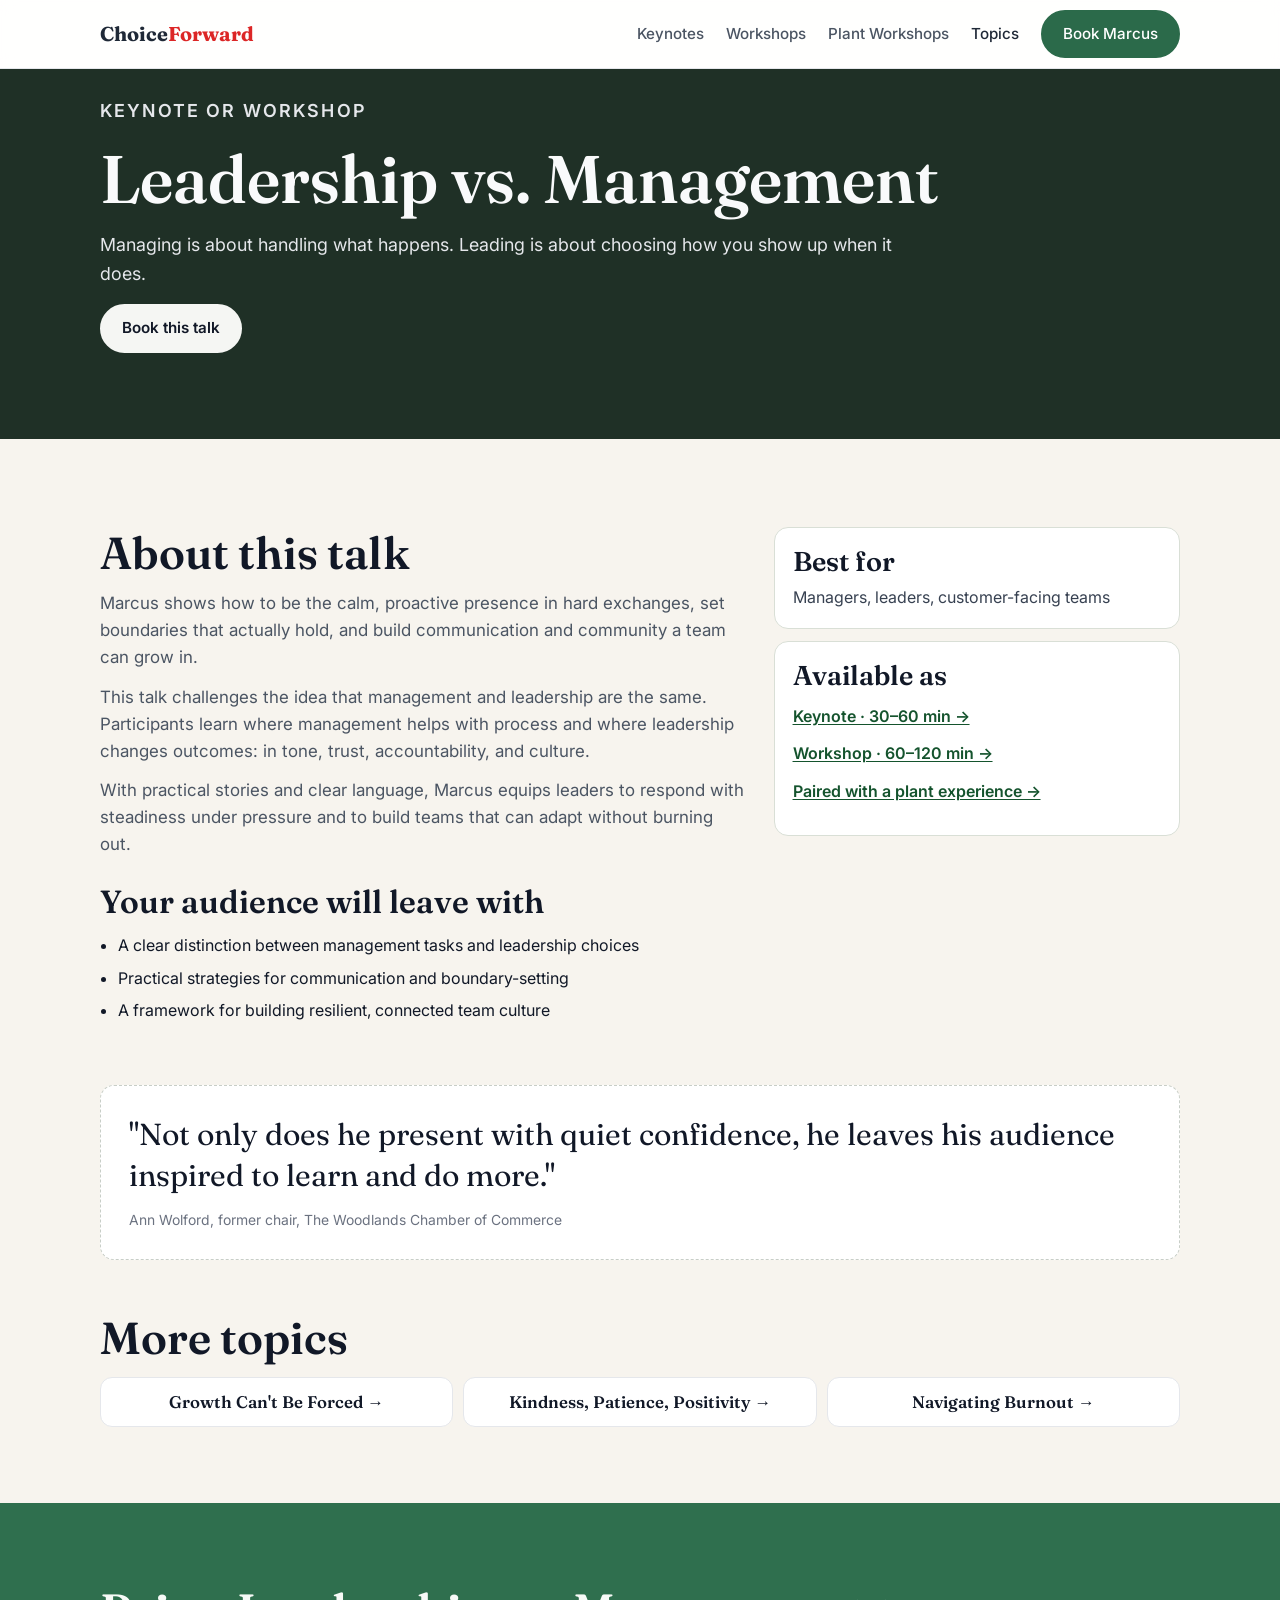
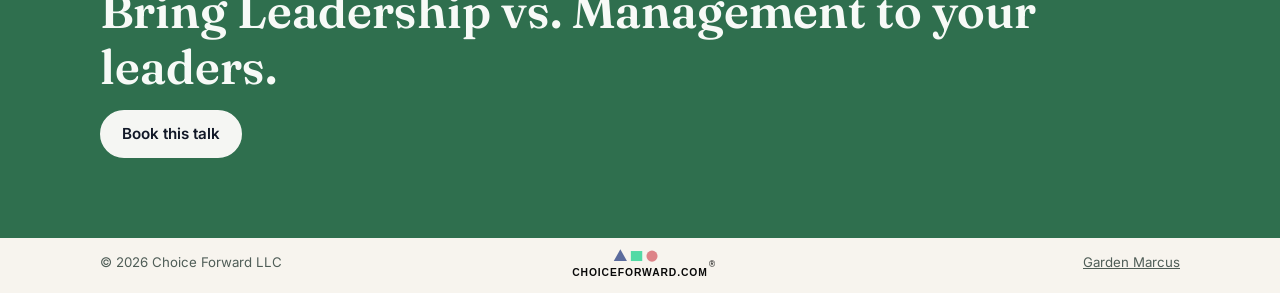
<file: leadership-vs-management.html>
<!DOCTYPE html>
<html lang="en">
<head>
  <meta charset="UTF-8" />
  <meta name="viewport" content="width=device-width, initial-scale=1.0" />
  <title>Leadership vs. Management | Signature Talk by Marcus Bridgewater</title>
  <meta name="description" content="Explore Marcus Bridgewater's Leadership vs. Management signature talk. A keynote or workshop on communication, boundaries, and leading under pressure." />
  <link rel="canonical" href="https://choiceforward.com/leadership-vs-management.html" />
  <meta property="og:type" content="article" />
  <meta property="og:url" content="https://choiceforward.com/leadership-vs-management.html" />
  <meta property="og:title" content="Leadership vs. Management | Signature Talk by Marcus Bridgewater" />
  <meta property="og:description" content="Explore Marcus Bridgewater's Leadership vs. Management signature talk. A keynote or workshop on communication, boundaries, and leading under pressure." />
  <meta property="og:image" content="https://choiceforward.com/assets/images/hero/hero-4.jpg" />
  <meta name="twitter:card" content="summary_large_image" />
  <meta name="twitter:title" content="Leadership vs. Management | Signature Talk by Marcus Bridgewater" />
  <meta name="twitter:description" content="Explore Marcus Bridgewater's Leadership vs. Management signature talk. A keynote or workshop on communication, boundaries, and leading under pressure." />
  <meta name="twitter:image" content="https://choiceforward.com/assets/images/hero/hero-4.jpg" />
  <link rel="icon" type="image/svg+xml" href="assets/images/garden-marcus-logos/choice-forward-favicon.svg" />
  <link rel="apple-touch-icon" href="assets/images/garden-marcus-logos/choice-forward-favicon.svg" />
  <link rel="preconnect" href="https://fonts.googleapis.com" />
  <link rel="preconnect" href="https://fonts.gstatic.com" crossorigin />
  <link href="https://fonts.googleapis.com/css2?family=Fraunces:opsz,wght@9..144,600;9..144,700&family=Inter:wght@400;500;600&display=swap" rel="stylesheet" />
  <style>
    :root {
      --forest: #1f2937;
      --forest-2: #2563eb;
      --cream: #f7f4ee;
      --paper: #ffffff;
      --clay: #dc2626;
      --ink: #111827;
      --muted: #4b5563;
      --line: #e5e7eb;
      --radius: 14px;
      --max: 1120px;
      --serif: "Fraunces", Georgia, serif;
      --sans: "Inter", system-ui, -apple-system, sans-serif;
    }

    * { box-sizing: border-box; margin: 0; padding: 0; }
    html { scroll-behavior: smooth; }
    body { font-family: var(--sans); background: var(--cream); color: var(--ink); line-height: 1.6; }
    a { color: inherit; }
    .wrap { max-width: var(--max); margin: 0 auto; padding: 0 20px; }
    h1, h2, h3 { font-family: var(--serif); line-height: 1.15; font-weight: 600; }

    .nav {
      position: sticky;
      top: 0;
      z-index: 50;
      background: rgba(255, 255, 255, .92);
      backdrop-filter: blur(8px);
      border-bottom: 1px solid var(--line);
    }
    .nav .wrap { min-height: 68px; display: flex; align-items: center; justify-content: space-between; }
    .logo { font-family: var(--serif); font-weight: 700; font-size: 1.25rem; text-decoration: none; color: var(--forest); }
    .logo span { color: var(--clay); }
    .nav ul { list-style: none; display: flex; align-items: center; gap: 22px; }
    .nav ul a { text-decoration: none; color: var(--muted); font-size: .95rem; font-weight: 500; }
    .nav ul a:hover,
    .nav ul a.active { color: var(--forest); }
    .nav .btn-primary { color: #ffffff; }

    .btn {
      display: inline-block;
      padding: 10px 20px;
      border-radius: 999px;
      text-decoration: none;
      font-weight: 600;
      font-size: .95rem;
      border: 2px solid transparent;
      transition: transform .15s ease, background .15s ease;
    }
    .btn:hover { transform: translateY(-1px); }
    .btn-primary { background: #2b6a4a; color: #fff; border-color: #2b6a4a; }
    .btn-primary:hover { background: #23563d; border-color: #23563d; }
    .btn-light { background: #f5f6f3; color: #111827; border-color: #f5f6f3; }

    .hero {
      background: #1f3026;
      color: #f9fafb;
      padding: 28px 0 86px;
    }
    .eyebrow {
      text-transform: uppercase;
      letter-spacing: .12em;
      font-size: .75rem;
      font-weight: 600;
      color: #e0b07a;
      margin-bottom: 14px;
    }
    .hero h1 { font-size: clamp(2.4rem, 6vw, 4.2rem); margin-bottom: 14px; }
    .hero p { color: #e5e7eb; font-size: 1.12rem; max-width: 800px; }
    .hero .btn { margin-top: 16px; }

    main { padding: 46px 0 0; }
    section { padding: 42px 0; }
    .split {
      display: grid;
      grid-template-columns: 1.35fr .85fr;
      gap: 28px;
      align-items: start;
    }
    h2 { font-size: clamp(1.8rem, 4vw, 2.8rem); margin-bottom: 12px; }
    .copy { color: var(--muted); font-size: 1.06rem; }
    .copy + .copy { margin-top: 12px; }

    .takeaways-title { font-size: 2rem; margin: 26px 0 12px; }
    .takeaways { padding-left: 18px; }
    .takeaways li { margin: 7px 0; }

    .side-card {
      border: 1px solid #d9dfd6;
      border-radius: var(--radius);
      background: var(--paper);
      padding: 18px;
    }
    .side-card + .side-card { margin-top: 12px; }
    .side-card h3 { font-size: 1.7rem; margin-bottom: 8px; }
    .side-card p,
    .side-card a { color: #374151; }
    .available-links a {
      display: block;
      margin: 12px 0;
      color: #14532d;
      font-weight: 600;
      text-decoration: underline;
      text-underline-offset: 2px;
    }

    .quote-block {
      border: 1px dashed #c8cec7;
      border-radius: var(--radius);
      background: var(--paper);
      padding: 28px;
      margin-top: 6px;
    }
    .quote-block p { font-family: var(--serif); font-size: clamp(1.3rem, 3vw, 1.9rem); line-height: 1.36; }
    .quote-block cite { display: block; margin-top: 12px; font-size: .87rem; font-style: normal; color: #6b7280; }

    .more-topics h2 { margin-bottom: 14px; }
    .more-grid {
      display: grid;
      grid-template-columns: repeat(3, 1fr);
      gap: 10px;
    }
    .more-grid a {
      text-decoration: none;
      background: var(--paper);
      border: 1px solid var(--line);
      border-radius: 12px;
      padding: 14px 14px;
      font-family: var(--serif);
      font-weight: 600;
      font-size: 1.05rem;
      line-height: 1.2;
      display: flex;
      align-items: center;
      justify-content: center;
      text-align: center;
      white-space: nowrap;
    }

    .cta {
      margin-top: 34px;
      background: #2f6f4e;
      color: #f7faf7;
    }
    .cta .wrap {
      padding: 38px 20px;
      display: flex;
      align-items: center;
      justify-content: space-between;
      gap: 16px;
      flex-wrap: wrap;
    }
    .cta h2 { margin: 0; font-size: clamp(2rem, 4vw, 3rem); }

    footer {
      position: relative;
      padding: 14px 0 20px;
      font-size: .83rem;
      color: #4f5d57;
    }
    footer .wrap {
      display: flex;
      justify-content: space-between;
      align-items: center;
      gap: 12px;
      flex-wrap: wrap;
    }
    .footer-center-logo {
      position: absolute;
      left: 50%;
      bottom: 4px;
      transform: translateX(-50%);
      display: block;
      width: clamp(96px, 12vw, 150px);
      height: auto;
      opacity: .96;
      pointer-events: none;
    }

    @media (max-width: 980px) {
      .split,
      .more-grid { grid-template-columns: 1fr; }
    }

    @media (max-width: 740px) {
      .nav ul li:nth-child(-n+3) { display: none; }
      .hero { padding-bottom: 56px; }
      .quote-block { padding: 22px; }
      .footer-center-logo { width: 96px; }
    }
  </style>

  <script type="application/ld+json">
  {
    "@context": "https://schema.org",
    "@type": "CreativeWork",
    "name": "Leadership vs. Management",
    "creator": {
      "@type": "Person",
      "name": "Marcus Bridgewater"
    },
    "about": ["Leadership", "Communication", "Team culture"],
    "url": "https://choiceforward.com/leadership-vs-management.html",
    "description": "Signature talk by Marcus Bridgewater on leading with intention, communication, and boundaries under pressure."
  }
  </script>
</head>
<body>
  <nav class="nav">
    <div class="wrap">
      <a href="index.html" class="logo">Choice<span>Forward</span></a>
      <ul>
        <li><a href="keynotes.html">Keynotes</a></li>
        <li><a href="workshops.html">Workshops</a></li>
        <li><a href="plant-workshops.html">Plant Workshops</a></li>
        <li><a href="index.html#topics" class="active">Topics</a></li>
        <li><a href="book.html" class="btn btn-primary">Book Marcus</a></li>
      </ul>
    </div>
  </nav>

  <header class="hero">
    <div class="wrap">
      <p class="eyebrow">Keynote or workshop</p>
      <h1>Leadership vs. Management</h1>
      <p>Managing is about handling what happens. Leading is about choosing how you show up when it does.</p>
      <a href="book.html" class="btn btn-light">Book this talk</a>
    </div>
  </header>

  <main>
    <section>
      <div class="wrap split">
        <div>
          <h2>About this talk</h2>
          <p class="copy">Marcus shows how to be the calm, proactive presence in hard exchanges, set boundaries that actually hold, and build communication and community a team can grow in.</p>
          <p class="copy">This talk challenges the idea that management and leadership are the same. Participants learn where management helps with process and where leadership changes outcomes: in tone, trust, accountability, and culture.</p>
          <p class="copy">With practical stories and clear language, Marcus equips leaders to respond with steadiness under pressure and to build teams that can adapt without burning out.</p>

          <h3 class="takeaways-title">Your audience will leave with</h3>
          <ul class="takeaways">
            <li>A clear distinction between management tasks and leadership choices</li>
            <li>Practical strategies for communication and boundary-setting</li>
            <li>A framework for building resilient, connected team culture</li>
          </ul>
        </div>

        <div>
          <aside class="side-card">
            <h3>Best for</h3>
            <p>Managers, leaders, customer-facing teams</p>
          </aside>
          <aside class="side-card available-links">
            <h3>Available as</h3>
            <a href="keynotes.html">Keynote · 30–60 min →</a>
            <a href="workshops.html">Workshop · 60–120 min →</a>
            <a href="plant-workshops.html">Paired with a plant experience →</a>
          </aside>
        </div>
      </div>
    </section>

    <section style="padding-top:6px;">
      <div class="wrap">
        <blockquote class="quote-block">
          <p>"Not only does he present with quiet confidence, he leaves his audience inspired to learn and do more."</p>
          <cite>Ann Wolford, former chair, The Woodlands Chamber of Commerce</cite>
        </blockquote>
      </div>
    </section>

    <section class="more-topics" style="padding-top:10px;">
      <div class="wrap">
        <h2>More topics</h2>
        <div class="more-grid">
          <a href="growth-cant-be-forced.html">Growth Can't Be Forced →</a>
          <a href="kindness-patience-positivity.html">Kindness, Patience, Positivity →</a>
          <a href="navigating-burnout.html">Navigating Burnout →</a>
        </div>
      </div>
    </section>

    <section class="cta">
      <div class="wrap">
        <h2>Bring Leadership vs. Management to your leaders.</h2>
        <a href="book.html" class="btn btn-light">Book this talk</a>
      </div>
    </section>
  </main>

  <footer>
    <div class="wrap">
      <span>© 2026 Choice Forward LLC</span>
      <a href="https://gardenmarcus.com" target="_blank" rel="noopener">Garden Marcus</a>
    </div>
    <img class="footer-center-logo" src="assets/images/garden-marcus-logos/Choice%20Forward%20Bottom%20Logo.svg" alt="Choice Forward logo" loading="lazy" />
  </footer>
</body>
</html>
</file>
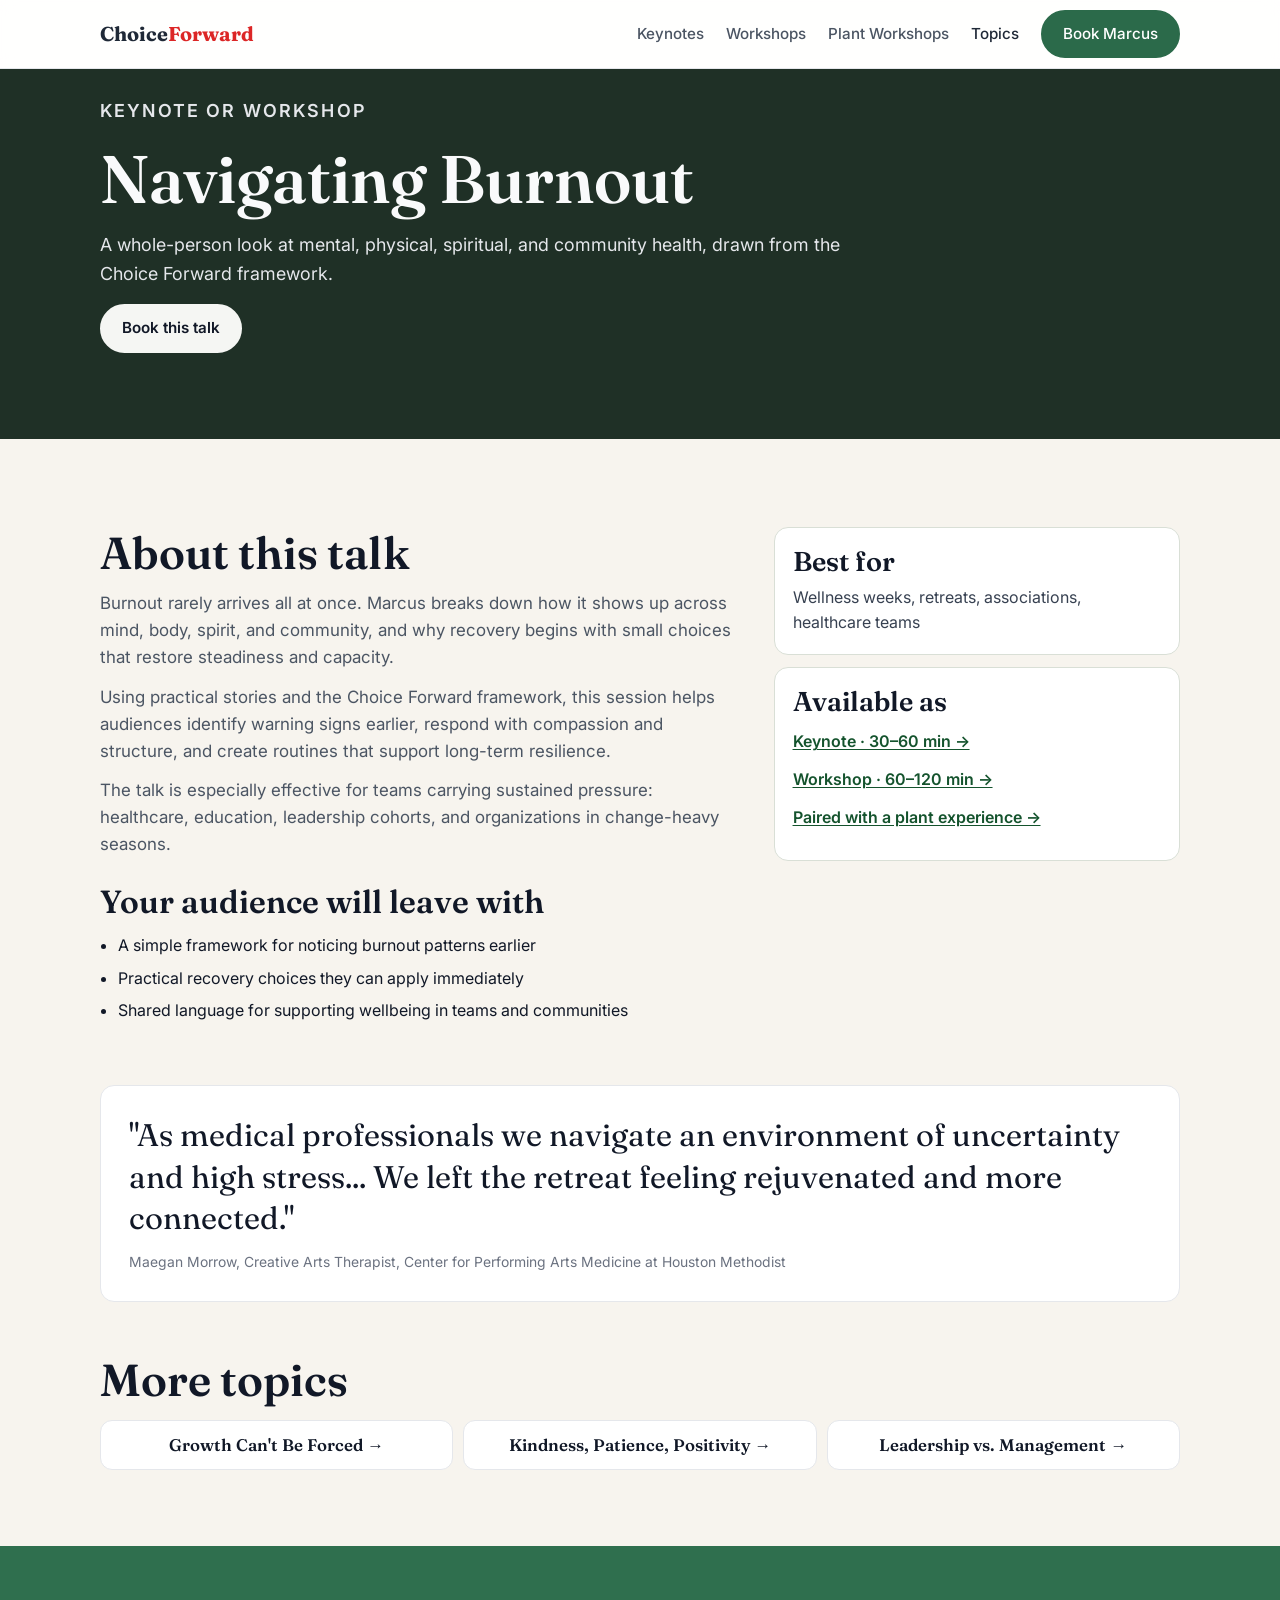
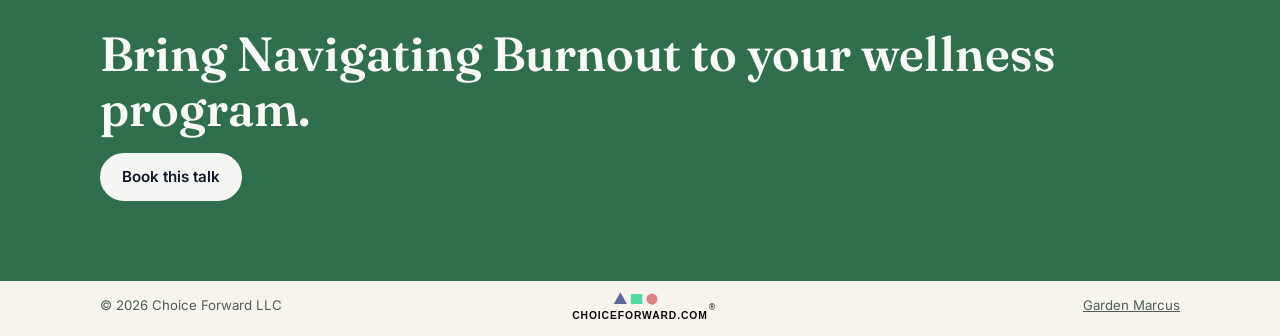
<file: navigating-burnout.html>
<!DOCTYPE html>
<html lang="en">
<head>
  <meta charset="UTF-8" />
  <meta name="viewport" content="width=device-width, initial-scale=1.0" />
  <title>Navigating Burnout | Signature Talk by Marcus Bridgewater</title>
  <meta name="description" content="Explore Marcus Bridgewater's Navigating Burnout signature talk. A keynote or workshop on practical recovery, resilience, and whole-person wellbeing." />
  <link rel="canonical" href="https://choiceforward.com/navigating-burnout.html" />
  <meta property="og:type" content="article" />
  <meta property="og:url" content="https://choiceforward.com/navigating-burnout.html" />
  <meta property="og:title" content="Navigating Burnout | Signature Talk by Marcus Bridgewater" />
  <meta property="og:description" content="Explore Marcus Bridgewater's Navigating Burnout signature talk. A keynote or workshop on practical recovery, resilience, and whole-person wellbeing." />
  <meta property="og:image" content="https://choiceforward.com/assets/images/hero/hero-4.jpg" />
  <meta name="twitter:card" content="summary_large_image" />
  <meta name="twitter:title" content="Navigating Burnout | Signature Talk by Marcus Bridgewater" />
  <meta name="twitter:description" content="Explore Marcus Bridgewater's Navigating Burnout signature talk. A keynote or workshop on practical recovery, resilience, and whole-person wellbeing." />
  <meta name="twitter:image" content="https://choiceforward.com/assets/images/hero/hero-4.jpg" />
  <link rel="icon" type="image/svg+xml" href="assets/images/garden-marcus-logos/choice-forward-favicon.svg" />
  <link rel="apple-touch-icon" href="assets/images/garden-marcus-logos/choice-forward-favicon.svg" />
  <link rel="preconnect" href="https://fonts.googleapis.com" />
  <link rel="preconnect" href="https://fonts.gstatic.com" crossorigin />
  <link href="https://fonts.googleapis.com/css2?family=Fraunces:opsz,wght@9..144,600;9..144,700&family=Inter:wght@400;500;600&display=swap" rel="stylesheet" />
  <style>
    :root {
      --forest: #1f2937;
      --forest-2: #2563eb;
      --cream: #f7f4ee;
      --paper: #ffffff;
      --clay: #dc2626;
      --ink: #111827;
      --muted: #4b5563;
      --line: #e5e7eb;
      --radius: 14px;
      --max: 1120px;
      --serif: "Fraunces", Georgia, serif;
      --sans: "Inter", system-ui, -apple-system, sans-serif;
    }

    * { box-sizing: border-box; margin: 0; padding: 0; }
    html { scroll-behavior: smooth; }
    body { font-family: var(--sans); background: var(--cream); color: var(--ink); line-height: 1.6; }
    a { color: inherit; }
    .wrap { max-width: var(--max); margin: 0 auto; padding: 0 20px; }
    h1, h2, h3 { font-family: var(--serif); line-height: 1.15; font-weight: 600; }

    .nav {
      position: sticky;
      top: 0;
      z-index: 50;
      background: rgba(255, 255, 255, .92);
      backdrop-filter: blur(8px);
      border-bottom: 1px solid var(--line);
    }
    .nav .wrap { min-height: 68px; display: flex; align-items: center; justify-content: space-between; }
    .logo { font-family: var(--serif); font-weight: 700; font-size: 1.25rem; text-decoration: none; color: var(--forest); }
    .logo span { color: var(--clay); }
    .nav ul { list-style: none; display: flex; align-items: center; gap: 22px; }
    .nav ul a { text-decoration: none; color: var(--muted); font-size: .95rem; font-weight: 500; }
    .nav ul a:hover,
    .nav ul a.active { color: var(--forest); }
    .nav .btn-primary { color: #ffffff; }

    .btn {
      display: inline-block;
      padding: 10px 20px;
      border-radius: 999px;
      text-decoration: none;
      font-weight: 600;
      font-size: .95rem;
      border: 2px solid transparent;
      transition: transform .15s ease, background .15s ease;
    }
    .btn:hover { transform: translateY(-1px); }
    .btn-primary { background: #2b6a4a; color: #fff; border-color: #2b6a4a; }
    .btn-primary:hover { background: #23563d; border-color: #23563d; }
    .btn-light { background: #f5f6f3; color: #111827; border-color: #f5f6f3; }

    .hero {
      background: #1f3026;
      color: #f9fafb;
      padding: 28px 0 86px;
    }
    .eyebrow {
      text-transform: uppercase;
      letter-spacing: .12em;
      font-size: .75rem;
      font-weight: 600;
      color: #e0b07a;
      margin-bottom: 14px;
    }
    .hero h1 { font-size: clamp(2.4rem, 6vw, 4.2rem); margin-bottom: 14px; }
    .hero p { color: #e5e7eb; font-size: 1.12rem; max-width: 800px; }
    .hero .btn { margin-top: 16px; }

    main { padding: 46px 0 0; }
    section { padding: 42px 0; }
    .split {
      display: grid;
      grid-template-columns: 1.35fr .85fr;
      gap: 28px;
      align-items: start;
    }
    h2 { font-size: clamp(1.8rem, 4vw, 2.8rem); margin-bottom: 12px; }
    .copy { color: var(--muted); font-size: 1.06rem; }
    .copy + .copy { margin-top: 12px; }

    .takeaways-title { font-size: 2rem; margin: 26px 0 12px; }
    .takeaways { padding-left: 18px; }
    .takeaways li { margin: 7px 0; }

    .side-card {
      border: 1px solid #d9dfd6;
      border-radius: var(--radius);
      background: var(--paper);
      padding: 18px;
    }
    .side-card + .side-card { margin-top: 12px; }
    .side-card h3 { font-size: 1.7rem; margin-bottom: 8px; }
    .side-card p,
    .side-card a { color: #374151; }
    .available-links a {
      display: block;
      margin: 12px 0;
      color: #14532d;
      font-weight: 600;
      text-decoration: underline;
      text-underline-offset: 2px;
    }

    .quote-block {
      border: 1px solid var(--line);
      border-radius: var(--radius);
      background: var(--paper);
      padding: 28px;
      margin-top: 6px;
    }
    .quote-block p { font-family: var(--serif); font-size: clamp(1.3rem, 3vw, 1.95rem); line-height: 1.34; }
    .quote-block cite { display: block; margin-top: 12px; font-size: .87rem; font-style: normal; color: #6b7280; }

    .more-topics h2 { margin-bottom: 14px; }
    .more-grid {
      display: grid;
      grid-template-columns: repeat(3, 1fr);
      gap: 10px;
    }
    .more-grid a {
      text-decoration: none;
      background: var(--paper);
      border: 1px solid var(--line);
      border-radius: 12px;
      padding: 14px 14px;
      font-family: var(--serif);
      font-weight: 600;
      font-size: 1.05rem;
      line-height: 1.2;
      display: flex;
      align-items: center;
      justify-content: center;
      text-align: center;
      white-space: nowrap;
    }

    .cta {
      margin-top: 34px;
      background: #2f6f4e;
      color: #f7faf7;
    }
    .cta .wrap {
      padding: 38px 20px;
      display: flex;
      align-items: center;
      justify-content: space-between;
      gap: 16px;
      flex-wrap: wrap;
    }
    .cta h2 { margin: 0; font-size: clamp(2rem, 4vw, 3rem); }

    footer {
      position: relative;
      padding: 14px 0 20px;
      font-size: .83rem;
      color: #4f5d57;
    }
    footer .wrap {
      display: flex;
      justify-content: space-between;
      align-items: center;
      gap: 12px;
      flex-wrap: wrap;
    }
    .footer-center-logo {
      position: absolute;
      left: 50%;
      bottom: 4px;
      transform: translateX(-50%);
      display: block;
      width: clamp(96px, 12vw, 150px);
      height: auto;
      opacity: .96;
      pointer-events: none;
    }

    @media (max-width: 980px) {
      .split,
      .more-grid { grid-template-columns: 1fr; }
    }

    @media (max-width: 740px) {
      .nav ul li:nth-child(-n+3) { display: none; }
      .hero { padding-bottom: 56px; }
      .quote-block { padding: 22px; }
      .footer-center-logo { width: 96px; }
    }
  </style>

  <script type="application/ld+json">
  {
    "@context": "https://schema.org",
    "@type": "CreativeWork",
    "name": "Navigating Burnout",
    "creator": {
      "@type": "Person",
      "name": "Marcus Bridgewater"
    },
    "about": ["Burnout", "Wellbeing", "Resilience"],
    "url": "https://choiceforward.com/navigating-burnout.html",
    "description": "Signature talk by Marcus Bridgewater on whole-person wellbeing, recovery, and practical steps to navigate burnout."
  }
  </script>
</head>
<body>
  <nav class="nav">
    <div class="wrap">
      <a href="index.html" class="logo">Choice<span>Forward</span></a>
      <ul>
        <li><a href="keynotes.html">Keynotes</a></li>
        <li><a href="workshops.html">Workshops</a></li>
        <li><a href="plant-workshops.html">Plant Workshops</a></li>
        <li><a href="index.html#topics" class="active">Topics</a></li>
        <li><a href="book.html" class="btn btn-primary">Book Marcus</a></li>
      </ul>
    </div>
  </nav>

  <header class="hero">
    <div class="wrap">
      <p class="eyebrow">Keynote or workshop</p>
      <h1>Navigating Burnout</h1>
      <p>A whole-person look at mental, physical, spiritual, and community health, drawn from the Choice Forward framework.</p>
      <a href="book.html" class="btn btn-light">Book this talk</a>
    </div>
  </header>

  <main>
    <section>
      <div class="wrap split">
        <div>
          <h2>About this talk</h2>
          <p class="copy">Burnout rarely arrives all at once. Marcus breaks down how it shows up across mind, body, spirit, and community, and why recovery begins with small choices that restore steadiness and capacity.</p>
          <p class="copy">Using practical stories and the Choice Forward framework, this session helps audiences identify warning signs earlier, respond with compassion and structure, and create routines that support long-term resilience.</p>
          <p class="copy">The talk is especially effective for teams carrying sustained pressure: healthcare, education, leadership cohorts, and organizations in change-heavy seasons.</p>

          <h3 class="takeaways-title">Your audience will leave with</h3>
          <ul class="takeaways">
            <li>A simple framework for noticing burnout patterns earlier</li>
            <li>Practical recovery choices they can apply immediately</li>
            <li>Shared language for supporting wellbeing in teams and communities</li>
          </ul>
        </div>

        <div>
          <aside class="side-card">
            <h3>Best for</h3>
            <p>Wellness weeks, retreats, associations, healthcare teams</p>
          </aside>
          <aside class="side-card available-links">
            <h3>Available as</h3>
            <a href="keynotes.html">Keynote · 30–60 min →</a>
            <a href="workshops.html">Workshop · 60–120 min →</a>
            <a href="plant-workshops.html">Paired with a plant experience →</a>
          </aside>
        </div>
      </div>
    </section>

    <section style="padding-top:6px;">
      <div class="wrap">
        <blockquote class="quote-block">
          <p>"As medical professionals we navigate an environment of uncertainty and high stress... We left the retreat feeling rejuvenated and more connected."</p>
          <cite>Maegan Morrow, Creative Arts Therapist, Center for Performing Arts Medicine at Houston Methodist</cite>
        </blockquote>
      </div>
    </section>

    <section class="more-topics" style="padding-top:10px;">
      <div class="wrap">
        <h2>More topics</h2>
        <div class="more-grid">
          <a href="growth-cant-be-forced.html">Growth Can't Be Forced →</a>
          <a href="kindness-patience-positivity.html">Kindness, Patience, Positivity →</a>
          <a href="leadership-vs-management.html">Leadership vs. Management →</a>
        </div>
      </div>
    </section>

    <section class="cta">
      <div class="wrap">
        <h2>Bring Navigating Burnout to your wellness program.</h2>
        <a href="book.html" class="btn btn-light">Book this talk</a>
      </div>
    </section>
  </main>

  <footer>
    <div class="wrap">
      <span>© 2026 Choice Forward LLC</span>
      <a href="https://gardenmarcus.com" target="_blank" rel="noopener">Garden Marcus</a>
    </div>
    <img class="footer-center-logo" src="assets/images/garden-marcus-logos/Choice%20Forward%20Bottom%20Logo.svg" alt="Choice Forward logo" loading="lazy" />
  </footer>
</body>
</html>
</file>
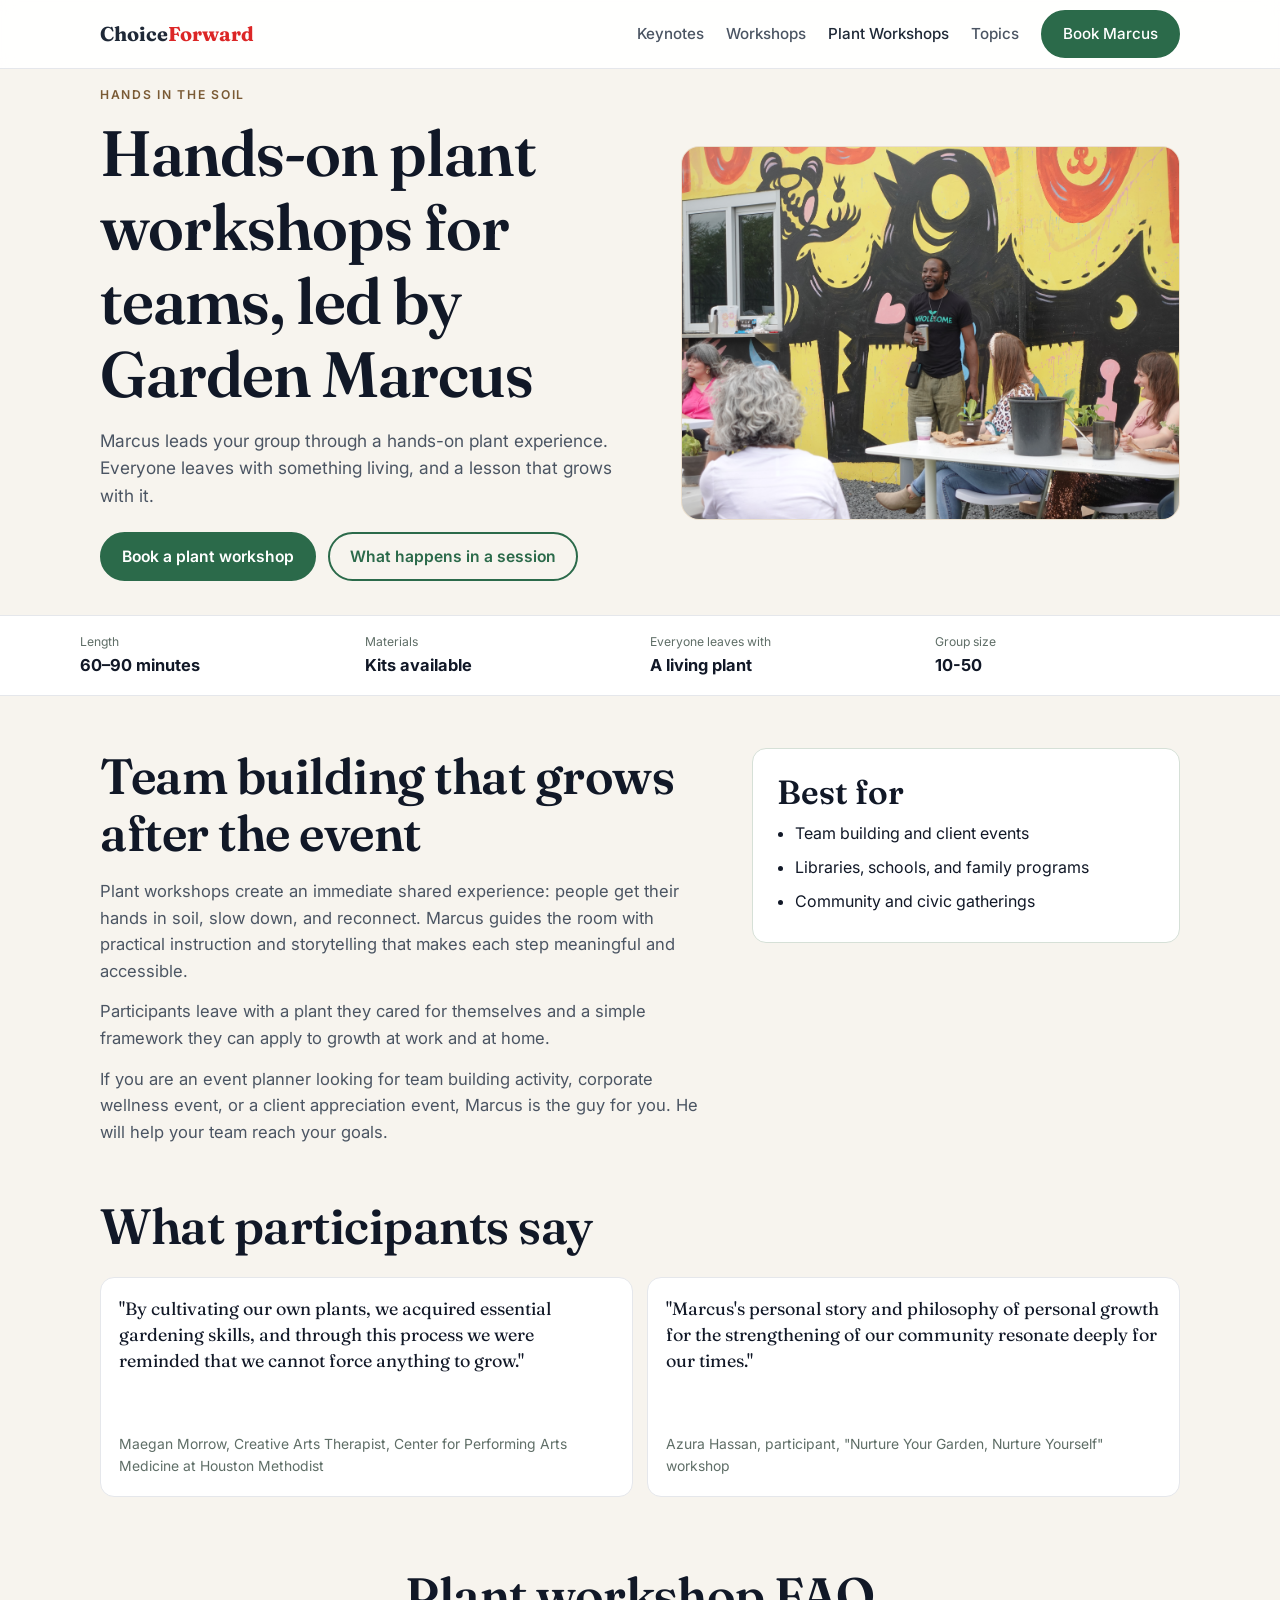
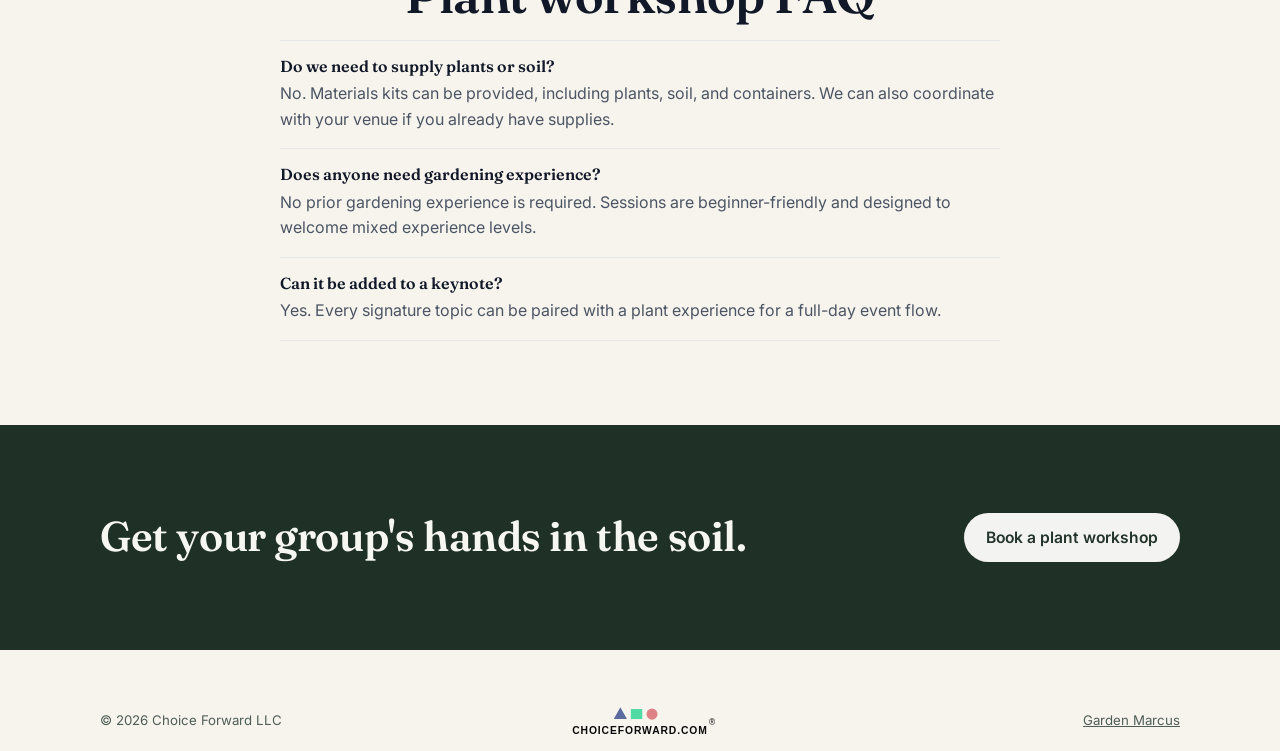
<file: plant-workshops.html>
<!DOCTYPE html>
<html lang="en">
<head>
  <meta charset="UTF-8" />
  <meta name="viewport" content="width=device-width, initial-scale=1.0" />
  <title>Plant Workshops with Garden Marcus | Choice Forward</title>
  <meta name="description" content="Book hands-on plant workshops with Marcus Bridgewater (Garden Marcus) for team building, client events, schools, and community groups." />
  <link rel="canonical" href="https://choiceforward.com/plant-workshops.html" />
  <meta property="og:type" content="website" />
  <meta property="og:url" content="https://choiceforward.com/plant-workshops.html" />
  <meta property="og:title" content="Plant Workshops with Garden Marcus | Choice Forward" />
  <meta property="og:description" content="Book hands-on plant workshops with Marcus Bridgewater (Garden Marcus) for team building, client events, schools, and community groups." />
  <meta property="og:image" content="https://choiceforward.com/assets/images/hero/plant-workshop.jpg" />
  <meta name="twitter:card" content="summary_large_image" />
  <meta name="twitter:title" content="Plant Workshops with Garden Marcus | Choice Forward" />
  <meta name="twitter:description" content="Book hands-on plant workshops with Marcus Bridgewater (Garden Marcus) for team building, client events, schools, and community groups." />
  <meta name="twitter:image" content="https://choiceforward.com/assets/images/hero/plant-workshop.jpg" />
  <link rel="icon" type="image/svg+xml" href="assets/images/garden-marcus-logos/choice-forward-favicon.svg" />
  <link rel="apple-touch-icon" href="assets/images/garden-marcus-logos/choice-forward-favicon.svg" />
  <link rel="preconnect" href="https://fonts.googleapis.com" />
  <link rel="preconnect" href="https://fonts.gstatic.com" crossorigin />
  <link href="https://fonts.googleapis.com/css2?family=Fraunces:opsz,wght@9..144,600;9..144,700&family=Inter:wght@400;500;600&display=swap" rel="stylesheet" />
  <style>
    :root {
      --forest: #1f2937;
      --forest-2: #2563eb;
      --moss: #22c55e;
      --leaf-dark: #166534;
      --leaf-soft: #ecfdf3;
      --cream: #f7f4ee;
      --paper: #ffffff;
      --clay: #dc2626;
      --clay-dark: #b91c1c;
      --ink: #111827;
      --muted: #4b5563;
      --line: #e5e7eb;
      --radius: 14px;
      --max: 1120px;
      --serif: "Fraunces", Georgia, serif;
      --sans: "Inter", system-ui, -apple-system, sans-serif;
    }

    * { box-sizing: border-box; margin: 0; padding: 0; }
    html { scroll-behavior: smooth; }
    body { font-family: var(--sans); background: var(--cream); color: var(--ink); line-height: 1.6; }
    a { color: inherit; }
    img { max-width: 100%; display: block; }
    .wrap { max-width: var(--max); margin: 0 auto; padding: 0 20px; }
    h1, h2, h3 { font-family: var(--serif); line-height: 1.15; font-weight: 600; }

    .nav {
      position: sticky;
      top: 0;
      z-index: 50;
      background: rgba(255, 255, 255, .92);
      backdrop-filter: blur(8px);
      border-bottom: 1px solid var(--line);
    }
    .nav .wrap { min-height: 68px; display: flex; align-items: center; justify-content: space-between; }
    .logo { font-family: var(--serif); font-weight: 700; font-size: 1.25rem; text-decoration: none; color: var(--forest); }
    .logo span { color: var(--clay); }
    .nav ul { list-style: none; display: flex; align-items: center; gap: 22px; }
    .nav ul a { text-decoration: none; color: var(--muted); font-size: .95rem; font-weight: 500; }
    .nav ul a:hover,
    .nav ul a.active { color: var(--forest); }
    .nav .btn-primary { color: #ffffff; }

    .btn {
      display: inline-block;
      padding: 10px 20px;
      border-radius: 999px;
      text-decoration: none;
      font-weight: 600;
      font-size: .98rem;
      border: 2px solid transparent;
      transition: transform .15s ease, background .15s ease;
    }
    .btn:hover { transform: translateY(-1px); }
    .btn-primary { background: #2b6a4a; color: #fff; border-color: #2b6a4a; }
    .btn-primary:hover { background: #23563d; border-color: #23563d; }
    .btn-ghost { border-color: #2b6a4a; color: #2b6a4a; background: transparent; }

    main { padding-bottom: 46px; }
    section { padding: 52px 0; }
    .eyebrow {
      text-transform: uppercase;
      letter-spacing: .14em;
      font-size: .76rem;
      font-weight: 600;
      color: #7a5a34;
      margin-bottom: 12px;
    }

    .hero { padding: 16px 0 0; }
    .breadcrumb {
      display: inline-flex;
      align-items: center;
      gap: 6px;
      font-size: .87rem;
      color: var(--muted);
      text-decoration: none;
      margin-bottom: 20px;
    }
    .breadcrumb:hover { color: var(--forest-2); }
    .hero-grid {
      display: grid;
      grid-template-columns: 1fr .95fr;
      gap: 56px;
      align-items: center;
    }
    .hero h1 { font-size: clamp(2.3rem, 5.2vw, 4rem); margin-bottom: 16px; letter-spacing: -.015em; }
    .hero .lede { max-width: 620px; color: var(--muted); font-size: 1.08rem; margin-bottom: 22px; }
    .hero-ctas { display: flex; flex-wrap: wrap; gap: 12px; }
    .hero-image {
      border-radius: 18px;
      overflow: hidden;
      border: 1px solid #eadfce;
      background: #efdfc8;
      aspect-ratio: 4 / 3;
    }
    .hero-image img { width: 100%; height: 100%; object-fit: cover; object-position: center 40%; }

    .facts {
      border-top: 1px solid var(--line);
      border-bottom: 1px solid var(--line);
      background: var(--paper);
      margin-top: 34px;
    }
    .facts-grid {
      display: grid;
      grid-template-columns: repeat(4, 1fr);
      gap: 20px;
      padding: 16px 0;
    }
    .fact small { display: block; color: #5f6e67; font-size: .76rem; margin-bottom: 2px; }
    .fact strong { font-size: 1.03rem; line-height: 1.35; }

    .split {
      display: grid;
      grid-template-columns: 1.3fr .9fr;
      gap: 34px;
      align-items: start;
    }
    h2 { font-size: clamp(2rem, 4vw, 3.1rem); margin-bottom: 16px; letter-spacing: -.01em; }
    p + p { margin-top: 14px; }
    .copy { color: var(--muted); font-size: 1.04rem; }
    .panel {
      background: var(--paper);
      border: 1px solid #d6e0d7;
      border-radius: var(--radius);
      padding: 24px 24px 20px;
    }
    .panel h3 { font-size: 2.1rem; margin-bottom: 10px; }
    .panel ul { padding-left: 18px; }
    .panel li { margin: 8px 0; }

    .quotes {
      display: grid;
      grid-template-columns: repeat(2, 1fr);
      gap: 14px;
      margin-top: 22px;
    }
    .quote {
      background: var(--paper);
      border: 1px solid var(--line);
      border-radius: var(--radius);
      padding: 18px;
      display: flex;
      flex-direction: column;
      justify-content: space-between;
      min-height: 220px;
    }
    .quote p { font-family: var(--serif); font-size: 1.12rem; line-height: 1.45; }
    .quote cite { display: block; margin-top: 10px; color: #5f6e67; font-style: normal; font-size: .87rem; }

    .faq {
      max-width: 760px;
      margin: 0 auto;
      padding-top: 18px;
    }
    .faq h2 { text-align: center; margin-bottom: 16px; }
    .faq-item {
      border-top: 1px solid var(--line);
      padding: 16px 0;
    }
    .faq-item:last-child { border-bottom: 1px solid var(--line); }
    .faq-item h3 { font-size: 1rem; margin-bottom: 6px; }
    .faq-item p { color: var(--muted); }

    .cta {
      margin-top: 32px;
      background: #1f3026;
      color: #f7f7f2;
      border-radius: 0;
    }
    .cta .wrap {
      padding: 36px 20px;
      display: flex;
      align-items: center;
      justify-content: space-between;
      gap: 20px;
      flex-wrap: wrap;
    }
    .cta h2 { margin: 0; font-size: clamp(1.65rem, 4vw, 2.6rem); }

    footer {
      position: relative;
      padding: 14px 0 20px;
      font-size: .83rem;
      color: #4f5d57;
    }
    footer .wrap {
      display: flex;
      justify-content: space-between;
      align-items: center;
      gap: 12px;
      flex-wrap: wrap;
    }
    .footer-center-logo {
      position: absolute;
      left: 50%;
      bottom: 4px;
      transform: translateX(-50%);
      display: block;
      width: clamp(96px, 12vw, 150px);
      height: auto;
      opacity: .96;
      pointer-events: none;
    }

    @media (max-width: 980px) {
      .hero-grid,
      .split { grid-template-columns: 1fr; }
      .facts-grid,
      .quotes { grid-template-columns: 1fr; }
    }

    @media (max-width: 740px) {
      .nav ul li:nth-child(-n+3) { display: none; }
      .facts-grid { grid-template-columns: 1fr; }
      .footer-center-logo { width: 96px; }
    }
  </style>

  <script type="application/ld+json">
  {
    "@context": "https://schema.org",
    "@type": "Service",
    "name": "Hands-on Plant Workshops by Garden Marcus",
    "provider": {
      "@type": "Organization",
      "name": "Choice Forward",
      "url": "https://choiceforward.com"
    },
    "serviceType": "Hands-on plant workshop",
    "areaServed": "United States",
    "audience": {
      "@type": "Audience",
      "audienceType": "Companies, schools, libraries, civic groups"
    },
    "url": "https://choiceforward.com/plant-workshops.html",
    "description": "Hands-on plant workshops led by Marcus Bridgewater (Garden Marcus) for teams and communities."
  }
  </script>
  <script type="application/ld+json">
  {
    "@context": "https://schema.org",
    "@type": "FAQPage",
    "mainEntity": [
      {
        "@type": "Question",
        "name": "Do we need to supply plants or soil?",
        "acceptedAnswer": {
          "@type": "Answer",
          "text": "No. Materials kits can be provided, including plants, soil, and containers. We can also coordinate with your venue if you already have supplies."
        }
      },
      {
        "@type": "Question",
        "name": "Does anyone need gardening experience?",
        "acceptedAnswer": {
          "@type": "Answer",
          "text": "No prior gardening experience is required. Sessions are beginner-friendly and designed to welcome mixed experience levels."
        }
      },
      {
        "@type": "Question",
        "name": "Can it be added to a keynote?",
        "acceptedAnswer": {
          "@type": "Answer",
          "text": "Yes. Every signature topic can be paired with a plant experience for a full-day event flow."
        }
      }
    ]
  }
  </script>
</head>
<body>
  <nav class="nav">
    <div class="wrap">
      <a href="index.html" class="logo">Choice<span>Forward</span></a>
      <ul>
        <li><a href="keynotes.html">Keynotes</a></li>
        <li><a href="workshops.html">Workshops</a></li>
        <li><a href="plant-workshops.html" class="active">Plant Workshops</a></li>
        <li><a href="index.html#topics">Topics</a></li>
        <li><a href="book.html" class="btn btn-primary">Book Marcus</a></li>
      </ul>
    </div>
  </nav>

  <main>
    <section class="hero">
      <div class="wrap">
        <div class="hero-grid">
          <div>
            <p class="eyebrow">Hands in the soil</p>
            <h1>Hands-on plant workshops for teams, led by Garden Marcus</h1>
            <p class="lede">Marcus leads your group through a hands-on plant experience. Everyone leaves with something living, and a lesson that grows with it.</p>
            <div class="hero-ctas">
              <a href="book.html" class="btn btn-primary">Book a plant workshop</a>
              <a href="#session" class="btn btn-ghost">What happens in a session</a>
            </div>
          </div>
          <figure class="hero-image">
            <img src="assets/images/hero/plant-workshop.jpg" alt="Marcus Bridgewater leading a plant workshop with participants at tables" loading="eager" />
          </figure>
        </div>
      </div>

      <div class="facts">
        <div class="wrap facts-grid">
          <div class="fact">
            <small>Length</small>
            <strong>60–90 minutes</strong>
          </div>
          <div class="fact">
            <small>Materials</small>
            <strong>Kits available</strong>
          </div>
          <div class="fact">
            <small>Everyone leaves with</small>
            <strong>A living plant</strong>
          </div>
          <div class="fact">
            <small>Group size</small>
            <strong>10-50</strong>
          </div>
        </div>
      </div>
    </section>

    <section id="session">
      <div class="wrap split">
        <div>
          <h2>Team building that grows after the event</h2>
          <p class="copy">Plant workshops create an immediate shared experience: people get their hands in soil, slow down, and reconnect. Marcus guides the room with practical instruction and storytelling that makes each step meaningful and accessible.</p>
          <p class="copy">Participants leave with a plant they cared for themselves and a simple framework they can apply to growth at work and at home.</p>
          <p class="copy">If you are an event planner looking for team building activity, corporate wellness event, or a client appreciation event, Marcus is the guy for you. He will help your team reach your goals.</p>
        </div>
        <aside class="panel">
          <h3>Best for</h3>
          <ul>
            <li>Team building and client events</li>
            <li>Libraries, schools, and family programs</li>
            <li>Community and civic gatherings</li>
          </ul>
        </aside>
      </div>
    </section>

    <section style="padding-top:0;">
      <div class="wrap">
        <h2>What participants say</h2>
        <div class="quotes">
          <article class="quote">
            <p>"By cultivating our own plants, we acquired essential gardening skills, and through this process we were reminded that we cannot force anything to grow."</p>
            <cite>Maegan Morrow, Creative Arts Therapist, Center for Performing Arts Medicine at Houston Methodist</cite>
          </article>
          <article class="quote">
            <p>"Marcus's personal story and philosophy of personal growth for the strengthening of our community resonate deeply for our times."</p>
            <cite>Azura Hassan, participant, "Nurture Your Garden, Nurture Yourself" workshop</cite>
          </article>
        </div>
      </div>
    </section>

    <section style="padding-top:0;">
      <div class="wrap faq">
        <h2>Plant workshop FAQ</h2>
        <article class="faq-item">
          <h3>Do we need to supply plants or soil?</h3>
          <p>No. Materials kits can be provided, including plants, soil, and containers. We can also coordinate with your venue if you already have supplies.</p>
        </article>
        <article class="faq-item">
          <h3>Does anyone need gardening experience?</h3>
          <p>No prior gardening experience is required. Sessions are beginner-friendly and designed to welcome mixed experience levels.</p>
        </article>
        <article class="faq-item">
          <h3>Can it be added to a keynote?</h3>
          <p>Yes. Every signature topic can be paired with a plant experience for a full-day event flow.</p>
        </article>
      </div>
    </section>

    <section class="cta">
      <div class="wrap">
        <h2>Get your group's hands in the soil.</h2>
        <a href="book.html" class="btn" style="background:#f3f4f1; color:#23342b;">Book a plant workshop</a>
      </div>
    </section>
  </main>

  <footer>
    <div class="wrap">
      <span>© 2026 Choice Forward LLC</span>
      <a href="https://gardenmarcus.com" target="_blank" rel="noopener">Garden Marcus</a>
    </div>
    <img class="footer-center-logo" src="assets/images/garden-marcus-logos/Choice%20Forward%20Bottom%20Logo.svg" alt="Choice Forward logo" loading="lazy" />
  </footer>
</body>
</html>
</file>
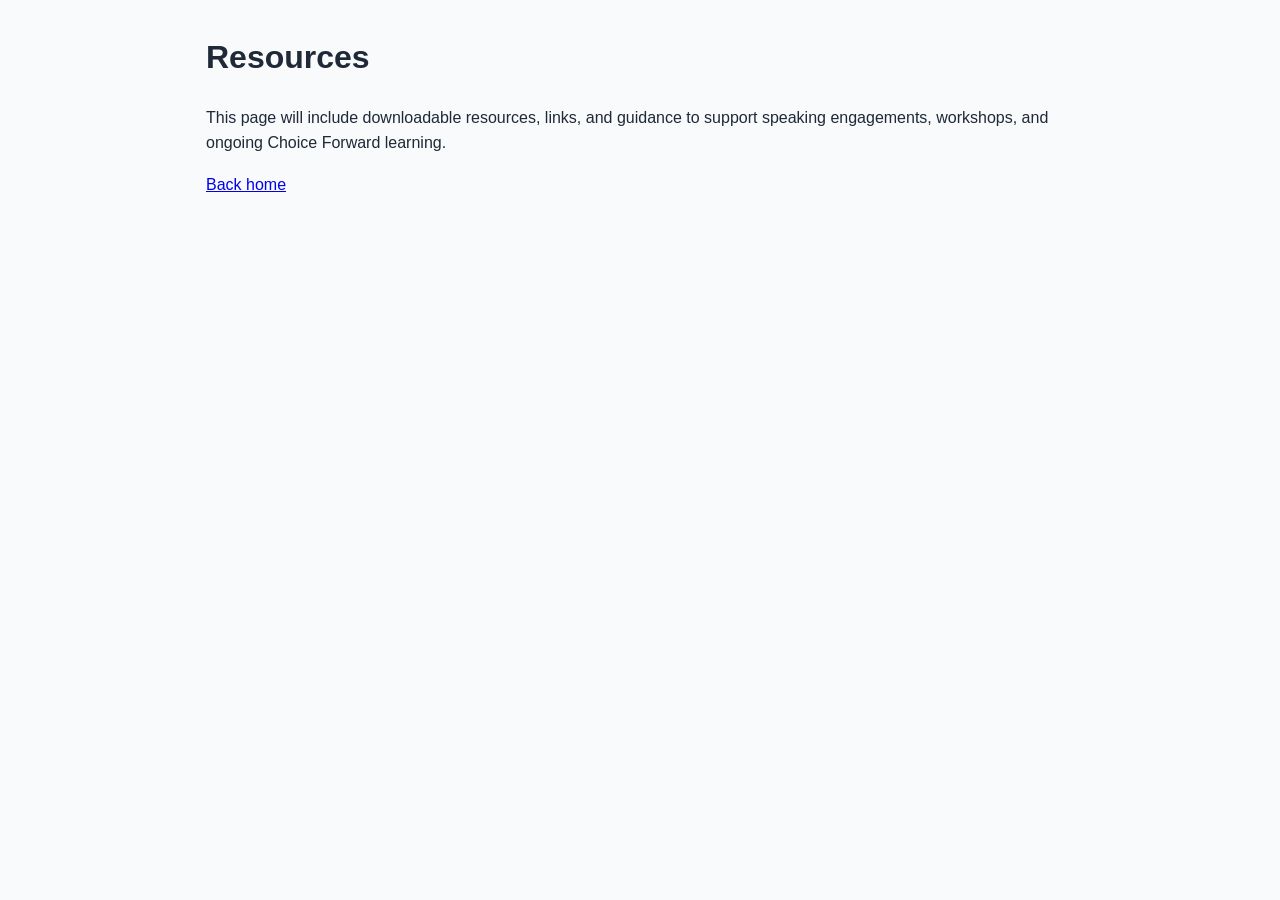
<file: resources.html>
<!doctype html>
<html lang="en">
  <head>
    <meta charset="UTF-8" />
    <meta name="viewport" content="width=device-width, initial-scale=1.0" />
    <title>Resources — Choice Forward</title>
    <meta name="description" content="Resources from Choice Forward for speaking, workshops, and growth-focused learning." />
    <link rel="canonical" href="https://choiceforward.com/resources.html" />
    <meta name="robots" content="noindex,follow" />
    <meta property="og:type" content="website" />
    <meta property="og:url" content="https://choiceforward.com/resources.html" />
    <meta property="og:title" content="Resources — Choice Forward" />
    <meta property="og:description" content="Resources from Choice Forward for speaking, workshops, and growth-focused learning." />
    <meta property="og:image" content="https://choiceforward.com/assets/images/hero/hero-6.jpg" />
    <meta name="twitter:card" content="summary_large_image" />
    <meta name="twitter:title" content="Resources — Choice Forward" />
    <meta name="twitter:description" content="Resources from Choice Forward for speaking, workshops, and growth-focused learning." />
    <meta name="twitter:image" content="https://choiceforward.com/assets/images/hero/hero-6.jpg" />
    <link rel="icon" type="image/svg+xml" href="assets/images/garden-marcus-logos/choice-forward-favicon.svg" />
    <link rel="apple-touch-icon" href="assets/images/garden-marcus-logos/choice-forward-favicon.svg" />
    <link rel="stylesheet" href="css/style.css" />
  </head>
  <body>
    <main>
      <h1>Resources</h1>
      <p>This page will include downloadable resources, links, and guidance to support speaking engagements, workshops, and ongoing Choice Forward learning.</p>
      <p><a href="index.html">Back home</a></p>
    </main>
  </body>
</html>
</file>
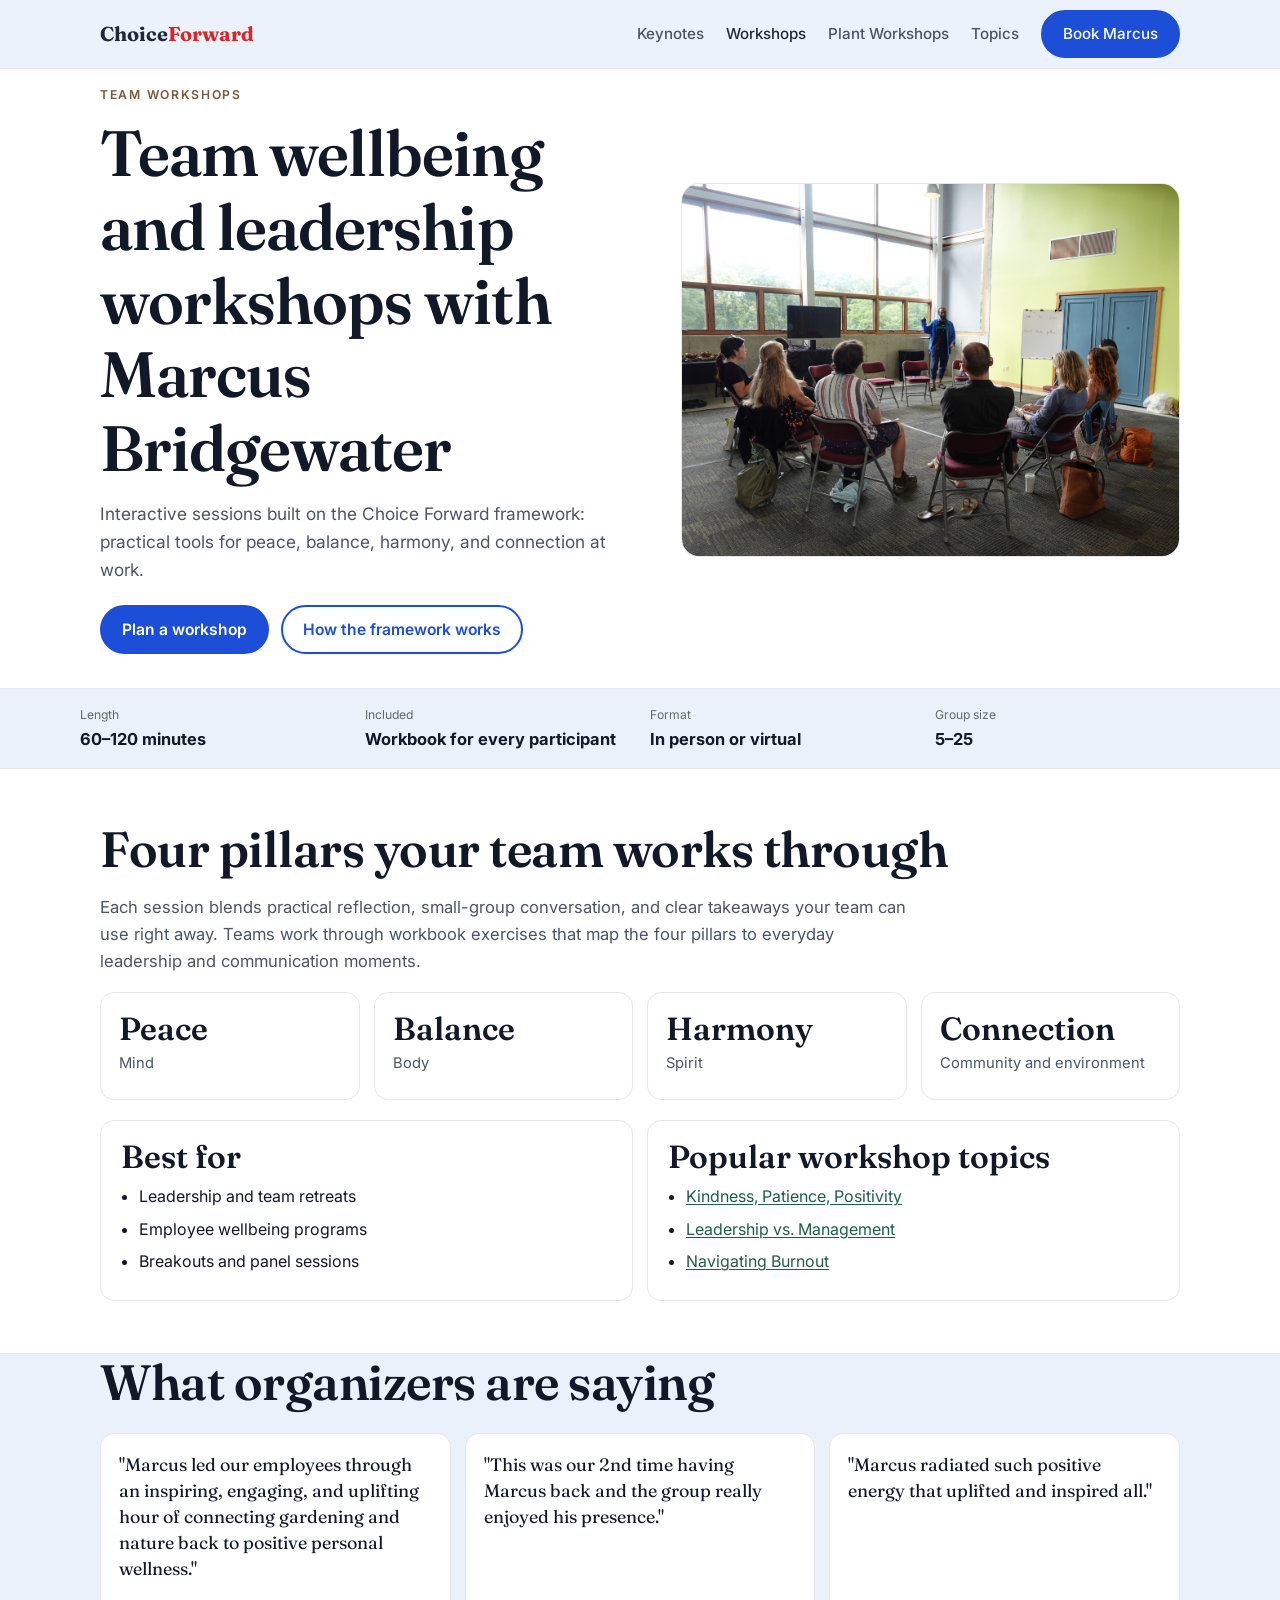
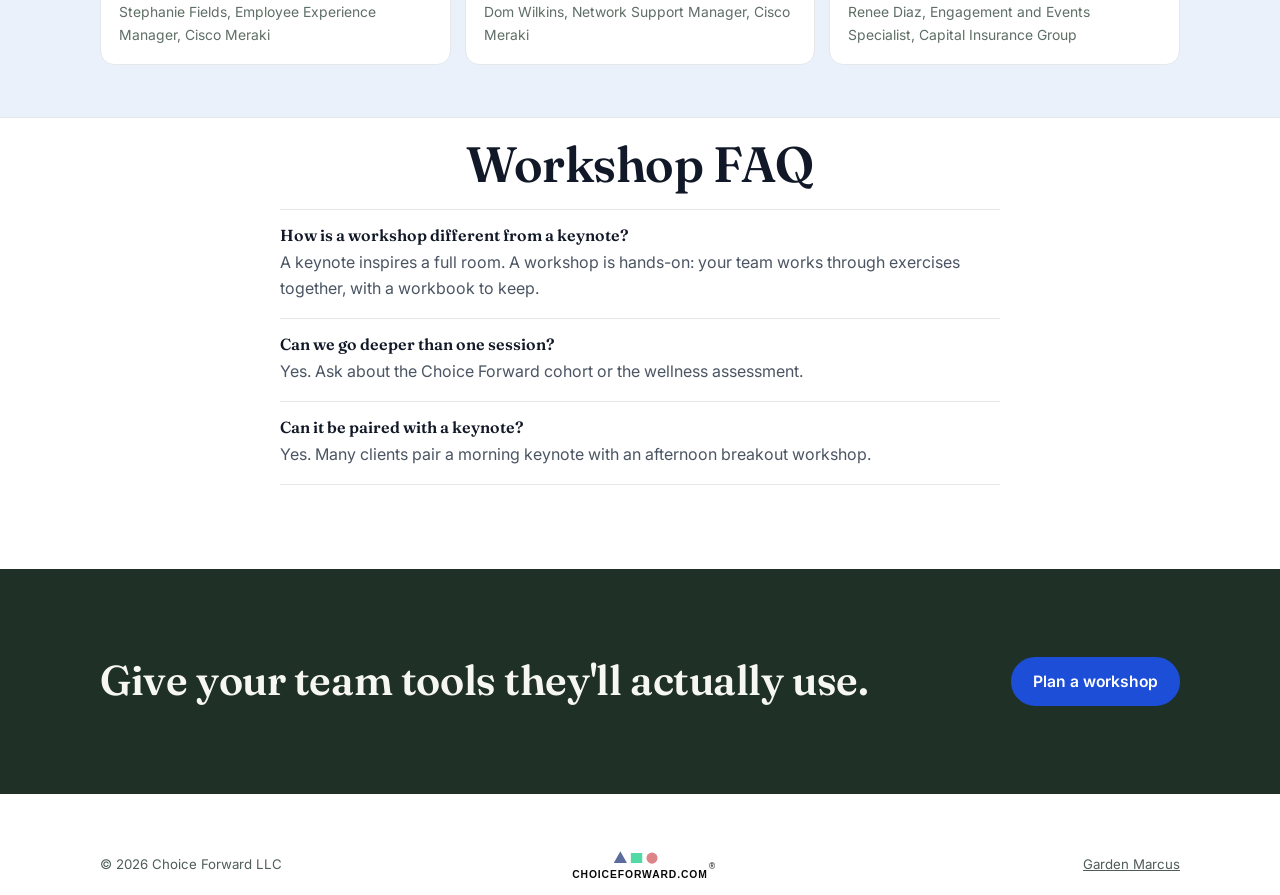
<file: workshops.html>
<!DOCTYPE html>
<html lang="en">
<head>
  <meta charset="UTF-8" />
  <meta name="viewport" content="width=device-width, initial-scale=1.0" />
  <title>Team Workshops with Marcus Bridgewater | Choice Forward</title>
  <meta name="description" content="Book team wellbeing and leadership workshops with Marcus Bridgewater (Garden Marcus). Interactive sessions based on the Choice Forward framework for companies, conferences, and associations." />
  <link rel="canonical" href="https://choiceforward.com/workshops.html" />
  <meta property="og:type" content="website" />
  <meta property="og:url" content="https://choiceforward.com/workshops.html" />
  <meta property="og:title" content="Team Workshops with Marcus Bridgewater | Choice Forward" />
  <meta property="og:description" content="Book team wellbeing and leadership workshops with Marcus Bridgewater (Garden Marcus). Interactive sessions based on the Choice Forward framework for companies, conferences, and associations." />
  <meta property="og:image" content="https://choiceforward.com/assets/images/hero/hero-2.jpg" />
  <meta name="twitter:card" content="summary_large_image" />
  <meta name="twitter:title" content="Team Workshops with Marcus Bridgewater | Choice Forward" />
  <meta name="twitter:description" content="Book team wellbeing and leadership workshops with Marcus Bridgewater (Garden Marcus). Interactive sessions based on the Choice Forward framework for companies, conferences, and associations." />
  <meta name="twitter:image" content="https://choiceforward.com/assets/images/hero/hero-2.jpg" />
  <link rel="icon" type="image/svg+xml" href="assets/images/garden-marcus-logos/choice-forward-favicon.svg" />
  <link rel="apple-touch-icon" href="assets/images/garden-marcus-logos/choice-forward-favicon.svg" />
  <link rel="preconnect" href="https://fonts.googleapis.com" />
  <link rel="preconnect" href="https://fonts.gstatic.com" crossorigin />
  <link href="https://fonts.googleapis.com/css2?family=Fraunces:opsz,wght@9..144,600;9..144,700&family=Inter:wght@400;500;600&display=swap" rel="stylesheet" />
  <style>
    :root {
      --forest: #1f2937;
      --forest-2: #2563eb;
      --moss: #22c55e;
      --leaf-dark: #166534;
      --leaf-soft: #ecfdf3;
      --cream: #ffffff;
      --paper: #ffffff;
      --clay: #dc2626;
      --clay-dark: #b91c1c;
      --ink: #111827;
      --muted: #4b5563;
      --line: #e5e7eb;
      --radius: 14px;
      --max: 1120px;
      --serif: "Fraunces", Georgia, serif;
      --sans: "Inter", system-ui, -apple-system, sans-serif;
    }

    * { box-sizing: border-box; margin: 0; padding: 0; }
    html { scroll-behavior: smooth; }
    body { font-family: var(--sans); background: var(--cream); color: var(--ink); line-height: 1.6; }
    a { color: inherit; }
    img { max-width: 100%; display: block; }
    .wrap { max-width: var(--max); margin: 0 auto; padding: 0 20px; }
    h1, h2, h3 { font-family: var(--serif); line-height: 1.15; font-weight: 600; }

    .nav {
      position: sticky;
      top: 0;
      z-index: 50;
      background: rgba(234, 241, 251, .92);
      backdrop-filter: blur(8px);
      border-bottom: 1px solid var(--line);
    }
    .nav .wrap { min-height: 68px; display: flex; align-items: center; justify-content: space-between; }
    .logo { font-family: var(--serif); font-weight: 700; font-size: 1.25rem; text-decoration: none; color: var(--forest); }
    .logo span { color: var(--clay); }
    .nav ul { list-style: none; display: flex; align-items: center; gap: 22px; }
    .nav ul a { text-decoration: none; color: var(--muted); font-size: .95rem; font-weight: 500; }
    .nav ul a:hover,
    .nav ul a.active { color: var(--forest); }
    .nav .btn-primary { color: #ffffff; }

    .btn {
      display: inline-block;
      padding: 10px 20px;
      border-radius: 999px;
      text-decoration: none;
      font-weight: 600;
      font-size: .98rem;
      border: 2px solid transparent;
      transition: transform .15s ease, background .15s ease;
    }
    .btn:hover { transform: translateY(-1px); }
    .btn-primary { background: #1d4ed8; color: #fff; border-color: #1d4ed8; }
    .btn-primary:hover { background: #1e40af; border-color: #1e40af; }
    .btn-ghost { border-color: #1d4ed8; color: #1d4ed8; background: transparent; }

    main { padding-bottom: 46px; }
    section { padding: 52px 0; }
    .eyebrow {
      text-transform: uppercase;
      letter-spacing: .14em;
      font-size: .76rem;
      font-weight: 600;
      color: #7a5a34;
      margin-bottom: 12px;
    }

    .hero { padding: 16px 0 0; }
    .breadcrumb {
      display: inline-flex;
      align-items: center;
      gap: 6px;
      font-size: .87rem;
      color: var(--muted);
      text-decoration: none;
      margin-bottom: 20px;
    }
    .breadcrumb:hover { color: var(--forest-2); }
    .hero-grid {
      display: grid;
      grid-template-columns: 1fr .95fr;
      gap: 56px;
      align-items: center;
    }
    .hero h1 { font-size: clamp(2.3rem, 5.2vw, 4rem); margin-bottom: 16px; letter-spacing: -.015em; }
    .hero .lede { max-width: 620px; color: var(--muted); font-size: 1.08rem; margin-bottom: 22px; }
    .hero-ctas { display: flex; flex-wrap: wrap; gap: 12px; }
    .hero-image {
      border-radius: 18px;
      overflow: hidden;
      border: 1px solid var(--line);
      background: var(--paper);
      aspect-ratio: 4 / 3;
    }
    .hero-image img { width: 100%; height: 100%; object-fit: cover; object-position: center 42%; }

    .facts {
      border-top: 1px solid var(--line);
      border-bottom: 1px solid var(--line);
      background: #eaf1fb;
      margin-top: 34px;
    }
    .facts-grid {
      display: grid;
      grid-template-columns: repeat(4, 1fr);
      gap: 20px;
      padding: 16px 0;
    }
    .fact small { display: block; color: #5f6e67; font-size: .76rem; margin-bottom: 2px; }
    .fact strong { font-size: 1.03rem; line-height: 1.35; }

    h2 { font-size: clamp(2rem, 4vw, 3.1rem); margin-bottom: 16px; letter-spacing: -.01em; }
    .copy { color: var(--muted); font-size: 1.04rem; max-width: 820px; }

    .pillars {
      display: grid;
      grid-template-columns: repeat(4, 1fr);
      gap: 14px;
      margin-top: 18px;
    }
    .pillar {
      border: 1px solid var(--line);
      border-radius: var(--radius);
      background: var(--paper);
      padding: 18px;
      min-height: 108px;
    }
    .pillar h3 { font-size: 2rem; margin-bottom: 4px; }
    .pillar p { color: var(--muted); font-size: .92rem; }

    .duo {
      display: grid;
      grid-template-columns: 1fr 1fr;
      gap: 14px;
      margin-top: 20px;
    }
    .panel {
      background: var(--paper);
      border: 1px solid var(--line);
      border-radius: var(--radius);
      padding: 18px 20px;
    }
    .panel h3 { font-size: 2rem; margin-bottom: 8px; }
    .panel ul { padding-left: 18px; }
    .panel li { margin: 7px 0; }
    .panel a { color: #1f5f46; text-underline-offset: 2px; }

    .quotes {
      display: grid;
      grid-template-columns: repeat(3, 1fr);
      gap: 14px;
      margin-top: 22px;
    }
    .quotes-section {
      background: #eaf1fb;
      border-top: 1px solid var(--line);
      border-bottom: 1px solid var(--line);
    }
    .quote {
      background: var(--paper);
      border: 1px solid var(--line);
      border-radius: var(--radius);
      padding: 18px;
      display: flex;
      flex-direction: column;
      justify-content: space-between;
      min-height: 232px;
    }
    .quote p { font-family: var(--serif); font-size: 1.12rem; line-height: 1.45; }
    .quote cite { display: block; margin-top: 10px; color: #5f6e67; font-style: normal; font-size: .87rem; }

    .faq {
      max-width: 760px;
      margin: 0 auto;
      padding-top: 18px;
    }
    .faq h2 { text-align: center; margin-bottom: 16px; }
    .faq-item {
      border-top: 1px solid var(--line);
      padding: 16px 0;
    }
    .faq-item:last-child { border-bottom: 1px solid var(--line); }
    .faq-item h3 { font-size: 1rem; margin-bottom: 6px; }
    .faq-item p { color: var(--muted); }

    .cta {
      margin-top: 32px;
      background: #1f3026;
      color: #f7f7f2;
      border-radius: 0;
    }
    .cta .wrap {
      padding: 36px 20px;
      display: flex;
      align-items: center;
      justify-content: space-between;
      gap: 20px;
      flex-wrap: wrap;
    }
    .cta h2 { margin: 0; font-size: clamp(1.65rem, 4vw, 2.6rem); }

    footer {
      position: relative;
      padding: 14px 0 20px;
      font-size: .83rem;
      color: #4f5d57;
    }
    footer .wrap {
      display: flex;
      justify-content: space-between;
      align-items: center;
      gap: 12px;
      flex-wrap: wrap;
    }
    .footer-center-logo {
      position: absolute;
      left: 50%;
      bottom: 4px;
      transform: translateX(-50%);
      display: block;
      width: clamp(96px, 12vw, 150px);
      height: auto;
      opacity: .96;
      pointer-events: none;
    }

    @media (max-width: 980px) {
      .hero-grid { grid-template-columns: 1fr; }
      .facts-grid,
      .pillars { grid-template-columns: repeat(2, 1fr); }
      .duo,
      .quotes { grid-template-columns: 1fr; }
    }

    @media (max-width: 740px) {
      .nav ul li:nth-child(-n+3) { display: none; }
      .pillars,
      .facts-grid { grid-template-columns: 1fr; }
      .footer-center-logo { width: 96px; }
    }
  </style>

  <script type="application/ld+json">
  {
    "@context": "https://schema.org",
    "@type": "Service",
    "name": "Team Workshops by Marcus Bridgewater",
    "provider": {
      "@type": "Organization",
      "name": "Choice Forward",
      "url": "https://choiceforward.com"
    },
    "serviceType": "Leadership and wellbeing workshop",
    "areaServed": "United States",
    "audience": {
      "@type": "Audience",
      "audienceType": "Companies, conference attendees, associations, schools"
    },
    "url": "https://choiceforward.com/workshops.html",
    "description": "Interactive team wellbeing and leadership workshops with Marcus Bridgewater, built on the Choice Forward framework."
  }
  </script>
  <script type="application/ld+json">
  {
    "@context": "https://schema.org",
    "@type": "FAQPage",
    "mainEntity": [
      {
        "@type": "Question",
        "name": "How is a workshop different from a keynote?",
        "acceptedAnswer": {
          "@type": "Answer",
          "text": "A keynote inspires a full room. A workshop is hands-on: your team works through exercises together, with a workbook to keep."
        }
      },
      {
        "@type": "Question",
        "name": "Can we go deeper than one session?",
        "acceptedAnswer": {
          "@type": "Answer",
          "text": "Yes. Ask about the Choice Forward cohort or the wellness assessment."
        }
      },
      {
        "@type": "Question",
        "name": "Can it be paired with a keynote?",
        "acceptedAnswer": {
          "@type": "Answer",
          "text": "Yes. Many clients pair a morning keynote with an afternoon breakout workshop."
        }
      }
    ]
  }
  </script>
</head>
<body>
  <nav class="nav">
    <div class="wrap">
      <a href="index.html" class="logo">Choice<span>Forward</span></a>
      <ul>
        <li><a href="keynotes.html">Keynotes</a></li>
        <li><a href="workshops.html" class="active">Workshops</a></li>
        <li><a href="plant-workshops.html">Plant Workshops</a></li>
        <li><a href="#workshop-topics">Topics</a></li>
        <li><a href="book.html" class="btn btn-primary">Book Marcus</a></li>
      </ul>
    </div>
  </nav>

  <main>
    <section class="hero">
      <div class="wrap">
        <div class="hero-grid">
          <div>
            <p class="eyebrow">Team workshops</p>
            <h1>Team wellbeing and leadership workshops with Marcus Bridgewater</h1>
            <p class="lede">Interactive sessions built on the Choice Forward framework: practical tools for peace, balance, harmony, and connection at work.</p>
            <div class="hero-ctas">
              <a href="book.html" class="btn btn-primary">Plan a workshop</a>
              <a href="index.html#framework" class="btn btn-ghost">How the framework works</a>
            </div>
          </div>
          <figure class="hero-image">
            <img src="assets/images/hero/hero-2.jpg" alt="Marcus Bridgewater facilitating a workshop with a small group" loading="eager" />
          </figure>
        </div>
      </div>

      <div class="facts">
        <div class="wrap facts-grid">
          <div class="fact">
            <small>Length</small>
            <strong>60–120 minutes</strong>
          </div>
          <div class="fact">
            <small>Included</small>
            <strong>Workbook for every participant</strong>
          </div>
          <div class="fact">
            <small>Format</small>
            <strong>In person or virtual</strong>
          </div>
          <div class="fact">
            <small>Group size</small>
            <strong>5–25</strong>
          </div>
        </div>
      </div>
    </section>

    <section>
      <div class="wrap">
        <h2>Four pillars your team works through</h2>
        <p class="copy">Each session blends practical reflection, small-group conversation, and clear takeaways your team can use right away. Teams work through workbook exercises that map the four pillars to everyday leadership and communication moments.</p>

        <div class="pillars">
          <article class="pillar">
            <h3>Peace</h3>
            <p>Mind</p>
          </article>
          <article class="pillar">
            <h3>Balance</h3>
            <p>Body</p>
          </article>
          <article class="pillar">
            <h3>Harmony</h3>
            <p>Spirit</p>
          </article>
          <article class="pillar">
            <h3>Connection</h3>
            <p>Community and environment</p>
          </article>
        </div>

        <div class="duo" id="workshop-topics">
          <aside class="panel">
            <h3>Best for</h3>
            <ul>
              <li>Leadership and team retreats</li>
              <li>Employee wellbeing programs</li>
              <li>Breakouts and panel sessions</li>
            </ul>
          </aside>
          <aside class="panel">
            <h3>Popular workshop topics</h3>
            <ul>
              <li><a href="kindness-patience-positivity.html">Kindness, Patience, Positivity</a></li>
              <li><a href="leadership-vs-management.html">Leadership vs. Management</a></li>
              <li><a href="navigating-burnout.html">Navigating Burnout</a></li>
            </ul>
          </aside>
        </div>
      </div>
    </section>

    <section class="quotes-section" style="padding-top:0;">
      <div class="wrap">
        <h2>What organizers are saying</h2>
        <div class="quotes">
          <article class="quote">
            <p>"Marcus led our employees through an inspiring, engaging, and uplifting hour of connecting gardening and nature back to positive personal wellness."</p>
            <cite>Stephanie Fields, Employee Experience Manager, Cisco Meraki</cite>
          </article>
          <article class="quote">
            <p>"This was our 2nd time having Marcus back and the group really enjoyed his presence."</p>
            <cite>Dom Wilkins, Network Support Manager, Cisco Meraki</cite>
          </article>
          <article class="quote">
            <p>"Marcus radiated such positive energy that uplifted and inspired all."</p>
            <cite>Renee Diaz, Engagement and Events Specialist, Capital Insurance Group</cite>
          </article>
        </div>
      </div>
    </section>

    <section style="padding-top:0;">
      <div class="wrap faq">
        <h2>Workshop FAQ</h2>
        <article class="faq-item">
          <h3>How is a workshop different from a keynote?</h3>
          <p>A keynote inspires a full room. A workshop is hands-on: your team works through exercises together, with a workbook to keep.</p>
        </article>
        <article class="faq-item">
          <h3>Can we go deeper than one session?</h3>
          <p>Yes. Ask about the Choice Forward cohort or the wellness assessment.</p>
        </article>
        <article class="faq-item">
          <h3>Can it be paired with a keynote?</h3>
          <p>Yes. Many clients pair a morning keynote with an afternoon breakout workshop.</p>
        </article>
      </div>
    </section>

    <section class="cta">
      <div class="wrap">
        <h2>Give your team tools they'll actually use.</h2>
        <a href="book.html" class="btn" style="background:#1d4ed8; color:#ffffff; border-color:#1d4ed8;">Plan a workshop</a>
      </div>
    </section>
  </main>

  <footer>
    <div class="wrap">
      <span>© 2026 Choice Forward LLC</span>
      <a href="https://gardenmarcus.com" target="_blank" rel="noopener">Garden Marcus</a>
    </div>
    <img class="footer-center-logo" src="assets/images/garden-marcus-logos/Choice%20Forward%20Bottom%20Logo.svg" alt="Choice Forward logo" loading="lazy" />
  </footer>
</body>
</html>
</file>
<file: css/style.css>
* {
  box-sizing: border-box;
}

body {
  margin: 0;
  font-family: -apple-system, BlinkMacSystemFont, "Segoe UI", Roboto, Arial, sans-serif;
  line-height: 1.6;
  color: #1f2937;
  background: #f8fafc;
}

header {
  background: #0f172a;
  color: #fff;
  padding: 1rem;
}

header h1 {
  margin: 0 0 0.5rem;
}

nav {
  display: flex;
  flex-wrap: wrap;
  gap: 0.75rem;
}

nav a {
  color: #bfdbfe;
  text-decoration: none;
}

main {
  max-width: 900px;
  margin: 2rem auto;
  padding: 0 1rem;
}

footer {
  border-top: 1px solid #e2e8f0;
  padding: 1rem;
  text-align: center;
}
</file>
